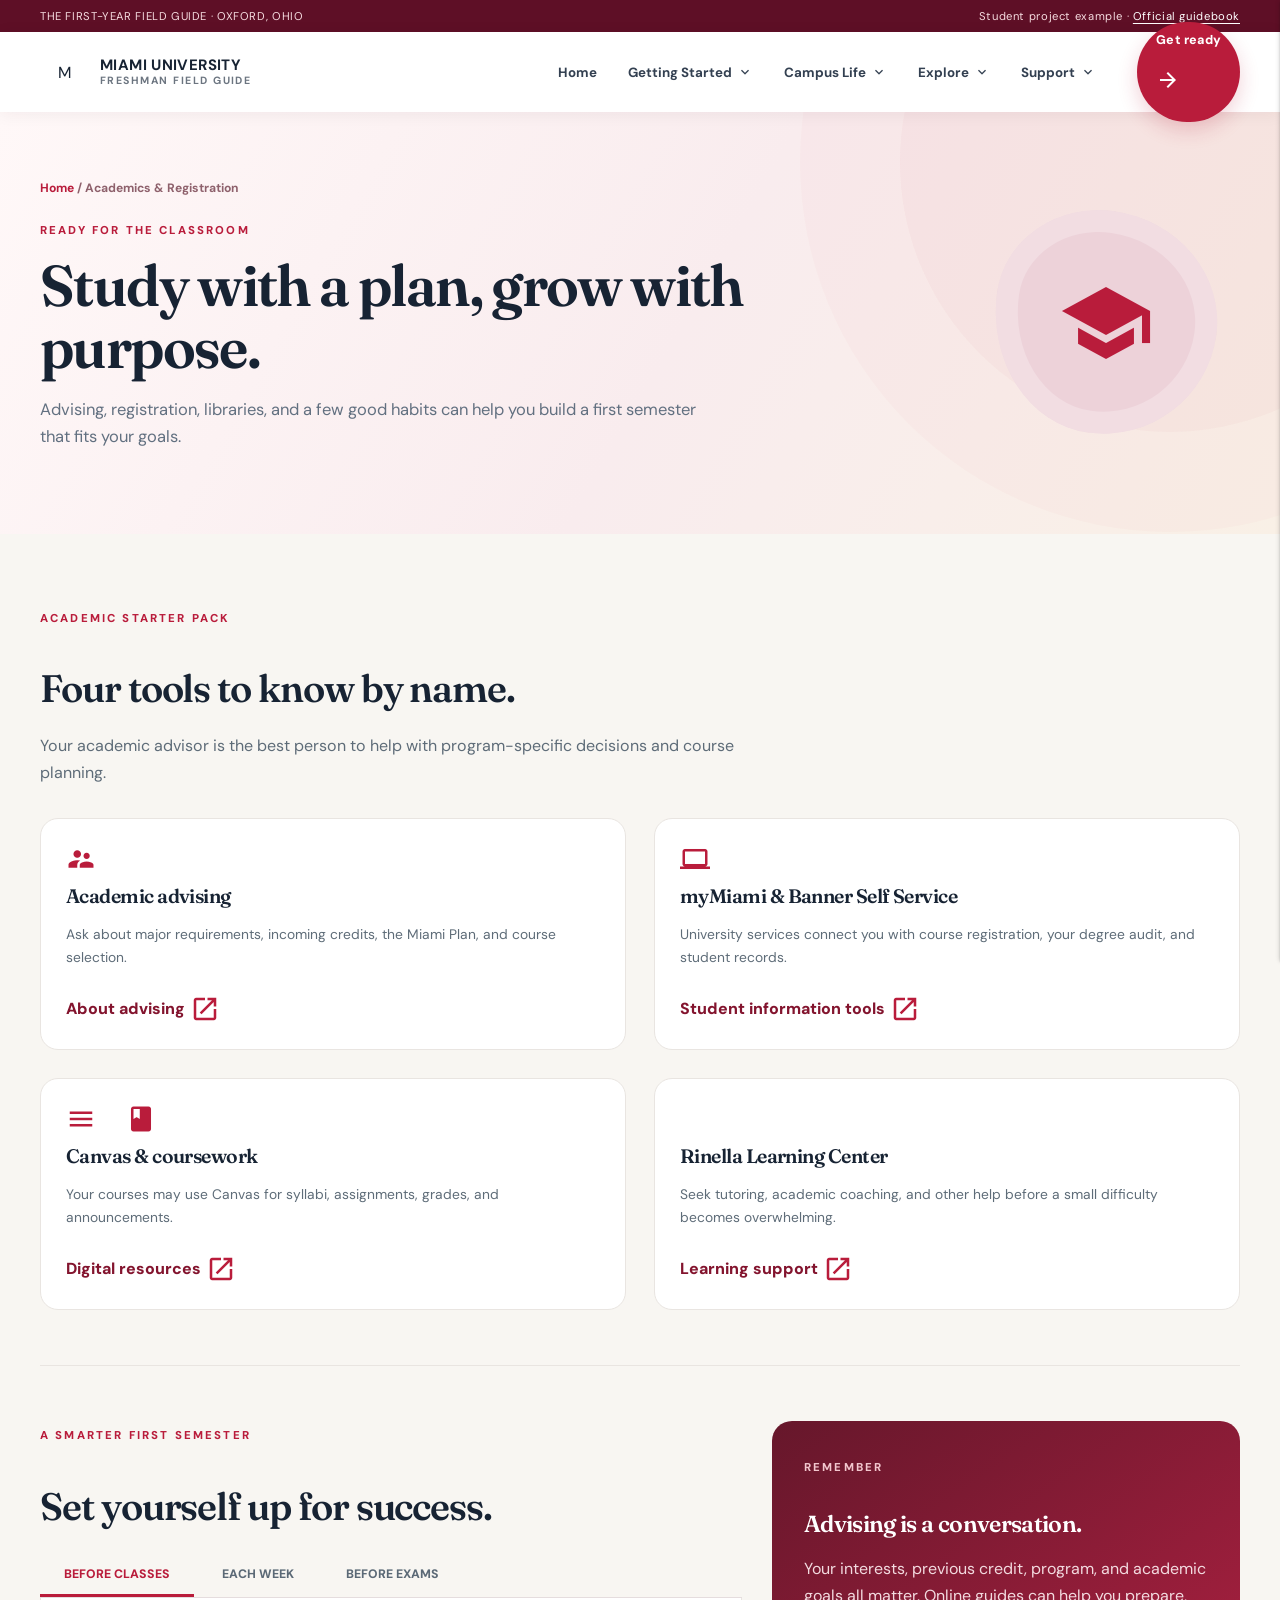
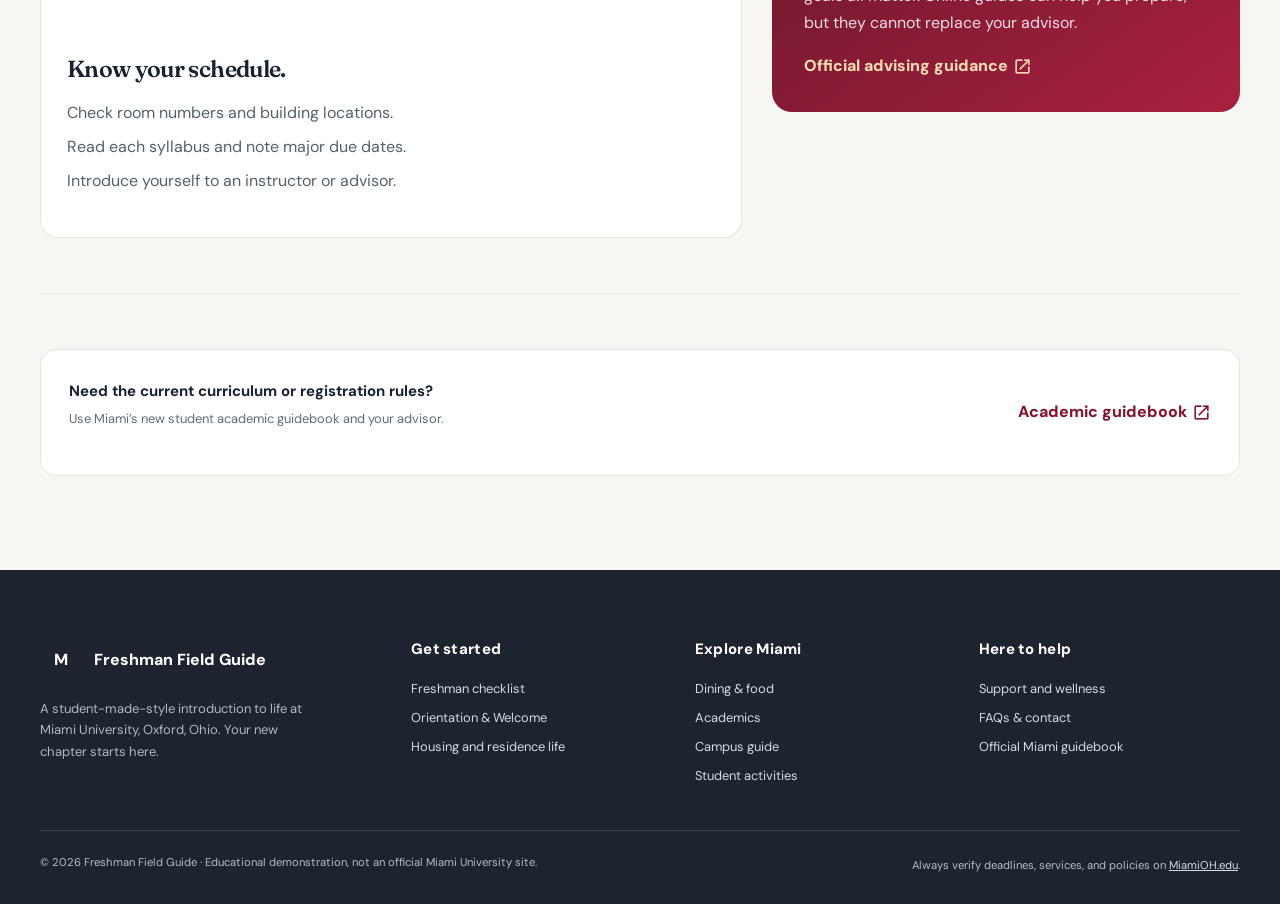
<file: academics.html>
<!DOCTYPE html>
<html lang="en">

<head>
    <meta charset="utf-8" />
    <meta name="viewport" content="width=device-width, initial-scale=1.0" />
    <title>Academics &amp; Registration | Miami Freshman Field Guide</title>
    <meta name="description" content="First-semester planning, student systems and academic support." />
    <link rel="icon" type="image/svg+xml" href="assets/favicon.svg" />
    <link rel="preconnect" href="https://fonts.googleapis.com" />
    <link rel="preconnect" href="https://fonts.gstatic.com" crossorigin />
    <link href="https://fonts.googleapis.com/css2?family=DM+Sans:wght@400;500;600;700;800&family=Fraunces:opsz,wght@9..144,500;9..144,600;9..144,700&display=swap" rel="stylesheet" />
    <link href="https://fonts.googleapis.com/icon?family=Material+Icons" rel="stylesheet" />
    <!-- Materialize CSS 1.0.0, from the official getting-started documentation -->
    <link rel="stylesheet" href="https://cdnjs.cloudflare.com/ajax/libs/materialize/1.0.0/css/materialize.min.css" />
    <link rel="stylesheet" href="css/styles.css" />
</head>

<body>
    <a href="#main-content" class="skip-link">Skip to content</a>
    <div class="site-topline">
        <div class="container"><span>THE FIRST-YEAR FIELD GUIDE · OXFORD, OHIO</span><span class="topline-right">Student project example · <a href="https://miamioh.edu/life-at-miami/new-students-orientation/orientation/guidebook/" target="_blank" rel="noopener noreferrer">Official guidebook</a></span></div>
    </div>
    <nav id="site-nav" aria-label="Primary navigation">
        <div class="nav-wrapper container">
            <a href="index.html" class="brand-link" aria-label="Miami Freshman Guide homepage"><span class="brand-mark" aria-hidden="true">M</span><span class="brand-wordmark"><b>MIAMI UNIVERSITY</b><small>FRESHMAN FIELD GUIDE</small></span></a>
            <div class="desktop-links"><a href="index.html" class="">Home</a><a href="#!" class="dropdown-trigger" data-target="drop-0" aria-label="Getting Started menu">Getting Started <i class="material-icons" aria-hidden="true">expand_more</i></a><a href="#!" class="dropdown-trigger" data-target="drop-1" aria-label="Campus Life menu">Campus Life <i class="material-icons" aria-hidden="true">expand_more</i></a><a href="#!" class="dropdown-trigger" data-target="drop-2" aria-label="Explore menu">Explore <i class="material-icons" aria-hidden="true">expand_more</i></a><a href="#!" class="dropdown-trigger" data-target="drop-3" aria-label="Support menu">Support <i class="material-icons" aria-hidden="true">expand_more</i></a></div><a class="nav-cta waves-effect waves-light" href="checklist.html">Get ready <i class="material-icons" aria-hidden="true">arrow_forward</i></a>
            <button type="button" class="menu-button sidenav-trigger" data-target="mobile-nav" aria-label="Open mobile menu" aria-controls="mobile-nav"><i class="material-icons" aria-hidden="true">menu</i></button>
        </div>
    </nav>
    <ul id="drop-0" class="dropdown-content">
        <li><a href="checklist.html">Freshman checklist</a></li>
        <li><a href="orientation.html">Orientation & Welcome</a></li>
    </ul>
    <ul id="drop-1" class="dropdown-content">
        <li><a href="housing.html">Housing & residence life</a></li>
        <li><a href="dining.html">Dining & food</a></li>
        <li><a href="activities.html">Clubs & activities</a></li>
    </ul>
    <ul id="drop-2" class="dropdown-content">
        <li><a href="academics.html">Academics & registration</a></li>
        <li><a href="campus.html">Campus & transportation</a></li>
        <li><a href="oxford.html">Oxford</a></li>        
    </ul>
    <ul id="drop-3" class="dropdown-content">
        <li><a href="support.html">Health & wellness</a></li>
        <li><a href="faq.html">FAQs & contact</a></li>
    </ul>
    <ul class="sidenav" id="mobile-nav" aria-label="Mobile navigation">
        <li>
            <div class="mobile-header"><b>MIAMI FIELD GUIDE</b>
                <p>Everything you need for day one.</p>
            </div>
        </li>
        <li><a href="index.html" class=""><i class="material-icons" aria-hidden="true">home</i> Home</a></li>
        <li>
            <div class="subnav-label">Get started</div>
        </li>
        <li><a href="checklist.html" class=""><i class="material-icons" aria-hidden="true">checklist</i> Freshman Checklist</a></li>
        <li><a href="orientation.html" class=""><i class="material-icons" aria-hidden="true">event</i> Orientation & Welcome</a></li>
        <li>
            <div class="subnav-label">Campus life</div>
        </li>
        <li><a href="housing.html" class=""><i class="material-icons" aria-hidden="true">hotel</i> Housing & Residence Life</a></li>
        <li><a href="dining.html" class=""><i class="material-icons" aria-hidden="true">restaurant</i> Dining & Food</a></li>
        <li>
            <div class="subnav-label">Academics</div>
        </li>
        <li><a href="academics.html" class=""><i class="material-icons" aria-hidden="true">school</i> Academics</a></li>
        <li><a href="campus.html" class=""><i class="material-icons" aria-hidden="true">map</i> Campus & Tranport</a></li>
        <li><a href="oxford.html" class=""><i class="material-icons" aria-hidden="true">local_activity</i> Oxford</a></li>
        <li>
            <div class="subnav-label">Explore</div>
        </li>
        <li><a href="activities.html" class=""><i class="material-icons" aria-hidden="true">groups</i> Clubs & Activities</a></li>
        <li><a href="support.html" class=""><i class="material-icons" aria-hidden="true">favorite</i> Wellness & Support</a></li>
        <li>
            <div class="subnav-label">Ask</div>
        </li>
        <li><a href="faq.html" class=""><i class="material-icons" aria-hidden="true">help_outline</i> FAQs & Contact</a></li>
    </ul>
    <main id="main-content">
        <section class="page-hero">
            <div class="container page-hero-grid">
                <div>
                    <div class="breadcrumbs"><a href="index.html">Home</a> / Academics &amp; Registration</div><span class="eyebrow">READY FOR THE CLASSROOM</span>
                    <h1>Study with a plan, grow with purpose.</h1>
                    <p>Advising, registration, libraries, and a few good habits can help you build a first semester that fits your goals.</p>
                </div>
                <div class="page-hero-icon" aria-hidden="true"><i class="material-icons" aria-hidden="true">school</i></div>
            </div>
        </section>
        <div class="container page-main">
            <div class="section-header"><span class="eyebrow">ACADEMIC STARTER PACK</span>
                <h2>Four tools to know by name.</h2>
                <p>Your academic advisor is the best person to help with program-specific decisions and course planning.</p>
            </div>
            <div class="two-col">
                <article class="info-card"><i class="material-icons" aria-hidden="true">supervisor_account</i>
                    <h3>Academic advising</h3>
                    <p>Ask about major requirements, incoming credits, the Miami Plan, and course selection.</p>
                    <div><a class="text-link" href="https://miamioh.edu/life-at-miami/new-students-orientation/orientation/guidebook/advising.html" target="_blank" rel="noopener noreferrer">About advising <i class="material-icons" aria-hidden="true">open_in_new</i></a></div>
                </article>
                <article class="info-card"><i class="material-icons" aria-hidden="true">computer</i>
                    <h3>myMiami &amp; Banner Self Service</h3>
                    <p>University services connect you with course registration, your degree audit, and student records.</p>
                    <div><a class="text-link" href="https://miamioh.edu/life-at-miami/new-students-orientation/orientation/guidebook/e-information.html" target="_blank" rel="noopener noreferrer">Student information tools <i class="material-icons" aria-hidden="true">open_in_new</i></a></div>
                </article>
                <article class="info-card"><i class="material-icons" aria-hidden="true">menu_book</i>
                    <h3>Canvas &amp; coursework</h3>
                    <p>Your courses may use Canvas for syllabi, assignments, grades, and announcements.</p>
                    <div><a class="text-link" href="https://miamioh.edu/life-at-miami/new-students-orientation/orientation/guidebook/e-information.html" target="_blank" rel="noopener noreferrer">Digital resources <i class="material-icons" aria-hidden="true">open_in_new</i></a></div>
                </article>
                <article class="info-card"><i class="material-icons" aria-hidden="true">support_agent</i>
                    <h3>Rinella Learning Center</h3>
                    <p>Seek tutoring, academic coaching, and other help before a small difficulty becomes overwhelming.</p>
                    <div><a class="text-link" href="https://miamioh.edu/centers-institutes/rinella-learning-center/" target="_blank" rel="noopener noreferrer">Learning support <i class="material-icons" aria-hidden="true">open_in_new</i></a></div>
                </article>
            </div>
            <hr class="section-break" />
            <div class="split-col">
                <section><span class="eyebrow">A SMARTER FIRST SEMESTER</span>
                    <h2>Set yourself up for success.</h2>
                    <ul id="academic-tabs" class="tabs">
                        <li class="tab"><a href="#startterm">Before classes</a></li>
                        <li class="tab"><a href="#duringterm">Each week</a></li>
                        <li class="tab"><a href="#beforeexam">Before exams</a></li>
                    </ul>
                    <div id="startterm" class="tab-body">
                        <h3>Know your schedule.</h3>
                        <ul class="clean-list">
                            <li>Check room numbers and building locations.</li>
                            <li>Read each syllabus and note major due dates.</li>
                            <li>Introduce yourself to an instructor or advisor.</li>
                        </ul>
                    </div>
                    <div id="duringterm" class="tab-body">
                        <h3>Build consistency.</h3>
                        <ul class="clean-list">
                            <li>Use a calendar for classes, deadlines, and study blocks.</li>
                            <li>Review notes for 15–20 minutes after class.</li>
                            <li>Ask questions in office hours when something is unclear.</li>
                        </ul>
                    </div>
                    <div id="beforeexam" class="tab-body">
                        <h3>Study actively.</h3>
                        <ul class="clean-list">
                            <li>Practice with sample problems and self-quizzes.</li>
                            <li>Start early rather than cramming the night before.</li>
                            <li>Use tutoring, study groups, and structured breaks.</li>
                        </ul>
                    </div>
                </section>
                <aside class="panel-highlight"><span class="eyebrow light">REMEMBER</span>
                    <h3>Advising is a conversation.</h3>
                    <p>Your interests, previous credit, program, and academic goals all matter. Online guides can help you prepare, but they cannot replace your advisor.</p><a class="text-link" href="https://miamioh.edu/life-at-miami/new-students-orientation/orientation/guidebook/advising.html" target="_blank" rel="noopener noreferrer">Official advising guidance <i class="material-icons" aria-hidden="true">open_in_new</i></a>
                </aside>
            </div>
            <hr class="section-break" />
            <div class="sources-strip">
                <div><b>Need the current curriculum or registration rules?</b>
                    <p class="small-note">Use Miami’s new student academic guidebook and your advisor.</p>
                </div><a class="text-link" href="https://miamioh.edu/life-at-miami/new-students-orientation/orientation/guidebook/" target="_blank" rel="noopener noreferrer">Academic guidebook <i class="material-icons" aria-hidden="true">open_in_new</i></a>
            </div>
        </div>
    </main>
    <footer class="site-footer">
        <div class="container">
            <div class="footer-grid">
                <div>
                    <div class="footer-brand"><span class="brand-mark" aria-hidden="true">M</span><span>Freshman Field Guide</span></div>
                    <p>A student-made-style introduction to life at Miami University, Oxford, Ohio. Your new chapter starts here.</p>
                </div>
                <div>
                    <h3>Get started</h3><a href="checklist.html">Freshman checklist</a><a href="orientation.html">Orientation & Welcome</a><a href="housing.html">Housing and residence life</a>
                </div>
                <div>
                    <h3>Explore Miami</h3><a href="dining.html">Dining & food</a><a href="academics.html">Academics</a><a href="campus.html">Campus guide</a><a href="activities.html">Student activities</a>
                </div>
                <div>
                    <h3>Here to help</h3><a href="support.html">Support and wellness</a><a href="faq.html">FAQs & contact</a><a href="https://miamioh.edu/life-at-miami/new-students-orientation/orientation/guidebook/" target="_blank" rel="noopener noreferrer">Official Miami guidebook</a>
                </div>
            </div>
            <div class="footer-bottom"><span>© 2026 Freshman Field Guide · Educational demonstration, not an official Miami University site.</span><span>Always verify deadlines, services, and policies on <a href="https://miamioh.edu/" target="_blank" rel="noopener noreferrer">MiamiOH.edu</a>.</span></div>
        </div>
    </footer>
    <!-- Materialize JavaScript must load before our custom JavaScript -->
    <script src="https://cdnjs.cloudflare.com/ajax/libs/materialize/1.0.0/js/materialize.min.js"></script>
    <script src="js/main.js"></script>
</body>

</html>
</file>
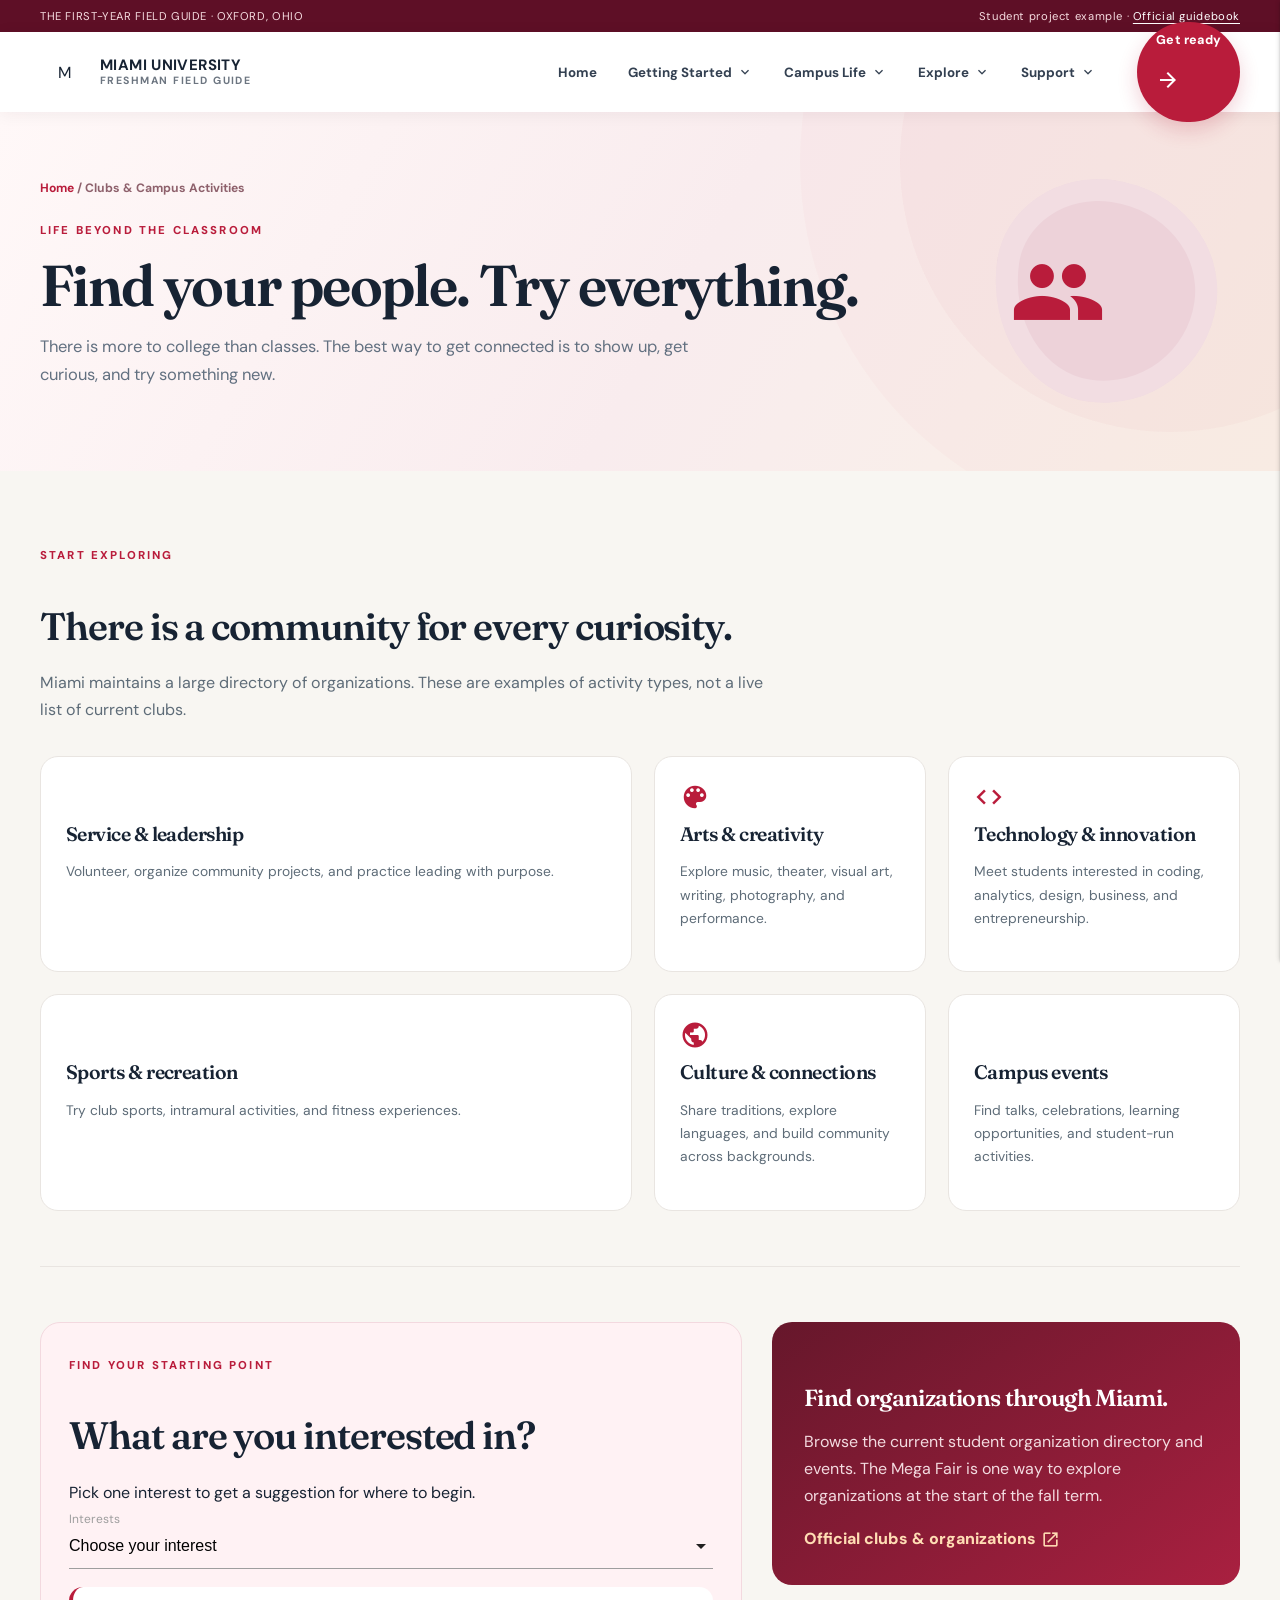
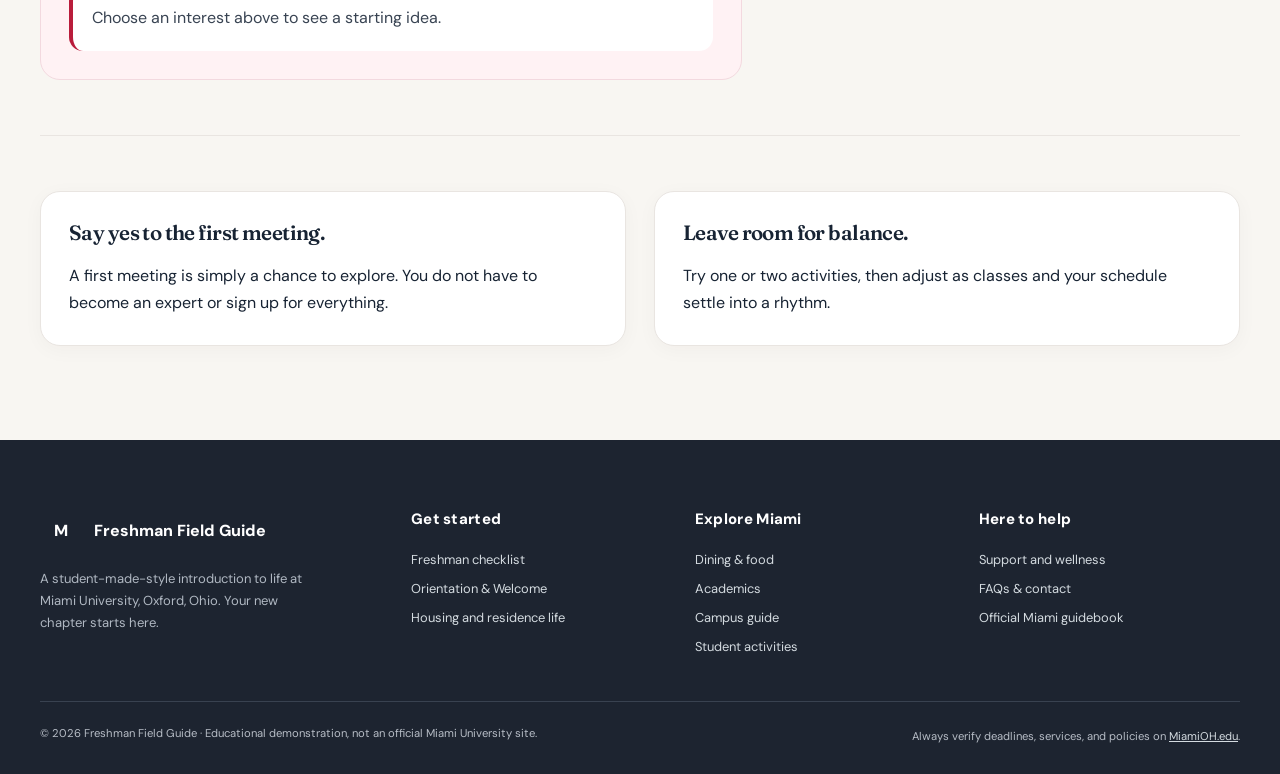
<file: activities.html>
<!DOCTYPE html>
<html lang="en">

<head>
    <meta charset="utf-8" />
    <meta name="viewport" content="width=device-width, initial-scale=1.0" />
    <title>Clubs &amp; Activities | Miami Freshman Field Guide</title>
    <meta name="description" content="Find activities and try an interactive student club interest picker." />
    <link rel="icon" type="image/svg+xml" href="assets/favicon.svg" />
    <link rel="preconnect" href="https://fonts.googleapis.com" />
    <link rel="preconnect" href="https://fonts.gstatic.com" crossorigin />
    <link href="https://fonts.googleapis.com/css2?family=DM+Sans:wght@400;500;600;700;800&family=Fraunces:opsz,wght@9..144,500;9..144,600;9..144,700&display=swap" rel="stylesheet" />
    <link href="https://fonts.googleapis.com/icon?family=Material+Icons" rel="stylesheet" />
    <!-- Materialize CSS 1.0.0, from the official getting-started documentation -->
    <link rel="stylesheet" href="https://cdnjs.cloudflare.com/ajax/libs/materialize/1.0.0/css/materialize.min.css" />
    <link rel="stylesheet" href="css/styles.css" />
</head>

<body>
    <a href="#main-content" class="skip-link">Skip to content</a>
    <div class="site-topline">
        <div class="container"><span>THE FIRST-YEAR FIELD GUIDE · OXFORD, OHIO</span><span class="topline-right">Student project example · <a href="https://miamioh.edu/life-at-miami/new-students-orientation/orientation/guidebook/" target="_blank" rel="noopener noreferrer">Official guidebook</a></span></div>
    </div>
    <nav id="site-nav" aria-label="Primary navigation">
        <div class="nav-wrapper container">
            <a href="index.html" class="brand-link" aria-label="Miami Freshman Guide homepage"><span class="brand-mark" aria-hidden="true">M</span><span class="brand-wordmark"><b>MIAMI UNIVERSITY</b><small>FRESHMAN FIELD GUIDE</small></span></a>
            <div class="desktop-links"><a href="index.html" class="">Home</a><a href="#!" class="dropdown-trigger" data-target="drop-0" aria-label="Getting Started menu">Getting Started <i class="material-icons" aria-hidden="true">expand_more</i></a><a href="#!" class="dropdown-trigger" data-target="drop-1" aria-label="Campus Life menu">Campus Life <i class="material-icons" aria-hidden="true">expand_more</i></a><a href="#!" class="dropdown-trigger" data-target="drop-2" aria-label="Explore menu">Explore <i class="material-icons" aria-hidden="true">expand_more</i></a><a href="#!" class="dropdown-trigger" data-target="drop-3" aria-label="Support menu">Support <i class="material-icons" aria-hidden="true">expand_more</i></a></div><a class="nav-cta waves-effect waves-light" href="checklist.html">Get ready <i class="material-icons" aria-hidden="true">arrow_forward</i></a>
            <button type="button" class="menu-button sidenav-trigger" data-target="mobile-nav" aria-label="Open mobile menu" aria-controls="mobile-nav"><i class="material-icons" aria-hidden="true">menu</i></button>
        </div>
    </nav>
    <ul id="drop-0" class="dropdown-content">
        <li><a href="checklist.html">Freshman checklist</a></li>
        <li><a href="orientation.html">Orientation & Welcome</a></li>
    </ul>
    <ul id="drop-1" class="dropdown-content">
        <li><a href="housing.html">Housing & residence life</a></li>
        <li><a href="dining.html">Dining & food</a></li>
        <li><a href="activities.html">Clubs & activities</a></li>
    </ul>
    <ul id="drop-2" class="dropdown-content">
        <li><a href="academics.html">Academics & registration</a></li>
        <li><a href="campus.html">Campus & transportation</a></li>
        <li><a href="oxford.html">Oxford</a></li>        
    </ul>
    <ul id="drop-3" class="dropdown-content">
        <li><a href="support.html">Health & wellness</a></li>
        <li><a href="faq.html">FAQs & contact</a></li>
    </ul>
    <ul class="sidenav" id="mobile-nav" aria-label="Mobile navigation">
        <li>
            <div class="mobile-header"><b>MIAMI FIELD GUIDE</b>
                <p>Everything you need for day one.</p>
            </div>
        </li>
        <li><a href="index.html" class=""><i class="material-icons" aria-hidden="true">home</i> Home</a></li>
        <li>
            <div class="subnav-label">Get started</div>
        </li>
        <li><a href="checklist.html" class=""><i class="material-icons" aria-hidden="true">checklist</i> Freshman Checklist</a></li>
        <li><a href="orientation.html" class=""><i class="material-icons" aria-hidden="true">event</i> Orientation & Welcome</a></li>
        <li>
            <div class="subnav-label">Campus life</div>
        </li>
        <li><a href="housing.html" class=""><i class="material-icons" aria-hidden="true">hotel</i> Housing & Residence Life</a></li>
        <li><a href="dining.html" class=""><i class="material-icons" aria-hidden="true">restaurant</i> Dining & Food</a></li>
        <li>
            <div class="subnav-label">Academics</div>
        </li>
        <li><a href="academics.html" class=""><i class="material-icons" aria-hidden="true">school</i> Academics</a></li>
        <li><a href="campus.html" class=""><i class="material-icons" aria-hidden="true">map</i> Campus & Tranport</a></li>
        <li><a href="oxford.html" class=""><i class="material-icons" aria-hidden="true">local_activity</i> Oxford</a></li>
        <li>
            <div class="subnav-label">Explore</div>
        </li>
        <li><a href="activities.html" class="active"><i class="material-icons" aria-hidden="true">groups</i> Clubs & Activities</a></li>
        <li><a href="support.html" class=""><i class="material-icons" aria-hidden="true">favorite</i> Wellness & Support</a></li>
        <li>
            <div class="subnav-label">Ask</div>
        </li>
        <li><a href="faq.html" class=""><i class="material-icons" aria-hidden="true">help_outline</i> FAQs & Contact</a></li>
    </ul>
    <main id="main-content">
        <section class="page-hero">
            <div class="container page-hero-grid">
                <div>
                    <div class="breadcrumbs"><a href="index.html">Home</a> / Clubs &amp; Campus Activities</div><span class="eyebrow">LIFE BEYOND THE CLASSROOM</span>
                    <h1>Find your people. Try everything.</h1>
                    <p>There is more to college than classes. The best way to get connected is to show up, get curious, and try something new.</p>
                </div>
                <div class="page-hero-icon" aria-hidden="true"><i class="material-icons" aria-hidden="true">groups</i></div>
            </div>
        </section>
        <div class="container page-main">
            <div class="section-header"><span class="eyebrow">START EXPLORING</span>
                <h2>There is a community for every curiosity.</h2>
                <p>Miami maintains a large directory of organizations. These are examples of activity types, not a live list of current clubs.</p>
            </div>
            <div class="three-col">
                <article class="info-card"><i class="material-icons" aria-hidden="true">volunteer_activism</i>
                    <h3>Service &amp; leadership</h3>
                    <p>Volunteer, organize community projects, and practice leading with purpose.</p>
                </article>
                <article class="info-card"><i class="material-icons" aria-hidden="true">palette</i>
                    <h3>Arts &amp; creativity</h3>
                    <p>Explore music, theater, visual art, writing, photography, and performance.</p>
                </article>
                <article class="info-card"><i class="material-icons" aria-hidden="true">code</i>
                    <h3>Technology &amp; innovation</h3>
                    <p>Meet students interested in coding, analytics, design, business, and entrepreneurship.</p>
                </article>
                <article class="info-card"><i class="material-icons" aria-hidden="true">sports_basketball</i>
                    <h3>Sports &amp; recreation</h3>
                    <p>Try club sports, intramural activities, and fitness experiences.</p>
                </article>
                <article class="info-card"><i class="material-icons" aria-hidden="true">public</i>
                    <h3>Culture &amp; connections</h3>
                    <p>Share traditions, explore languages, and build community across backgrounds.</p>
                </article>
                <article class="info-card"><i class="material-icons" aria-hidden="true">campaign</i>
                    <h3>Campus events</h3>
                    <p>Find talks, celebrations, learning opportunities, and student-run activities.</p>
                </article>
            </div>
            <hr class="section-break" />
            <div class="split-col">
                <div class="interactive-box"><span class="eyebrow">FIND YOUR STARTING POINT</span>
                    <h2>What are you interested in?</h2>
                    <p>Pick one interest to get a suggestion for where to begin.</p>
                    <div class="input-field"><select id="clubInterest" aria-label="Choose an interest">
                            <option value="" selected disabled>Choose your interest</option>
                            <option value="service">Volunteering & service</option>
                            <option value="creative">Arts & creativity</option>
                            <option value="technology">Technology & business</option>
                            <option value="sports">Sports & fitness</option>
                            <option value="culture">Culture & community</option>
                        </select><label for="clubInterest">Interests</label></div>
                    <div class="output-card" id="clubRecommendation" role="status" aria-live="polite">Choose an interest above to see a starting idea.</div>
                </div>
                <aside class="panel-highlight">
                    <h3>Find organizations through Miami.</h3>
                    <p>Browse the current student organization directory and events. The Mega Fair is one way to explore organizations at the start of the fall term.</p><a class="text-link" href="https://miamioh.edu/life-at-miami/student-involvement/clubs-organizations.html" target="_blank" rel="noopener noreferrer">Official clubs &amp; organizations <i class="material-icons" aria-hidden="true">open_in_new</i></a>
                </aside>
            </div>
            <hr class="section-break" />
            <div class="two-col">
                <div class="panel">
                    <h3>Say yes to the first meeting.</h3>
                    <p>A first meeting is simply a chance to explore. You do not have to become an expert or sign up for everything.</p>
                </div>
                <div class="panel">
                    <h3>Leave room for balance.</h3>
                    <p>Try one or two activities, then adjust as classes and your schedule settle into a rhythm.</p>
                </div>
            </div>
        </div>
    </main>
    <footer class="site-footer">
        <div class="container">
            <div class="footer-grid">
                <div>
                    <div class="footer-brand"><span class="brand-mark" aria-hidden="true">M</span><span>Freshman Field Guide</span></div>
                    <p>A student-made-style introduction to life at Miami University, Oxford, Ohio. Your new chapter starts here.</p>
                </div>
                <div>
                    <h3>Get started</h3><a href="checklist.html">Freshman checklist</a><a href="orientation.html">Orientation & Welcome</a><a href="housing.html">Housing and residence life</a>
                </div>
                <div>
                    <h3>Explore Miami</h3><a href="dining.html">Dining & food</a><a href="academics.html">Academics</a><a href="campus.html">Campus guide</a><a href="activities.html">Student activities</a>
                </div>
                <div>
                    <h3>Here to help</h3><a href="support.html">Support and wellness</a><a href="faq.html">FAQs & contact</a><a href="https://miamioh.edu/life-at-miami/new-students-orientation/orientation/guidebook/" target="_blank" rel="noopener noreferrer">Official Miami guidebook</a>
                </div>
            </div>
            <div class="footer-bottom"><span>© 2026 Freshman Field Guide · Educational demonstration, not an official Miami University site.</span><span>Always verify deadlines, services, and policies on <a href="https://miamioh.edu/" target="_blank" rel="noopener noreferrer">MiamiOH.edu</a>.</span></div>
        </div>
    </footer>
    <!-- Materialize JavaScript must load before our custom JavaScript -->
    <script src="https://cdnjs.cloudflare.com/ajax/libs/materialize/1.0.0/js/materialize.min.js"></script>
    <script src="js/main.js"></script>
</body>

</html>
</file>
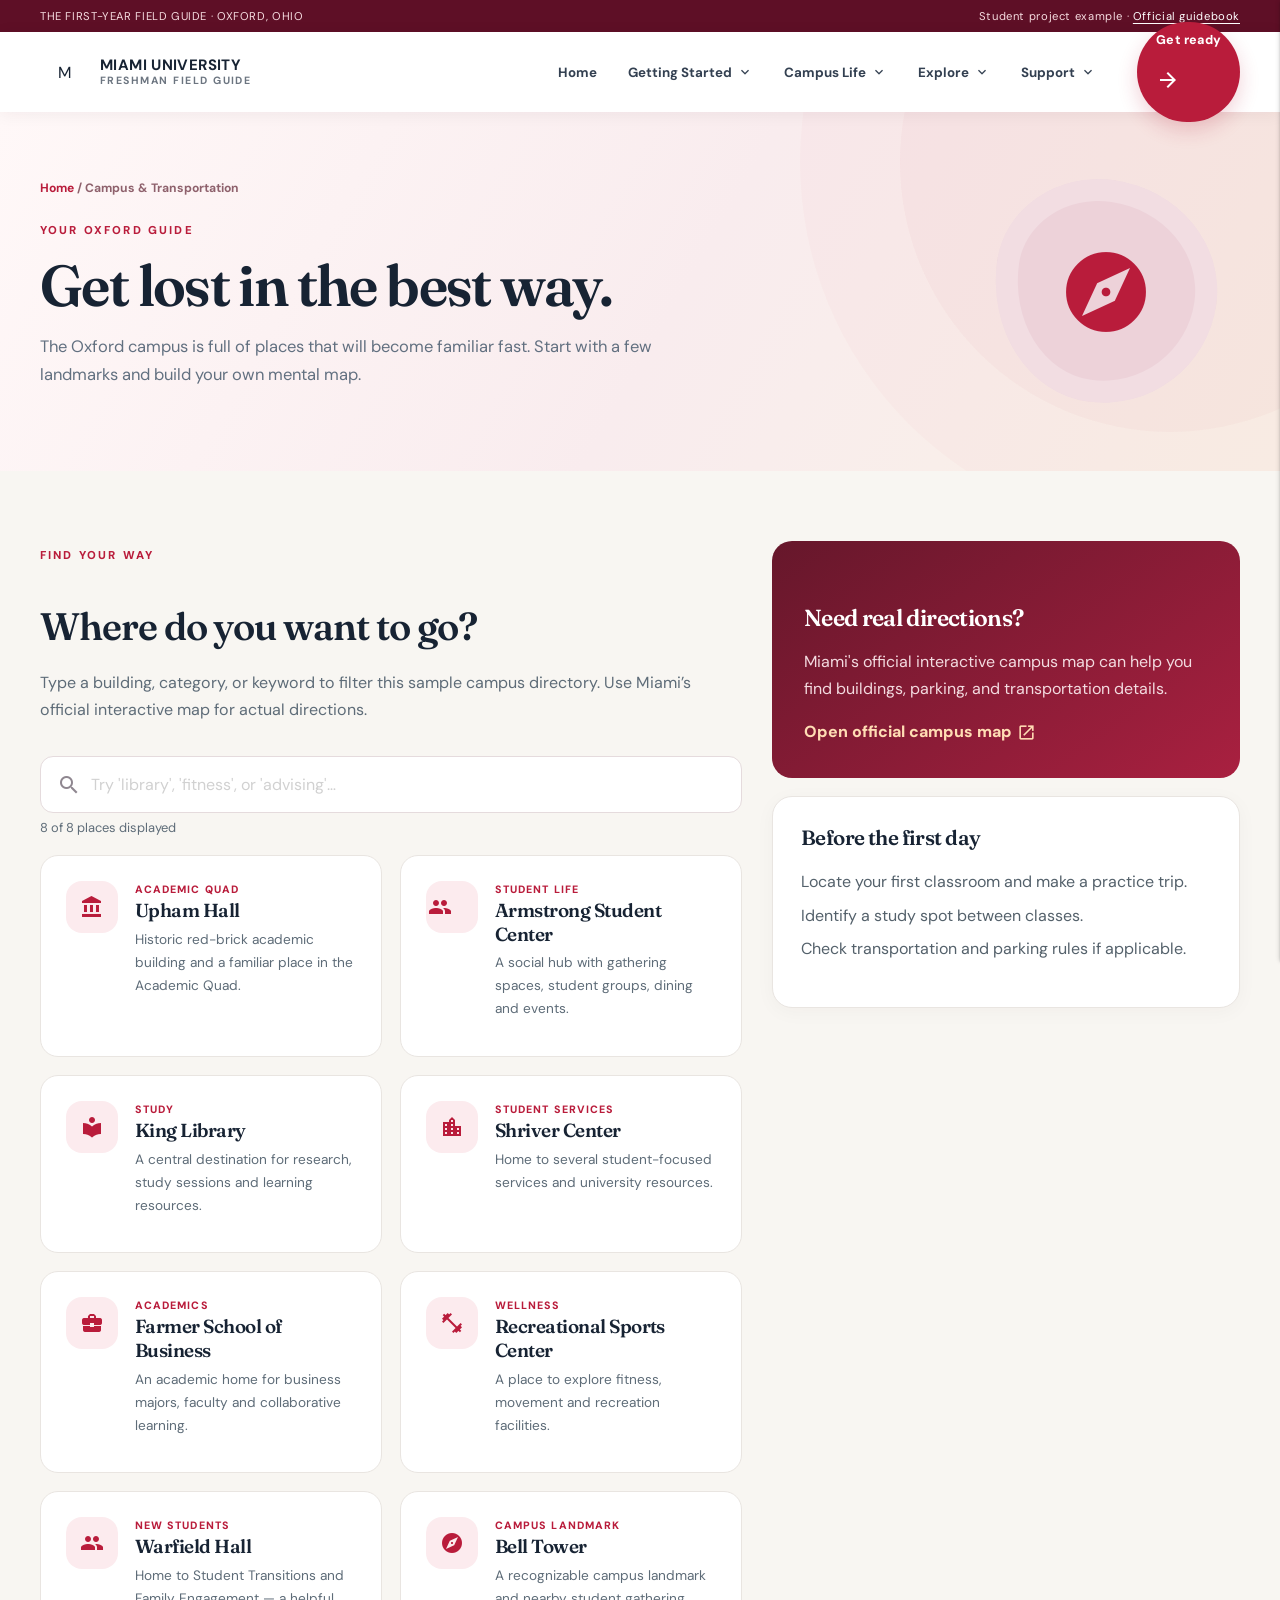
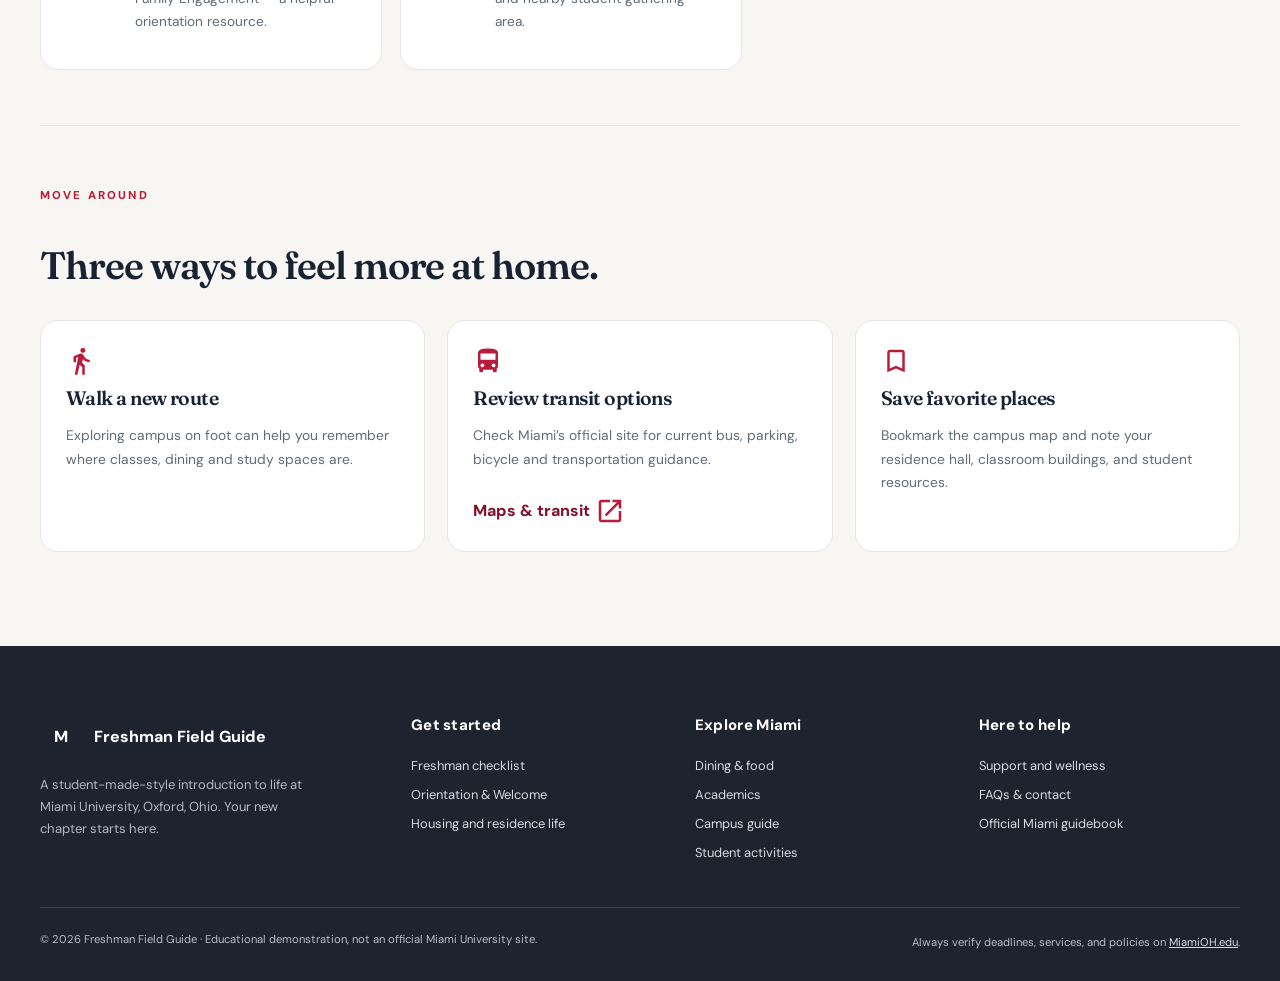
<file: campus.html>
<!DOCTYPE html>
<html lang="en">

<head>
    <meta charset="utf-8" />
    <meta name="viewport" content="width=device-width, initial-scale=1.0" />
    <title>Campus &amp; Transportation | Miami Freshman Field Guide</title>
    <meta name="description" content="Search a sample directory of major campus landmarks and resources." />
    <link rel="icon" type="image/svg+xml" href="assets/favicon.svg" />
    <link rel="preconnect" href="https://fonts.googleapis.com" />
    <link rel="preconnect" href="https://fonts.gstatic.com" crossorigin />
    <link href="https://fonts.googleapis.com/css2?family=DM+Sans:wght@400;500;600;700;800&family=Fraunces:opsz,wght@9..144,500;9..144,600;9..144,700&display=swap" rel="stylesheet" />
    <link href="https://fonts.googleapis.com/icon?family=Material+Icons" rel="stylesheet" />
    <!-- Materialize CSS 1.0.0, from the official getting-started documentation -->
    <link rel="stylesheet" href="https://cdnjs.cloudflare.com/ajax/libs/materialize/1.0.0/css/materialize.min.css" />
    <link rel="stylesheet" href="css/styles.css" />
</head>

<body>
    <a href="#main-content" class="skip-link">Skip to content</a>
    <div class="site-topline">
        <div class="container"><span>THE FIRST-YEAR FIELD GUIDE · OXFORD, OHIO</span><span class="topline-right">Student project example · <a href="https://miamioh.edu/life-at-miami/new-students-orientation/orientation/guidebook/" target="_blank" rel="noopener noreferrer">Official guidebook</a></span></div>
    </div>
    <nav id="site-nav" aria-label="Primary navigation">
        <div class="nav-wrapper container">
            <a href="index.html" class="brand-link" aria-label="Miami Freshman Guide homepage"><span class="brand-mark" aria-hidden="true">M</span><span class="brand-wordmark"><b>MIAMI UNIVERSITY</b><small>FRESHMAN FIELD GUIDE</small></span></a>
            <div class="desktop-links"><a href="index.html" class="">Home</a><a href="#!" class="dropdown-trigger" data-target="drop-0" aria-label="Getting Started menu">Getting Started <i class="material-icons" aria-hidden="true">expand_more</i></a><a href="#!" class="dropdown-trigger" data-target="drop-1" aria-label="Campus Life menu">Campus Life <i class="material-icons" aria-hidden="true">expand_more</i></a><a href="#!" class="dropdown-trigger" data-target="drop-2" aria-label="Explore menu">Explore <i class="material-icons" aria-hidden="true">expand_more</i></a><a href="#!" class="dropdown-trigger" data-target="drop-3" aria-label="Support menu">Support <i class="material-icons" aria-hidden="true">expand_more</i></a></div><a class="nav-cta waves-effect waves-light" href="checklist.html">Get ready <i class="material-icons" aria-hidden="true">arrow_forward</i></a>
            <button type="button" class="menu-button sidenav-trigger" data-target="mobile-nav" aria-label="Open mobile menu" aria-controls="mobile-nav"><i class="material-icons" aria-hidden="true">menu</i></button>
        </div>
    </nav>
    <ul id="drop-0" class="dropdown-content">
        <li><a href="checklist.html">Freshman checklist</a></li>
        <li><a href="orientation.html">Orientation & Welcome</a></li>
    </ul>
    <ul id="drop-1" class="dropdown-content">
        <li><a href="housing.html">Housing & residence life</a></li>
        <li><a href="dining.html">Dining & food</a></li>
        <li><a href="activities.html">Clubs & activities</a></li>
    </ul>
    <ul id="drop-2" class="dropdown-content">
        <li><a href="academics.html">Academics & registration</a></li>
        <li><a href="campus.html">Campus & transportation</a></li>
        <li><a href="oxford.html">Oxford</a></li>        
    </ul>
    <ul id="drop-3" class="dropdown-content">
        <li><a href="support.html">Health & wellness</a></li>
        <li><a href="faq.html">FAQs & contact</a></li>
    </ul>
    <ul class="sidenav" id="mobile-nav" aria-label="Mobile navigation">
        <li>
            <div class="mobile-header"><b>MIAMI FIELD GUIDE</b>
                <p>Everything you need for day one.</p>
            </div>
        </li>
        <li><a href="index.html" class=""><i class="material-icons" aria-hidden="true">home</i> Home</a></li>
        <li>
            <div class="subnav-label">Get started</div>
        </li>
        <li><a href="checklist.html" class=""><i class="material-icons" aria-hidden="true">checklist</i> Freshman Checklist</a></li>
        <li><a href="orientation.html" class=""><i class="material-icons" aria-hidden="true">event</i> Orientation & Welcome</a></li>
        <li>
            <div class="subnav-label">Campus life</div>
        </li>
        <li><a href="housing.html" class=""><i class="material-icons" aria-hidden="true">hotel</i> Housing & Residence Life</a></li>
        <li><a href="dining.html" class=""><i class="material-icons" aria-hidden="true">restaurant</i> Dining & Food</a></li>
        <li>
            <div class="subnav-label">Academics</div>
        </li>
        <li><a href="academics.html" class=""><i class="material-icons" aria-hidden="true">school</i> Academics</a></li>
        <li><a href="campus.html" class=""><i class="material-icons" aria-hidden="true">map</i> Campus & Tranport</a></li>
        <li><a href="oxford.html" class=""><i class="material-icons" aria-hidden="true">local_activity</i> Oxford</a></li>
        <li>
            <div class="subnav-label">Explore</div>
        </li>
        <li><a href="activities.html" class=""><i class="material-icons" aria-hidden="true">groups</i> Clubs & Activities</a></li>
        <li><a href="support.html" class=""><i class="material-icons" aria-hidden="true">favorite</i> Wellness & Support</a></li>
        <li>
            <div class="subnav-label">Ask</div>
        </li>
        <li><a href="faq.html" class=""><i class="material-icons" aria-hidden="true">help_outline</i> FAQs & Contact</a></li>
    </ul>
    <main id="main-content">
        <section class="page-hero">
            <div class="container page-hero-grid">
                <div>
                    <div class="breadcrumbs"><a href="index.html">Home</a> / Campus &amp; Transportation</div><span class="eyebrow">YOUR OXFORD GUIDE</span>
                    <h1>Get lost in the best way.</h1>
                    <p>The Oxford campus is full of places that will become familiar fast. Start with a few landmarks and build your own mental map.</p>
                </div>
                <div class="page-hero-icon" aria-hidden="true"><i class="material-icons" aria-hidden="true">explore</i></div>
            </div>
        </section>
        <div class="container page-main">
            <div class="split-col">
                <div>
                    <div class="section-header"><span class="eyebrow">FIND YOUR WAY</span>
                        <h2>Where do you want to go?</h2>
                        <p>Type a building, category, or keyword to filter this sample campus directory. Use Miami’s official interactive map for actual directions.</p>
                    </div>
                    <div class="search-field"><i class="material-icons" aria-hidden="true">search</i><label for="campusSearch" class="sr-only">Search campus buildings</label><input type="search" id="campusSearch" placeholder="Try 'library', 'fitness', or 'advising'…" autocomplete="off" /></div>
                    <p class="result-count" id="campusResultCount" aria-live="polite">8 of 8 places displayed</p>
                    <div class="directory-grid" style="margin-top:15px">
                        <article class="directory-card" data-campus-place data-keywords="historic arch academic">
                            <div class="round-icon"><i class="material-icons" aria-hidden="true">account_balance</i></div>
                            <div>
                                <div class="microtag">ACADEMIC QUAD</div>
                                <h3>Upham Hall</h3>
                                <p>Historic red-brick academic building and a familiar place in the Academic Quad.</p>
                            </div>
                        </article>
                        <article class="directory-card" data-campus-place data-keywords="armstrong center social events food">
                            <div class="round-icon"><i class="material-icons" aria-hidden="true">groups</i></div>
                            <div>
                                <div class="microtag">STUDENT LIFE</div>
                                <h3>Armstrong Student Center</h3>
                                <p>A social hub with gathering spaces, student groups, dining and events.</p>
                            </div>
                        </article>
                        <article class="directory-card" data-campus-place data-keywords="king library books research quiet">
                            <div class="round-icon"><i class="material-icons" aria-hidden="true">local_library</i></div>
                            <div>
                                <div class="microtag">STUDY</div>
                                <h3>King Library</h3>
                                <p>A central destination for research, study sessions and learning resources.</p>
                            </div>
                        </article>
                        <article class="directory-card" data-campus-place data-keywords="shriver services support">
                            <div class="round-icon"><i class="material-icons" aria-hidden="true">location_city</i></div>
                            <div>
                                <div class="microtag">STUDENT SERVICES</div>
                                <h3>Shriver Center</h3>
                                <p>Home to several student-focused services and university resources.</p>
                            </div>
                        </article>
                        <article class="directory-card" data-campus-place data-keywords="farmer business school classes">
                            <div class="round-icon"><i class="material-icons" aria-hidden="true">business_center</i></div>
                            <div>
                                <div class="microtag">ACADEMICS</div>
                                <h3>Farmer School of Business</h3>
                                <p>An academic home for business majors, faculty and collaborative learning.</p>
                            </div>
                        </article>
                        <article class="directory-card" data-campus-place data-keywords="rec center sports gym fitness">
                            <div class="round-icon"><i class="material-icons" aria-hidden="true">fitness_center</i></div>
                            <div>
                                <div class="microtag">WELLNESS</div>
                                <h3>Recreational Sports Center</h3>
                                <p>A place to explore fitness, movement and recreation facilities.</p>
                            </div>
                        </article>
                        <article class="directory-card" data-campus-place data-keywords="warfield orientation student transitions">
                            <div class="round-icon"><i class="material-icons" aria-hidden="true">people</i></div>
                            <div>
                                <div class="microtag">NEW STUDENTS</div>
                                <h3>Warfield Hall</h3>
                                <p>Home to Student Transitions and Family Engagement — a helpful orientation resource.</p>
                            </div>
                        </article>
                        <article class="directory-card" data-campus-place data-keywords="bell tower plaza center">
                            <div class="round-icon"><i class="material-icons" aria-hidden="true">explore</i></div>
                            <div>
                                <div class="microtag">CAMPUS LANDMARK</div>
                                <h3>Bell Tower</h3>
                                <p>A recognizable campus landmark and nearby student gathering area.</p>
                            </div>
                        </article>
                    </div>
                    <p class="no-results" id="campusNoResults" hidden>No places found. Try another keyword.</p>
                </div>
                <aside class="stack">
                    <div class="panel-highlight">
                        <h3>Need real directions?</h3>
                        <p>Miami's official interactive campus map can help you find buildings, parking, and transportation details.</p><a class="text-link" href="https://miamioh.edu/visit-miami/oxford-campus/maps-parking-and-transit.html" target="_blank" rel="noopener noreferrer">Open official campus map <i class="material-icons" aria-hidden="true">open_in_new</i></a>
                    </div>
                    <div class="panel">
                        <h3>Before the first day</h3>
                        <ul class="clean-list">
                            <li>Locate your first classroom and make a practice trip.</li>
                            <li>Identify a study spot between classes.</li>
                            <li>Check transportation and parking rules if applicable.</li>
                        </ul>
                    </div>
                </aside>
            </div>
            <hr class="section-break" />
            <div class="section-header"><span class="eyebrow">MOVE AROUND</span>
                <h2>Three ways to feel more at home.</h2>
            </div>
            <div class="three-col">
                <article class="info-card"><i class="material-icons" aria-hidden="true">directions_walk</i>
                    <h3>Walk a new route</h3>
                    <p>Exploring campus on foot can help you remember where classes, dining and study spaces are.</p>
                </article>
                <article class="info-card"><i class="material-icons" aria-hidden="true">directions_bus</i>
                    <h3>Review transit options</h3>
                    <p>Check Miami’s official site for current bus, parking, bicycle and transportation guidance.</p>
                    <div><a class="text-link" href="https://miamioh.edu/visit-miami/oxford-campus/maps-parking-and-transit.html" target="_blank" rel="noopener noreferrer">Maps &amp; transit <i class="material-icons" aria-hidden="true">open_in_new</i></a></div>
                </article>
                <article class="info-card"><i class="material-icons" aria-hidden="true">bookmark_border</i>
                    <h3>Save favorite places</h3>
                    <p>Bookmark the campus map and note your residence hall, classroom buildings, and student resources.</p>
                </article>
            </div>
        </div>
    </main>
    <footer class="site-footer">
        <div class="container">
            <div class="footer-grid">
                <div>
                    <div class="footer-brand"><span class="brand-mark" aria-hidden="true">M</span><span>Freshman Field Guide</span></div>
                    <p>A student-made-style introduction to life at Miami University, Oxford, Ohio. Your new chapter starts here.</p>
                </div>
                <div>
                    <h3>Get started</h3><a href="checklist.html">Freshman checklist</a><a href="orientation.html">Orientation & Welcome</a><a href="housing.html">Housing and residence life</a>
                </div>
                <div>
                    <h3>Explore Miami</h3><a href="dining.html">Dining & food</a><a href="academics.html">Academics</a><a href="campus.html">Campus guide</a><a href="activities.html">Student activities</a>
                </div>
                <div>
                    <h3>Here to help</h3><a href="support.html">Support and wellness</a><a href="faq.html">FAQs & contact</a><a href="https://miamioh.edu/life-at-miami/new-students-orientation/orientation/guidebook/" target="_blank" rel="noopener noreferrer">Official Miami guidebook</a>
                </div>
            </div>
            <div class="footer-bottom"><span>© 2026 Freshman Field Guide · Educational demonstration, not an official Miami University site.</span><span>Always verify deadlines, services, and policies on <a href="https://miamioh.edu/" target="_blank" rel="noopener noreferrer">MiamiOH.edu</a>.</span></div>
        </div>
    </footer>
    <!-- Materialize JavaScript must load before our custom JavaScript -->
    <script src="https://cdnjs.cloudflare.com/ajax/libs/materialize/1.0.0/js/materialize.min.js"></script>
    <script src="js/main.js"></script>
</body>

</html>
</file>
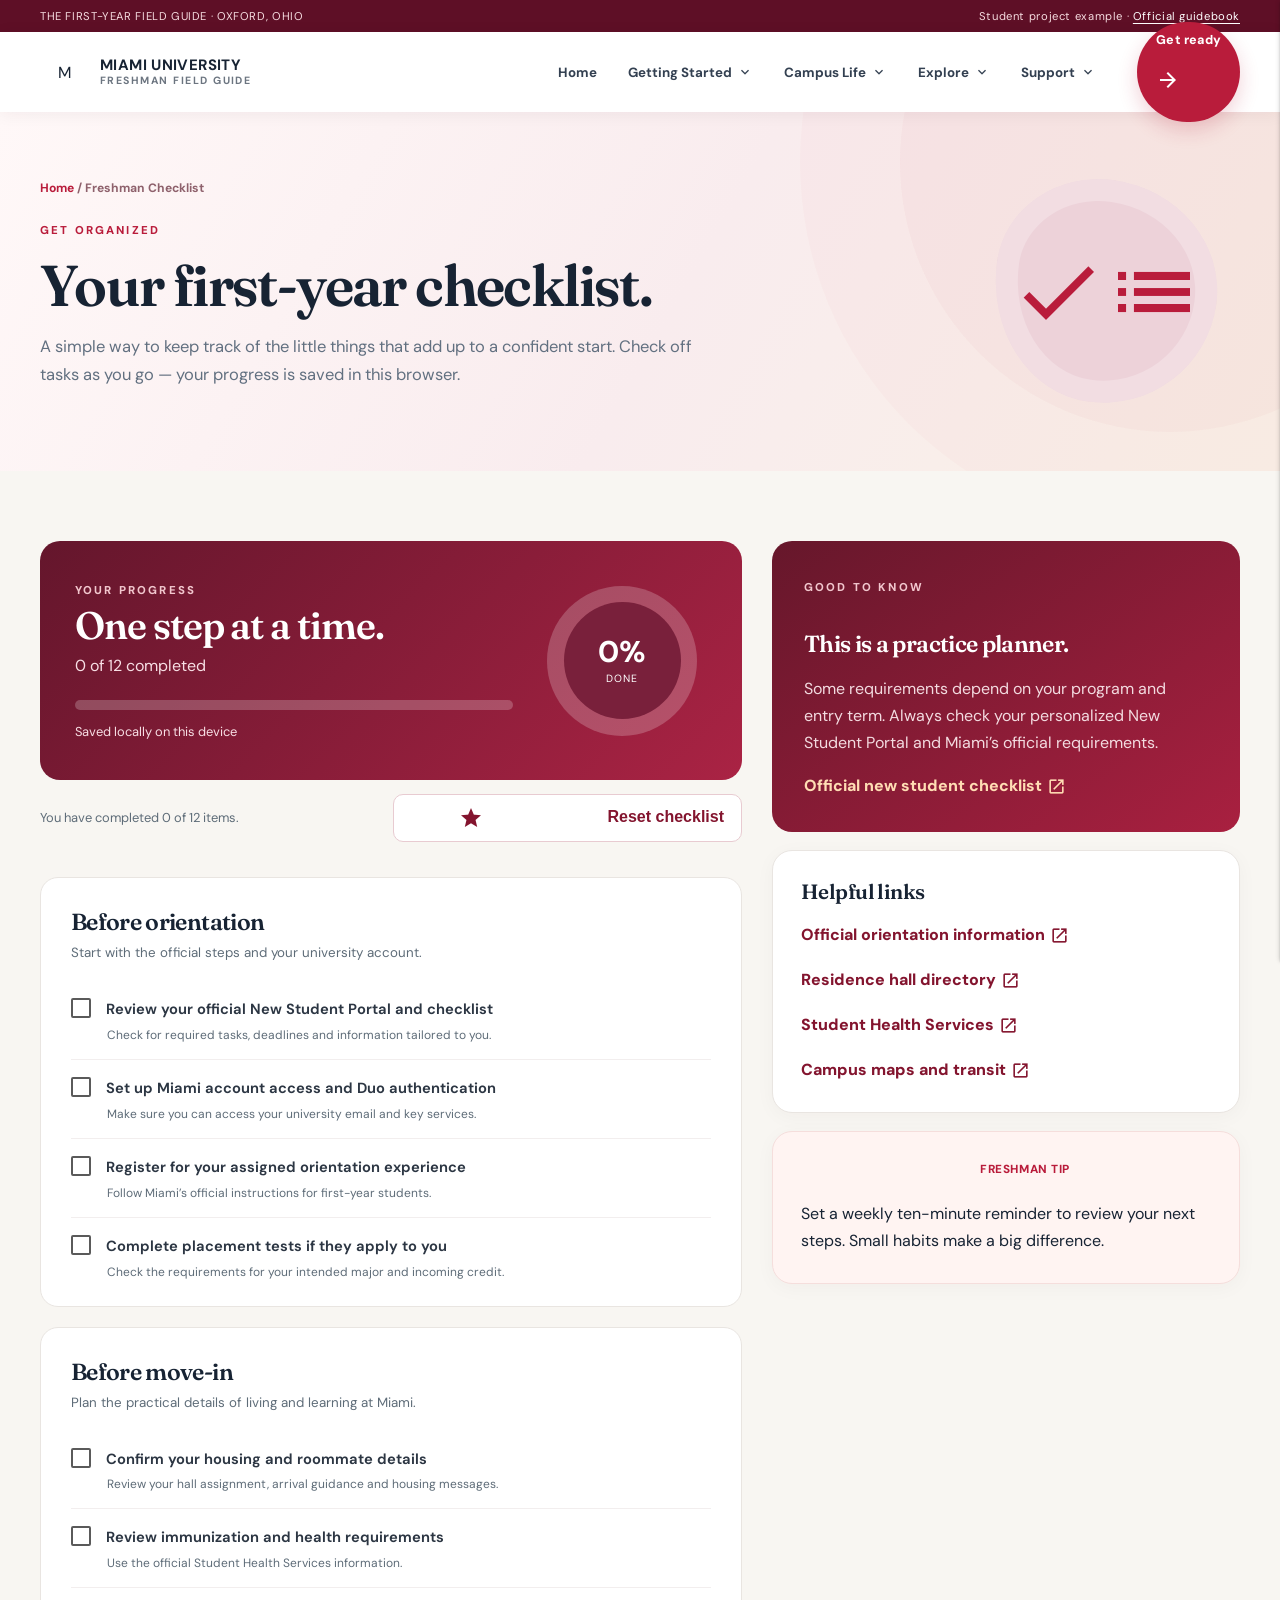
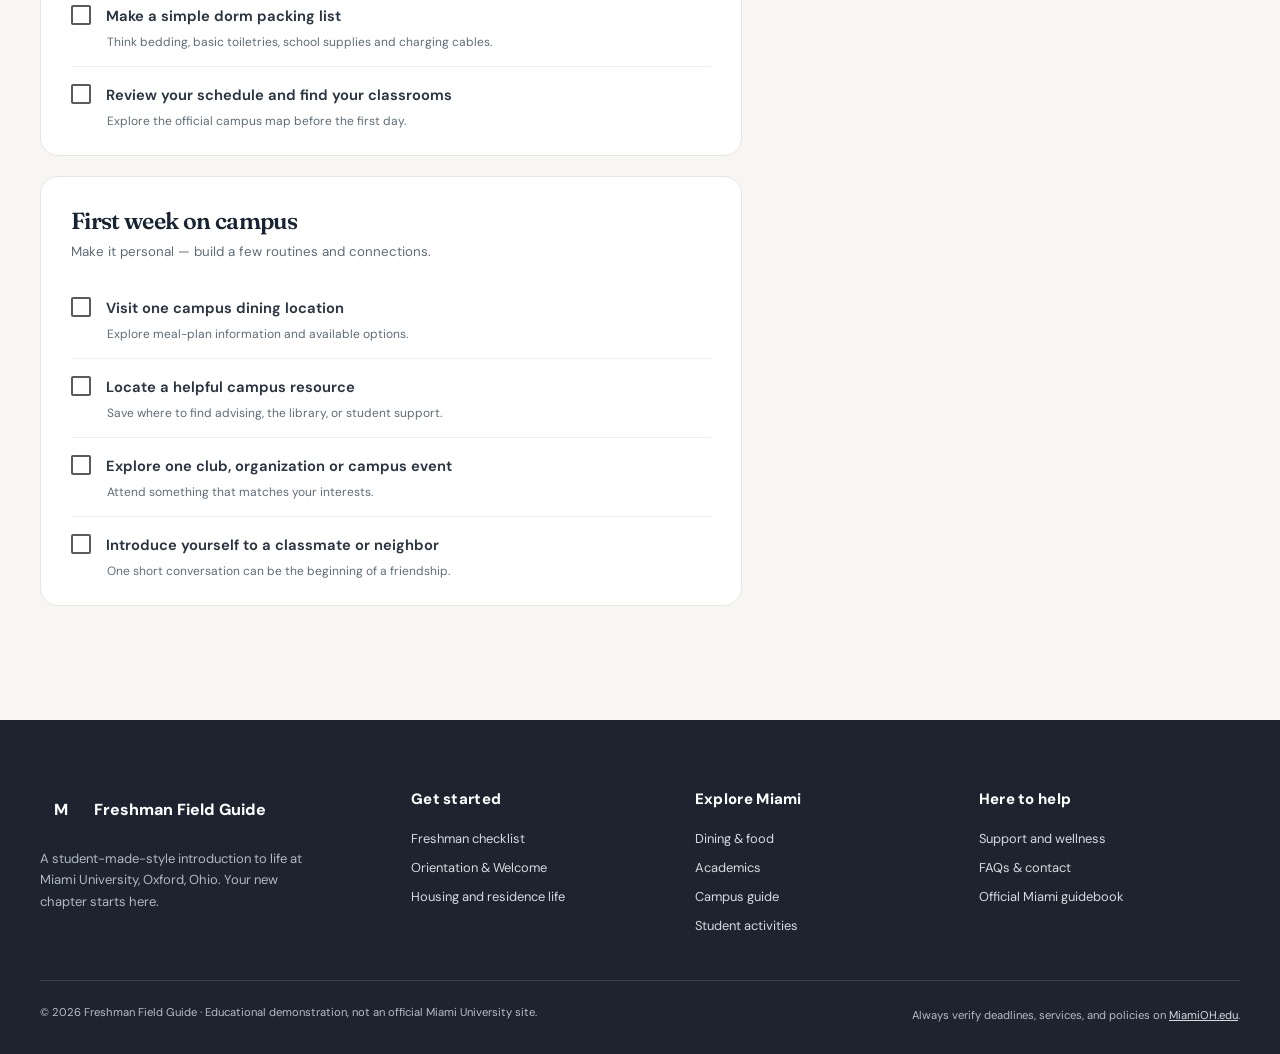
<file: checklist.html>
<!DOCTYPE html>
<html lang="en">

<head>
    <meta charset="utf-8" />
    <meta name="viewport" content="width=device-width, initial-scale=1.0" />
    <title>Freshman Checklist | Miami Freshman Field Guide</title>
    <meta name="description" content="An interactive first-year checklist with saved progress." />
    <link rel="icon" type="image/svg+xml" href="assets/favicon.svg" />
    <link rel="preconnect" href="https://fonts.googleapis.com" />
    <link rel="preconnect" href="https://fonts.gstatic.com" crossorigin />
    <link href="https://fonts.googleapis.com/css2?family=DM+Sans:wght@400;500;600;700;800&family=Fraunces:opsz,wght@9..144,500;9..144,600;9..144,700&display=swap" rel="stylesheet" />
    <link href="https://fonts.googleapis.com/icon?family=Material+Icons" rel="stylesheet" />
    <!-- Materialize CSS 1.0.0, from the official getting-started documentation -->
    <link rel="stylesheet" href="https://cdnjs.cloudflare.com/ajax/libs/materialize/1.0.0/css/materialize.min.css" />
    <link rel="stylesheet" href="css/styles.css" />
</head>

<body>
    <a href="#main-content" class="skip-link">Skip to content</a>
    <div class="site-topline">
        <div class="container"><span>THE FIRST-YEAR FIELD GUIDE · OXFORD, OHIO</span><span class="topline-right">Student project example · <a href="https://miamioh.edu/life-at-miami/new-students-orientation/orientation/guidebook/" target="_blank" rel="noopener noreferrer">Official guidebook</a></span></div>
    </div>
    <nav id="site-nav" aria-label="Primary navigation">
        <div class="nav-wrapper container">
            <a href="index.html" class="brand-link" aria-label="Miami Freshman Guide homepage"><span class="brand-mark" aria-hidden="true">M</span><span class="brand-wordmark"><b>MIAMI UNIVERSITY</b><small>FRESHMAN FIELD GUIDE</small></span></a>
            <div class="desktop-links"><a href="index.html" class="">Home</a><a href="#!" class="dropdown-trigger" data-target="drop-0" aria-label="Getting Started menu">Getting Started <i class="material-icons" aria-hidden="true">expand_more</i></a><a href="#!" class="dropdown-trigger" data-target="drop-1" aria-label="Campus Life menu">Campus Life <i class="material-icons" aria-hidden="true">expand_more</i></a><a href="#!" class="dropdown-trigger" data-target="drop-2" aria-label="Explore menu">Explore <i class="material-icons" aria-hidden="true">expand_more</i></a><a href="#!" class="dropdown-trigger" data-target="drop-3" aria-label="Support menu">Support <i class="material-icons" aria-hidden="true">expand_more</i></a></div><a class="nav-cta waves-effect waves-light" href="checklist.html">Get ready <i class="material-icons" aria-hidden="true">arrow_forward</i></a>
            <button type="button" class="menu-button sidenav-trigger" data-target="mobile-nav" aria-label="Open mobile menu" aria-controls="mobile-nav"><i class="material-icons" aria-hidden="true">menu</i></button>
        </div>
    </nav>
    <ul id="drop-0" class="dropdown-content">
        <li><a href="checklist.html">Freshman checklist</a></li>
        <li><a href="orientation.html">Orientation & Welcome</a></li>
    </ul>
    <ul id="drop-1" class="dropdown-content">
        <li><a href="housing.html">Housing & residence life</a></li>
        <li><a href="dining.html">Dining & food</a></li>
        <li><a href="activities.html">Clubs & activities</a></li>
    </ul>
    <ul id="drop-2" class="dropdown-content">
        <li><a href="academics.html">Academics & registration</a></li>
        <li><a href="campus.html">Campus & transportation</a></li>
        <li><a href="oxford.html">Oxford</a></li>        
    </ul>
    <ul id="drop-3" class="dropdown-content">
        <li><a href="support.html">Health & wellness</a></li>
        <li><a href="faq.html">FAQs & contact</a></li>
    </ul>
    <ul class="sidenav" id="mobile-nav" aria-label="Mobile navigation">
        <li>
            <div class="mobile-header"><b>MIAMI FIELD GUIDE</b>
                <p>Everything you need for day one.</p>
            </div>
        </li>
        <li><a href="index.html" class=""><i class="material-icons" aria-hidden="true">home</i> Home</a></li>
        <li>
            <div class="subnav-label">Get started</div>
        </li>
        <li><a href="checklist.html" class="active"><i class="material-icons" aria-hidden="true">checklist</i> Freshman Checklist</a></li>
        <li><a href="orientation.html" class=""><i class="material-icons" aria-hidden="true">event</i> Orientation & Welcome</a></li>
        <li>
            <div class="subnav-label">Campus life</div>
        </li>
        <li><a href="housing.html" class=""><i class="material-icons" aria-hidden="true">hotel</i> Housing & Residence Life</a></li>
        <li><a href="dining.html" class=""><i class="material-icons" aria-hidden="true">restaurant</i> Dining & Food</a></li>
        <li>
            <div class="subnav-label">Academics</div>
        </li>
        <li><a href="academics.html" class=""><i class="material-icons" aria-hidden="true">school</i> Academics</a></li>
        <li><a href="campus.html" class=""><i class="material-icons" aria-hidden="true">map</i> Campus & Tranport</a></li>
        <li><a href="oxford.html" class=""><i class="material-icons" aria-hidden="true">local_activity</i> Oxford</a></li>
        <li>
            <div class="subnav-label">Explore</div>
        </li>
        <li><a href="activities.html" class=""><i class="material-icons" aria-hidden="true">groups</i> Clubs & Activities</a></li>
        <li><a href="support.html" class=""><i class="material-icons" aria-hidden="true">favorite</i> Wellness & Support</a></li>
        <li>
            <div class="subnav-label">Ask</div>
        </li>
        <li><a href="faq.html" class=""><i class="material-icons" aria-hidden="true">help_outline</i> FAQs & Contact</a></li>
    </ul>
    <main id="main-content">
        <section class="page-hero">
            <div class="container page-hero-grid">
                <div>
                    <div class="breadcrumbs"><a href="index.html">Home</a> / Freshman Checklist</div><span class="eyebrow">GET ORGANIZED</span>
                    <h1>Your first-year checklist.</h1>
                    <p>A simple way to keep track of the little things that add up to a confident start. Check off tasks as you go — your progress is saved in this browser.</p>
                </div>
                <div class="page-hero-icon" aria-hidden="true"><i class="material-icons" aria-hidden="true">checklist</i></div>
            </div>
        </section>
        <div class="container page-main">
            <div class="split-col">
                <div>
                    <div class="progress-wrap">
                        <div><span class="eyebrow light">YOUR PROGRESS</span>
                            <h2>One step at a time.</h2>
                            <p id="completedNumber">0 of 12 completed</p>
                            <div class="progress">
                                <div id="checklistProgress" class="determinate" style="width:0%"></div>
                            </div><span class="small-note" style="color:#f8dfe5">Saved locally on this device</span>
                        </div>
                        <div class="progress-donut" id="progressDonut" role="progressbar" aria-label="Checklist completion" aria-valuemin="0" aria-valuemax="100" aria-valuenow="0">
                            <div class="progress-donut-inner"><b id="completedPercent">0%</b><small>done</small></div>
                        </div>
                    </div>
                    <div class="checklist-actions"><span id="checklistAnnouncement" class="small-note" role="status" aria-live="polite">You have completed 0 of 12 items.</span><button type="button" class="reset-btn" id="resetChecklist"><i class="material-icons" aria-hidden="true">restart_alt</i> Reset checklist</button></div>
                    <div data-checklist>
                        <section class="checklist-group">
                            <h3>Before orientation</h3>
                            <p class="group-subtitle">Start with the official steps and your university account.</p>
                            <div class="check-item"><label for="ck-access"><input id="ck-access" class="filled-in" type="checkbox" /><span>Review your official New Student Portal and checklist</span></label><small>Check for required tasks, deadlines and information tailored to you.</small></div>
                            <div class="check-item"><label for="ck-duo"><input id="ck-duo" class="filled-in" type="checkbox" /><span>Set up Miami account access and Duo authentication</span></label><small>Make sure you can access your university email and key services.</small></div>
                            <div class="check-item"><label for="ck-orientation"><input id="ck-orientation" class="filled-in" type="checkbox" /><span>Register for your assigned orientation experience</span></label><small>Follow Miami’s official instructions for first-year students.</small></div>
                            <div class="check-item"><label for="ck-placement"><input id="ck-placement" class="filled-in" type="checkbox" /><span>Complete placement tests if they apply to you</span></label><small>Check the requirements for your intended major and incoming credit.</small></div>
                        </section>
                        <section class="checklist-group">
                            <h3>Before move-in</h3>
                            <p class="group-subtitle">Plan the practical details of living and learning at Miami.</p>
                            <div class="check-item"><label for="ck-housing"><input id="ck-housing" class="filled-in" type="checkbox" /><span>Confirm your housing and roommate details</span></label><small>Review your hall assignment, arrival guidance and housing messages.</small></div>
                            <div class="check-item"><label for="ck-health"><input id="ck-health" class="filled-in" type="checkbox" /><span>Review immunization and health requirements</span></label><small>Use the official Student Health Services information.</small></div>
                            <div class="check-item"><label for="ck-packing"><input id="ck-packing" class="filled-in" type="checkbox" /><span>Make a simple dorm packing list</span></label><small>Think bedding, basic toiletries, school supplies and charging cables.</small></div>
                            <div class="check-item"><label for="ck-classes"><input id="ck-classes" class="filled-in" type="checkbox" /><span>Review your schedule and find your classrooms</span></label><small>Explore the official campus map before the first day.</small></div>
                        </section>
                        <section class="checklist-group">
                            <h3>First week on campus</h3>
                            <p class="group-subtitle">Make it personal — build a few routines and connections.</p>
                            <div class="check-item"><label for="ck-dining"><input id="ck-dining" class="filled-in" type="checkbox" /><span>Visit one campus dining location</span></label><small>Explore meal-plan information and available options.</small></div>
                            <div class="check-item"><label for="ck-help"><input id="ck-help" class="filled-in" type="checkbox" /><span>Locate a helpful campus resource</span></label><small>Save where to find advising, the library, or student support.</small></div>
                            <div class="check-item"><label for="ck-clubs"><input id="ck-clubs" class="filled-in" type="checkbox" /><span>Explore one club, organization or campus event</span></label><small>Attend something that matches your interests.</small></div>
                            <div class="check-item"><label for="ck-hello"><input id="ck-hello" class="filled-in" type="checkbox" /><span>Introduce yourself to a classmate or neighbor</span></label><small>One short conversation can be the beginning of a friendship.</small></div>
                        </section>
                    </div>
                </div>
                <aside class="stack">
                    <div class="panel-highlight"><span class="eyebrow light">GOOD TO KNOW</span>
                        <h3>This is a practice planner.</h3>
                        <p>Some requirements depend on your program and entry term. Always check your personalized New Student Portal and Miami’s official requirements.</p><a class="text-link" href="https://miamioh.edu/life-at-miami/new-students-orientation/transition/new-student-checklist/" target="_blank" rel="noopener noreferrer">Official new student checklist <i class="material-icons" aria-hidden="true">open_in_new</i></a>
                    </div>
                    <div class="panel">
                        <h3>Helpful links</h3>
                        <div class="stack"><a class="text-link" href="https://miamioh.edu/life-at-miami/new-students-orientation/orientation/first-year-orientation/" target="_blank" rel="noopener noreferrer">Official orientation information <i class="material-icons" aria-hidden="true">open_in_new</i></a><a class="text-link" href="https://miamioh.edu/life-at-miami/living-on-campus/housing/residence-halls/" target="_blank" rel="noopener noreferrer">Residence hall directory <i class="material-icons" aria-hidden="true">open_in_new</i></a><a class="text-link" href="https://miamioh.edu/life-at-miami/health-well-being/student-health-services/" target="_blank" rel="noopener noreferrer">Student Health Services <i class="material-icons" aria-hidden="true">open_in_new</i></a><a class="text-link" href="https://miamioh.edu/visit-miami/oxford-campus/maps-parking-and-transit.html" target="_blank" rel="noopener noreferrer">Campus maps and transit <i class="material-icons" aria-hidden="true">open_in_new</i></a></div>
                    </div>
                    <div class="panel soft"><span class="icon-label"><i class="material-icons" aria-hidden="true">lightbulb</i> FRESHMAN TIP</span>
                        <p style="margin-top:13px">Set a weekly ten-minute reminder to review your next steps. Small habits make a big difference.</p>
                    </div>
                </aside>
            </div>
        </div>
    </main>
    <footer class="site-footer">
        <div class="container">
            <div class="footer-grid">
                <div>
                    <div class="footer-brand"><span class="brand-mark" aria-hidden="true">M</span><span>Freshman Field Guide</span></div>
                    <p>A student-made-style introduction to life at Miami University, Oxford, Ohio. Your new chapter starts here.</p>
                </div>
                <div>
                    <h3>Get started</h3><a href="checklist.html">Freshman checklist</a><a href="orientation.html">Orientation & Welcome</a><a href="housing.html">Housing and residence life</a>
                </div>
                <div>
                    <h3>Explore Miami</h3><a href="dining.html">Dining & food</a><a href="academics.html">Academics</a><a href="campus.html">Campus guide</a><a href="activities.html">Student activities</a>
                </div>
                <div>
                    <h3>Here to help</h3><a href="support.html">Support and wellness</a><a href="faq.html">FAQs & contact</a><a href="https://miamioh.edu/life-at-miami/new-students-orientation/orientation/guidebook/" target="_blank" rel="noopener noreferrer">Official Miami guidebook</a>
                </div>
            </div>
            <div class="footer-bottom"><span>© 2026 Freshman Field Guide · Educational demonstration, not an official Miami University site.</span><span>Always verify deadlines, services, and policies on <a href="https://miamioh.edu/" target="_blank" rel="noopener noreferrer">MiamiOH.edu</a>.</span></div>
        </div>
    </footer>
    <!-- Materialize JavaScript must load before our custom JavaScript -->
    <script src="https://cdnjs.cloudflare.com/ajax/libs/materialize/1.0.0/js/materialize.min.js"></script>
    <script src="js/main.js"></script>
</body>

</html>
</file>
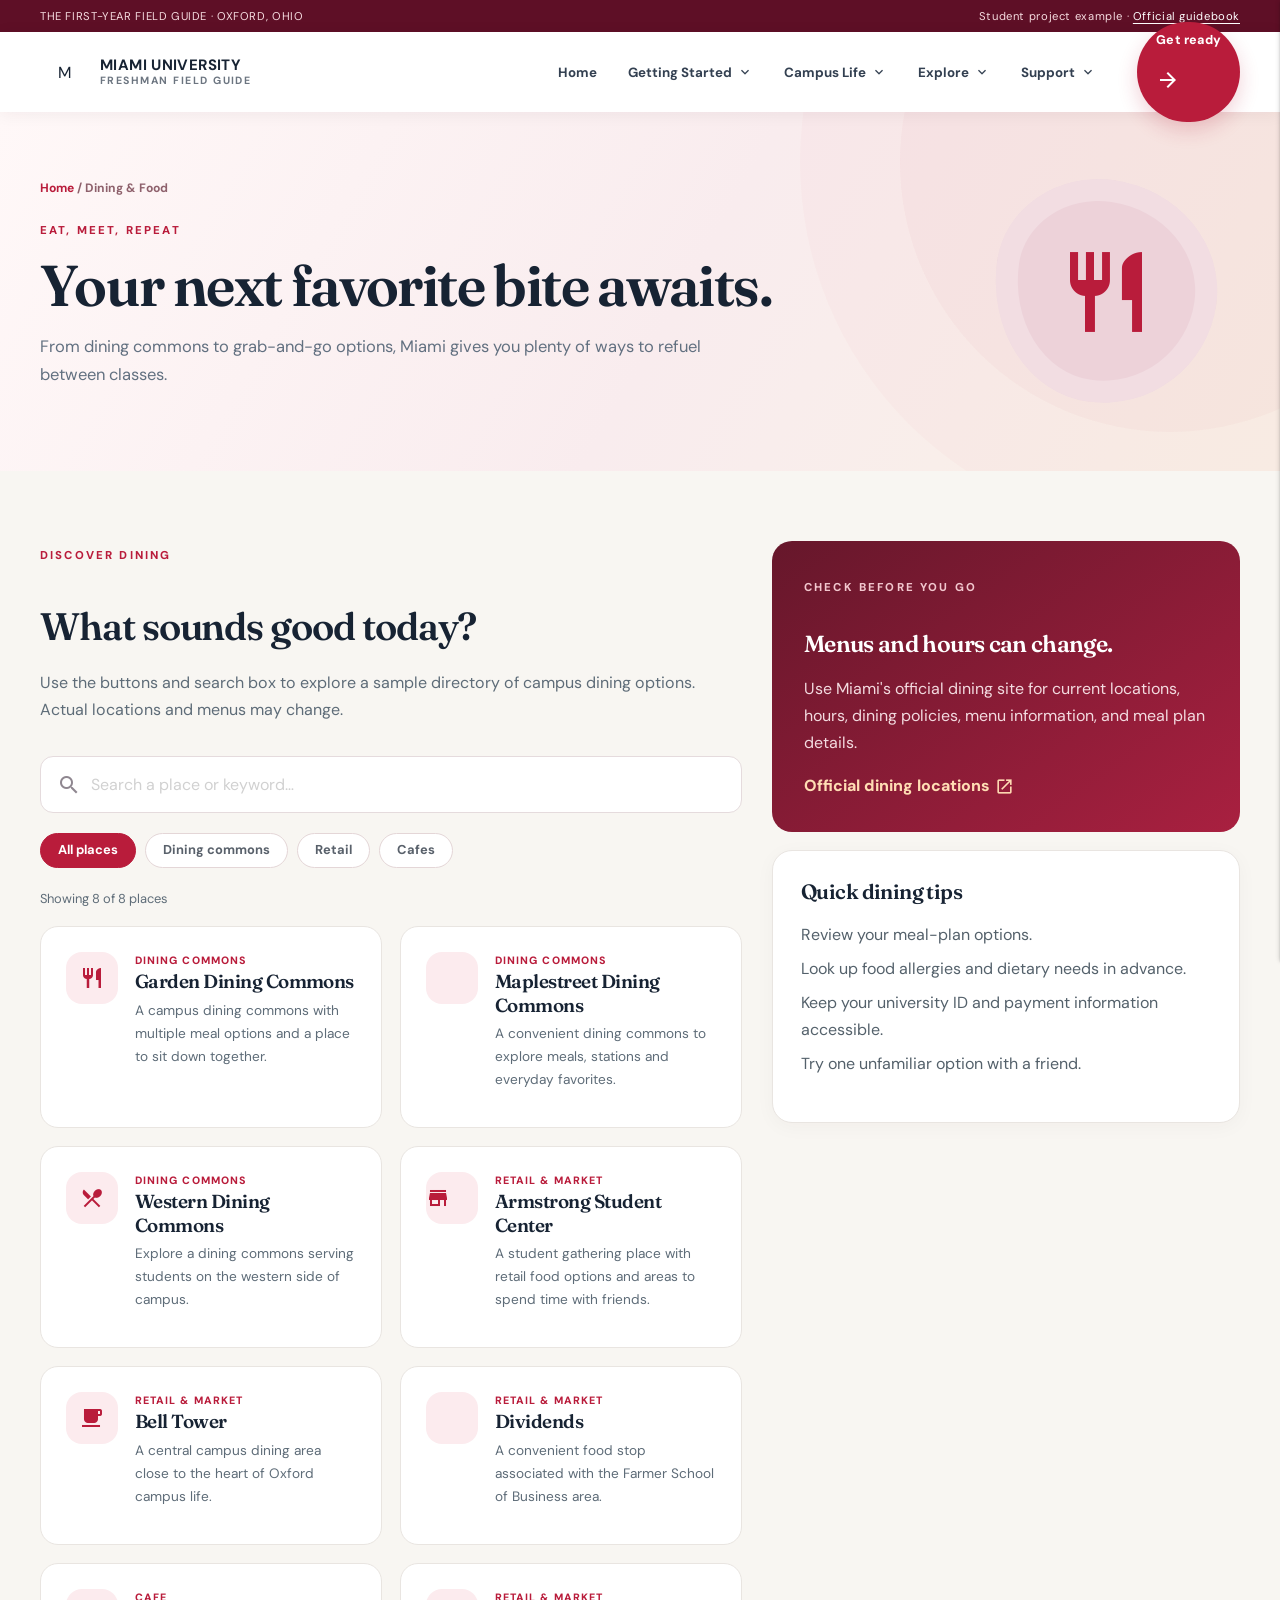
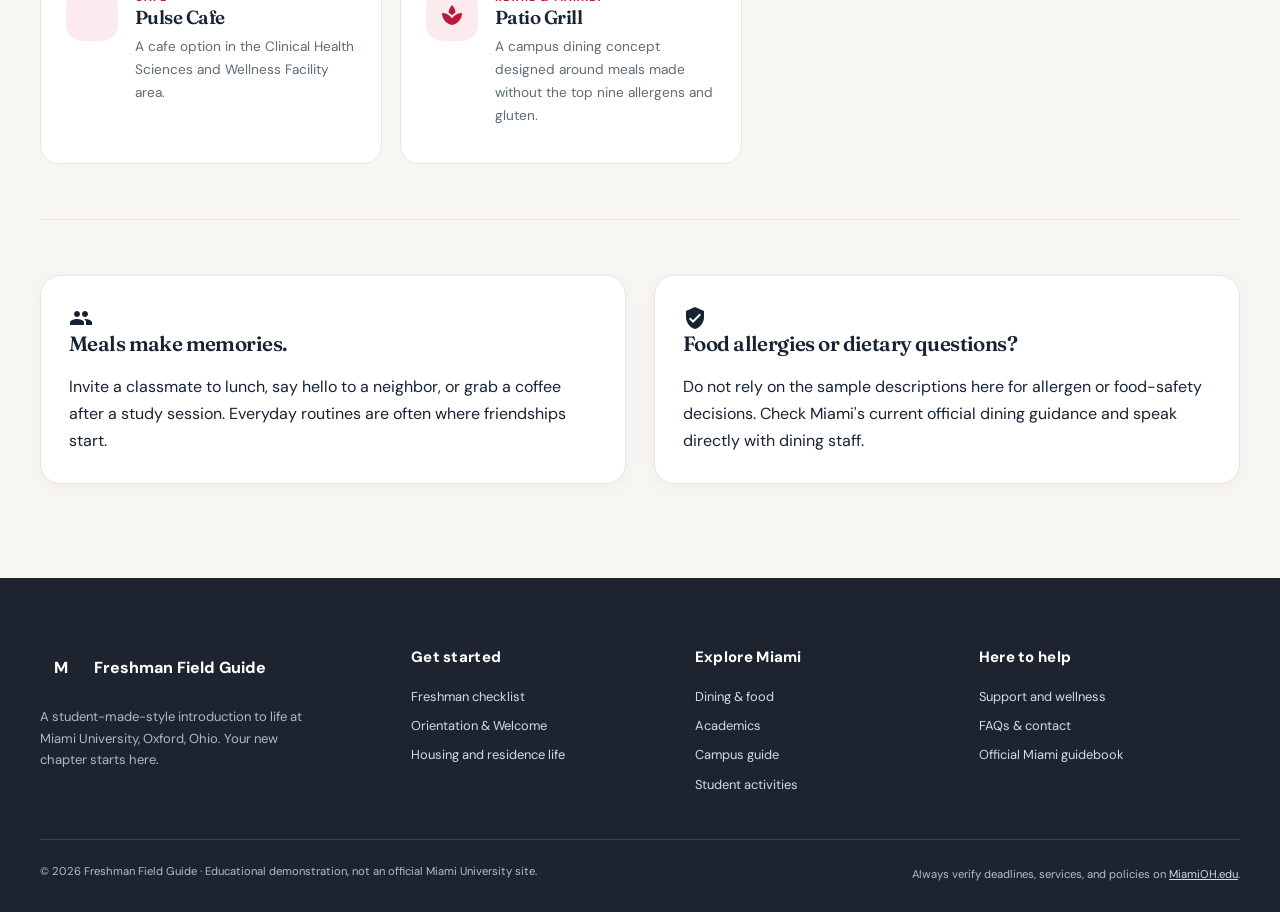
<file: dining.html>
<!DOCTYPE html>
<html lang="en">

<head>
    <meta charset="utf-8" />
    <meta name="viewport" content="width=device-width, initial-scale=1.0" />
    <title>Dining &amp; Food | Miami Freshman Field Guide</title>
    <meta name="description" content="Filter and search campus dining locations with JavaScript." />
    <link rel="icon" type="image/svg+xml" href="assets/favicon.svg" />
    <link rel="preconnect" href="https://fonts.googleapis.com" />
    <link rel="preconnect" href="https://fonts.gstatic.com" crossorigin />
    <link href="https://fonts.googleapis.com/css2?family=DM+Sans:wght@400;500;600;700;800&family=Fraunces:opsz,wght@9..144,500;9..144,600;9..144,700&display=swap" rel="stylesheet" />
    <link href="https://fonts.googleapis.com/icon?family=Material+Icons" rel="stylesheet" />
    <!-- Materialize CSS 1.0.0, from the official getting-started documentation -->
    <link rel="stylesheet" href="https://cdnjs.cloudflare.com/ajax/libs/materialize/1.0.0/css/materialize.min.css" />
    <link rel="stylesheet" href="css/styles.css" />
</head>

<body>
    <a href="#main-content" class="skip-link">Skip to content</a>
    <div class="site-topline">
        <div class="container"><span>THE FIRST-YEAR FIELD GUIDE · OXFORD, OHIO</span><span class="topline-right">Student project example · <a href="https://miamioh.edu/life-at-miami/new-students-orientation/orientation/guidebook/" target="_blank" rel="noopener noreferrer">Official guidebook</a></span></div>
    </div>
    <nav id="site-nav" aria-label="Primary navigation">
        <div class="nav-wrapper container">
            <a href="index.html" class="brand-link" aria-label="Miami Freshman Guide homepage"><span class="brand-mark" aria-hidden="true">M</span><span class="brand-wordmark"><b>MIAMI UNIVERSITY</b><small>FRESHMAN FIELD GUIDE</small></span></a>
            <div class="desktop-links"><a href="index.html" class="">Home</a><a href="#!" class="dropdown-trigger" data-target="drop-0" aria-label="Getting Started menu">Getting Started <i class="material-icons" aria-hidden="true">expand_more</i></a><a href="#!" class="dropdown-trigger" data-target="drop-1" aria-label="Campus Life menu">Campus Life <i class="material-icons" aria-hidden="true">expand_more</i></a><a href="#!" class="dropdown-trigger" data-target="drop-2" aria-label="Explore menu">Explore <i class="material-icons" aria-hidden="true">expand_more</i></a><a href="#!" class="dropdown-trigger" data-target="drop-3" aria-label="Support menu">Support <i class="material-icons" aria-hidden="true">expand_more</i></a></div><a class="nav-cta waves-effect waves-light" href="checklist.html">Get ready <i class="material-icons" aria-hidden="true">arrow_forward</i></a>
            <button type="button" class="menu-button sidenav-trigger" data-target="mobile-nav" aria-label="Open mobile menu" aria-controls="mobile-nav"><i class="material-icons" aria-hidden="true">menu</i></button>
        </div>
    </nav>
    <ul id="drop-0" class="dropdown-content">
        <li><a href="checklist.html">Freshman checklist</a></li>
        <li><a href="orientation.html">Orientation & Welcome</a></li>
    </ul>
    <ul id="drop-1" class="dropdown-content">
        <li><a href="housing.html">Housing & residence life</a></li>
        <li><a href="dining.html">Dining & food</a></li>
        <li><a href="activities.html">Clubs & activities</a></li>
    </ul>
    <ul id="drop-2" class="dropdown-content">
        <li><a href="academics.html">Academics & registration</a></li>
        <li><a href="campus.html">Campus & transportation</a></li>
        <li><a href="oxford.html">Oxford</a></li>        
    </ul>
    <ul id="drop-3" class="dropdown-content">
        <li><a href="support.html">Health & wellness</a></li>
        <li><a href="faq.html">FAQs & contact</a></li>
    </ul>
    <ul class="sidenav" id="mobile-nav" aria-label="Mobile navigation">
        <li>
            <div class="mobile-header"><b>MIAMI FIELD GUIDE</b>
                <p>Everything you need for day one.</p>
            </div>
        </li>
        <li><a href="index.html" class=""><i class="material-icons" aria-hidden="true">home</i> Home</a></li>
        <li>
            <div class="subnav-label">Get started</div>
        </li>
        <li><a href="checklist.html" class=""><i class="material-icons" aria-hidden="true">checklist</i> Freshman Checklist</a></li>
        <li><a href="orientation.html" class=""><i class="material-icons" aria-hidden="true">event</i> Orientation & Welcome</a></li>
        <li>
            <div class="subnav-label">Campus life</div>
        </li>
        <li><a href="housing.html" class=""><i class="material-icons" aria-hidden="true">hotel</i> Housing & Residence Life</a></li>
        <li><a href="dining.html" class="active"><i class="material-icons" aria-hidden="true">restaurant</i> Dining & Food</a></li>
        <li>
            <div class="subnav-label">Academics</div>
        </li>
        <li><a href="academics.html" class=""><i class="material-icons" aria-hidden="true">school</i> Academics</a></li>
        <li><a href="campus.html" class=""><i class="material-icons" aria-hidden="true">map</i> Campus & Tranport</a></li>
        <li><a href="oxford.html" class=""><i class="material-icons" aria-hidden="true">local_activity</i> Oxford</a></li>
        <li>
            <div class="subnav-label">Explore</div>
        </li>
        <li><a href="activities.html" class=""><i class="material-icons" aria-hidden="true">groups</i> Clubs & Activities</a></li>
        <li><a href="support.html" class=""><i class="material-icons" aria-hidden="true">favorite</i> Wellness & Support</a></li>
        <li>
            <div class="subnav-label">Ask</div>
        </li>
        <li><a href="faq.html" class=""><i class="material-icons" aria-hidden="true">help_outline</i> FAQs & Contact</a></li>
    </ul>
    <main id="main-content">
        <section class="page-hero">
            <div class="container page-hero-grid">
                <div>
                    <div class="breadcrumbs"><a href="index.html">Home</a> / Dining &amp; Food</div><span class="eyebrow">EAT, MEET, REPEAT</span>
                    <h1>Your next favorite bite awaits.</h1>
                    <p>From dining commons to grab-and-go options, Miami gives you plenty of ways to refuel between classes.</p>
                </div>
                <div class="page-hero-icon" aria-hidden="true"><i class="material-icons" aria-hidden="true">restaurant</i></div>
            </div>
        </section>
        <div class="container page-main">
            <div class="split-col">
                <div>
                    <div class="section-header"><span class="eyebrow">DISCOVER DINING</span>
                        <h2>What sounds good today?</h2>
                        <p>Use the buttons and search box to explore a sample directory of campus dining options. Actual locations and menus may change.</p>
                    </div>
                    <div data-dining-root>
                        <div class="search-field"><label class="sr-only" for="diningSearch">Search dining locations</label><i class="material-icons" aria-hidden="true">search</i><input type="search" id="diningSearch" placeholder="Search a place or keyword…" autocomplete="off" /></div>
                        <div class="filter-bar" aria-label="Filter dining locations"><button type="button" class="filter-btn active" data-filter="all" aria-pressed="true">All places</button><button type="button" class="filter-btn" data-filter="commons" aria-pressed="false">Dining commons</button><button type="button" class="filter-btn" data-filter="retail" aria-pressed="false">Retail</button><button type="button" class="filter-btn" data-filter="cafe" aria-pressed="false">Cafes</button></div>
                        <p id="diningResultCount" class="result-count" aria-live="polite">Showing 8 of 8 places</p>
                        <div class="directory-grid">
                            <article class="directory-card" data-dining-category="commons" data-keywords="dining meal swipes buffet">
                                <div class="round-icon"><i class="material-icons" aria-hidden="true">restaurant</i></div>
                                <div>
                                    <div class="microtag">DINING COMMONS</div>
                                    <h3>Garden Dining Commons</h3>
                                    <p>A campus dining commons with multiple meal options and a place to sit down together.</p>
                                </div>
                            </article>
                            <article class="directory-card" data-dining-category="commons" data-keywords="maple street buffet">
                                <div class="round-icon"><i class="material-icons" aria-hidden="true">ramen_dining</i></div>
                                <div>
                                    <div class="microtag">DINING COMMONS</div>
                                    <h3>Maplestreet Dining Commons</h3>
                                    <p>A convenient dining commons to explore meals, stations and everyday favorites.</p>
                                </div>
                            </article>
                            <article class="directory-card" data-dining-category="commons" data-keywords="western meals">
                                <div class="round-icon"><i class="material-icons" aria-hidden="true">local_dining</i></div>
                                <div>
                                    <div class="microtag">DINING COMMONS</div>
                                    <h3>Western Dining Commons</h3>
                                    <p>Explore a dining commons serving students on the western side of campus.</p>
                                </div>
                            </article>
                            <article class="directory-card" data-dining-category="retail" data-keywords="food student center retail">
                                <div class="round-icon"><i class="material-icons" aria-hidden="true">storefront</i></div>
                                <div>
                                    <div class="microtag">RETAIL &amp; MARKET</div>
                                    <h3>Armstrong Student Center</h3>
                                    <p>A student gathering place with retail food options and areas to spend time with friends.</p>
                                </div>
                            </article>
                            <article class="directory-card" data-dining-category="retail" data-keywords="bell tower high street retail">
                                <div class="round-icon"><i class="material-icons" aria-hidden="true">local_cafe</i></div>
                                <div>
                                    <div class="microtag">RETAIL &amp; MARKET</div>
                                    <h3>Bell Tower</h3>
                                    <p>A central campus dining area close to the heart of Oxford campus life.</p>
                                </div>
                            </article>
                            <article class="directory-card" data-dining-category="retail" data-keywords="business cafe lunch retail">
                                <div class="round-icon"><i class="material-icons" aria-hidden="true">lunch_dining</i></div>
                                <div>
                                    <div class="microtag">RETAIL &amp; MARKET</div>
                                    <h3>Dividends</h3>
                                    <p>A convenient food stop associated with the Farmer School of Business area.</p>
                                </div>
                            </article>
                            <article class="directory-card" data-dining-category="cafe" data-keywords="coffee pulse wellness">
                                <div class="round-icon"><i class="material-icons" aria-hidden="true">coffee</i></div>
                                <div>
                                    <div class="microtag">CAFE</div>
                                    <h3>Pulse Cafe</h3>
                                    <p>A cafe option in the Clinical Health Sciences and Wellness Facility area.</p>
                                </div>
                            </article>
                            <article class="directory-card" data-dining-category="retail" data-keywords="allergen friendly gluten-free">
                                <div class="round-icon"><i class="material-icons" aria-hidden="true">spa</i></div>
                                <div>
                                    <div class="microtag">RETAIL &amp; MARKET</div>
                                    <h3>Patio Grill</h3>
                                    <p>A campus dining concept designed around meals made without the top nine allergens and gluten.</p>
                                </div>
                            </article>
                        </div>
                        <p id="diningNoResults" class="no-results" hidden>No places match that search. Try a different term or category.</p>
                    </div>
                </div>
                <aside class="stack">
                    <div class="panel-highlight"><span class="eyebrow light">CHECK BEFORE YOU GO</span>
                        <h3>Menus and hours can change.</h3>
                        <p>Use Miami's official dining site for current locations, hours, dining policies, menu information, and meal plan details.</p><a class="text-link" href="https://miamioh.edu/life-at-miami/living-on-campus/dining/places-to-eat/" target="_blank" rel="noopener noreferrer">Official dining locations <i class="material-icons" aria-hidden="true">open_in_new</i></a>
                    </div>
                    <div class="panel">
                        <h3>Quick dining tips</h3>
                        <ul class="clean-list">
                            <li>Review your meal-plan options.</li>
                            <li>Look up food allergies and dietary needs in advance.</li>
                            <li>Keep your university ID and payment information accessible.</li>
                            <li>Try one unfamiliar option with a friend.</li>
                        </ul>
                    </div>
                </aside>
            </div>
            <hr class="section-break" />
            <div class="two-col">
                <div class="panel"><i class="material-icons" aria-hidden="true">people</i>
                    <h3>Meals make memories.</h3>
                    <p>Invite a classmate to lunch, say hello to a neighbor, or grab a coffee after a study session. Everyday routines are often where friendships start.</p>
                </div>
                <div class="panel"><i class="material-icons" aria-hidden="true">verified_user</i>
                    <h3>Food allergies or dietary questions?</h3>
                    <p>Do not rely on the sample descriptions here for allergen or food-safety decisions. Check Miami's current official dining guidance and speak directly with dining staff.</p>
                </div>
            </div>
        </div>
    </main>
    <footer class="site-footer">
        <div class="container">
            <div class="footer-grid">
                <div>
                    <div class="footer-brand"><span class="brand-mark" aria-hidden="true">M</span><span>Freshman Field Guide</span></div>
                    <p>A student-made-style introduction to life at Miami University, Oxford, Ohio. Your new chapter starts here.</p>
                </div>
                <div>
                    <h3>Get started</h3><a href="checklist.html">Freshman checklist</a><a href="orientation.html">Orientation & Welcome</a><a href="housing.html">Housing and residence life</a>
                </div>
                <div>
                    <h3>Explore Miami</h3><a href="dining.html">Dining & food</a><a href="academics.html">Academics</a><a href="campus.html">Campus guide</a><a href="activities.html">Student activities</a>
                </div>
                <div>
                    <h3>Here to help</h3><a href="support.html">Support and wellness</a><a href="faq.html">FAQs & contact</a><a href="https://miamioh.edu/life-at-miami/new-students-orientation/orientation/guidebook/" target="_blank" rel="noopener noreferrer">Official Miami guidebook</a>
                </div>
            </div>
            <div class="footer-bottom"><span>© 2026 Freshman Field Guide · Educational demonstration, not an official Miami University site.</span><span>Always verify deadlines, services, and policies on <a href="https://miamioh.edu/" target="_blank" rel="noopener noreferrer">MiamiOH.edu</a>.</span></div>
        </div>
    </footer>
    <!-- Materialize JavaScript must load before our custom JavaScript -->
    <script src="https://cdnjs.cloudflare.com/ajax/libs/materialize/1.0.0/js/materialize.min.js"></script>
    <script src="js/main.js"></script>
</body>

</html>
</file>
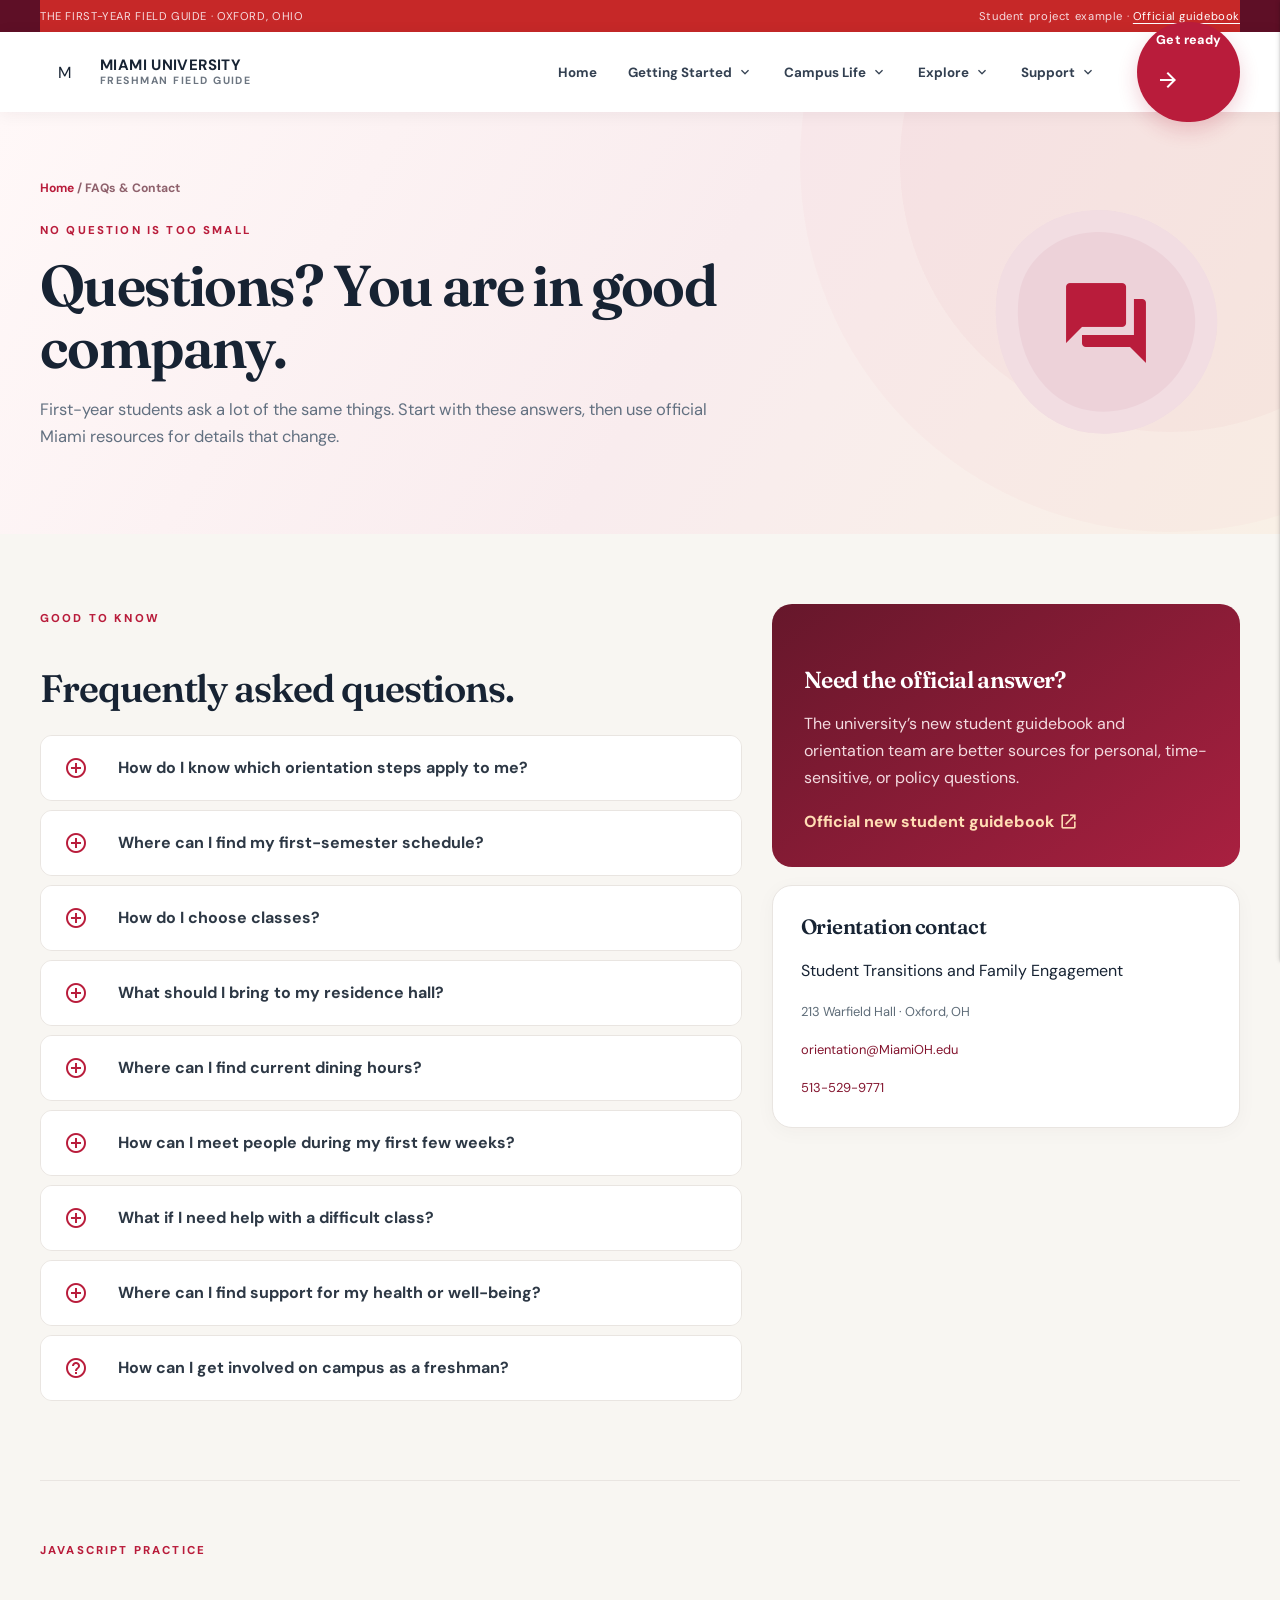
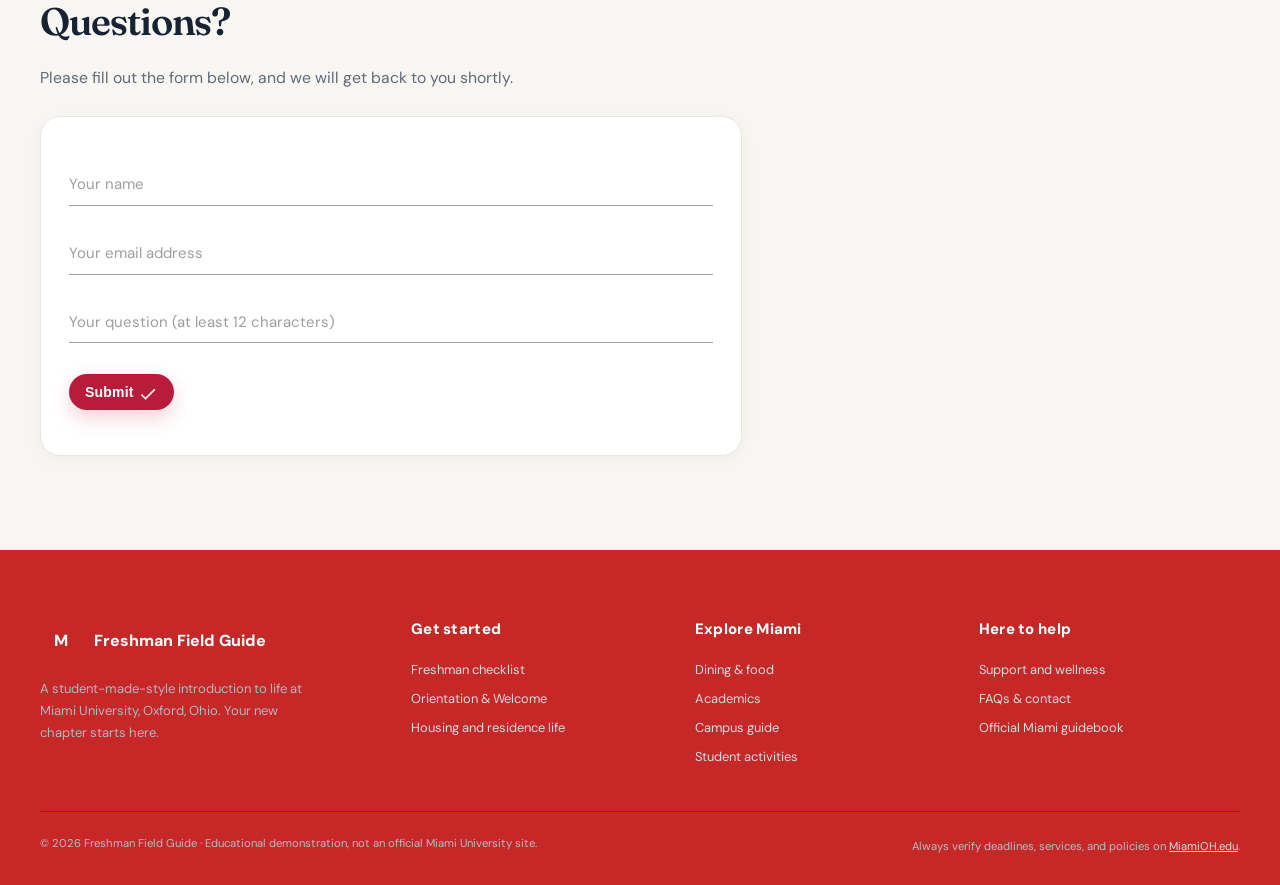
<file: faq.html>
<!DOCTYPE html>
<html lang="en">

<head>
    <meta charset="utf-8" />
    <meta name="viewport" content="width=device-width, initial-scale=1.0" />
    <title>FAQs &amp; Contact | Miami Freshman Field Guide</title>
    <meta name="description" content="Campus FAQ accordion and a working local-only form validation example." />
    <link rel="icon" type="image/svg+xml" href="assets/favicon.svg" />
    <link rel="preconnect" href="https://fonts.googleapis.com" />
    <link rel="preconnect" href="https://fonts.gstatic.com" crossorigin />
    <link href="https://fonts.googleapis.com/css2?family=DM+Sans:wght@400;500;600;700;800&family=Fraunces:opsz,wght@9..144,500;9..144,600;9..144,700&display=swap" rel="stylesheet" />
    <link href="https://fonts.googleapis.com/icon?family=Material+Icons" rel="stylesheet" />
    <!-- Materialize CSS 1.0.0, from the official getting-started documentation -->
    <link rel="stylesheet" href="https://cdnjs.cloudflare.com/ajax/libs/materialize/1.0.0/css/materialize.min.css" />
    <link rel="stylesheet" href="css/styles.css" />
</head>

<body>
    <a href="#main-content" class="skip-link">Skip to content</a>
    <div class="site-topline">
        <div class="container red darken-3"><span>THE FIRST-YEAR FIELD GUIDE · OXFORD, OHIO</span><span class="topline-right">Student project example · <a href="https://miamioh.edu/life-at-miami/new-students-orientation/orientation/guidebook/" target="_blank" rel="noopener noreferrer">Official guidebook</a></span></div>
    </div>
    <nav id="site-nav" aria-label="Primary navigation">
        <div class="nav-wrapper container">
            <a href="index.html" class="brand-link" aria-label="Miami Freshman Guide homepage"><span class="brand-mark" aria-hidden="true">M</span><span class="brand-wordmark"><b>MIAMI UNIVERSITY</b><small>FRESHMAN FIELD GUIDE</small></span></a>
            <div class="desktop-links"><a href="index.html" class="">Home</a><a href="#!" class="dropdown-trigger" data-target="drop-0" aria-label="Getting Started menu">Getting Started <i class="material-icons" aria-hidden="true">expand_more</i></a><a href="#!" class="dropdown-trigger" data-target="drop-1" aria-label="Campus Life menu">Campus Life <i class="material-icons" aria-hidden="true">expand_more</i></a><a href="#!" class="dropdown-trigger" data-target="drop-2" aria-label="Explore menu">Explore <i class="material-icons" aria-hidden="true">expand_more</i></a><a href="#!" class="dropdown-trigger" data-target="drop-3" aria-label="Support menu">Support <i class="material-icons" aria-hidden="true">expand_more</i></a></div><a class="nav-cta waves-effect waves-light" href="checklist.html">Get ready <i class="material-icons" aria-hidden="true">arrow_forward</i></a>
            <button type="button" class="menu-button sidenav-trigger" data-target="mobile-nav" aria-label="Open mobile menu" aria-controls="mobile-nav"><i class="material-icons" aria-hidden="true">menu</i></button>
        </div>
    </nav>
    <ul id="drop-0" class="dropdown-content">
        <li><a href="checklist.html">Freshman checklist</a></li>
        <li><a href="orientation.html">Orientation & Welcome</a></li>
    </ul>
    <ul id="drop-1" class="dropdown-content">
        <li><a href="housing.html">Housing & residence life</a></li>
        <li><a href="dining.html">Dining & food</a></li>
        <li><a href="activities.html">Clubs & activities</a></li>
    </ul>
    <ul id="drop-2" class="dropdown-content">
        <li><a href="academics.html">Academics & registration</a></li>
        <li><a href="campus.html">Campus & transportation</a></li>
        <li><a href="oxford.html">Oxford</a></li>        
    </ul>
    <ul id="drop-3" class="dropdown-content">
        <li><a href="support.html">Health & wellness</a></li>
        <li><a href="faq.html">FAQs & contact</a></li>
    </ul>
    <ul class="sidenav" id="mobile-nav" aria-label="Mobile navigation">
        <li>
            <div class="mobile-header"><b>MIAMI FIELD GUIDE</b>
                <p>Everything you need for day one.</p>
            </div>
        </li>
        <li><a href="index.html" class=""><i class="material-icons" aria-hidden="true">home</i> Home</a></li>
        <li>
            <div class="subnav-label">Get started</div>
        </li>
        <li><a href="checklist.html" class=""><i class="material-icons" aria-hidden="true">checklist</i> Freshman Checklist</a></li>
        <li><a href="orientation.html" class=""><i class="material-icons" aria-hidden="true">event</i> Orientation & Welcome</a></li>
        <li>
            <div class="subnav-label">Campus life</div>
        </li>
        <li><a href="housing.html" class=""><i class="material-icons" aria-hidden="true">hotel</i> Housing & Residence Life</a></li>
        <li><a href="dining.html" class=""><i class="material-icons" aria-hidden="true">restaurant</i> Dining & Food</a></li>
        <li>
            <div class="subnav-label">Academics</div>
        </li>
        <li><a href="academics.html" class=""><i class="material-icons" aria-hidden="true">school</i> Academics</a></li>
        <li><a href="campus.html" class=""><i class="material-icons" aria-hidden="true">map</i> Campus & Tranport</a></li>
        <li><a href="oxford.html" class=""><i class="material-icons" aria-hidden="true">local_activity</i> Oxford</a></li>
        <li>
            <div class="subnav-label">Explore</div>
        </li>
        <li><a href="activities.html" class=""><i class="material-icons" aria-hidden="true">groups</i> Clubs & Activities</a></li>
        <li><a href="support.html" class=""><i class="material-icons" aria-hidden="true">favorite</i> Wellness & Support</a></li>
        <li>
            <div class="subnav-label">Ask</div>
        </li>
        <li><a href="faq.html" class="active"><i class="material-icons" aria-hidden="true">help_outline</i> FAQs & Contact</a></li>
    </ul>
    <main id="main-content">
        <section class="page-hero">
            <div class="container page-hero-grid">
                <div>
                    <div class="breadcrumbs"><a href="index.html">Home</a> / FAQs &amp; Contact</div><span class="eyebrow">NO QUESTION IS TOO SMALL</span>
                    <h1>Questions? You are in good company.</h1>
                    <p>First-year students ask a lot of the same things. Start with these answers, then use official Miami resources for details that change.</p>
                </div>
                <div class="page-hero-icon" aria-hidden="true"><i class="material-icons" aria-hidden="true">forum</i></div>
            </div>
        </section>
        <div class="container page-main">
            <div class="split-col">
                <section><span class="eyebrow">GOOD TO KNOW</span>
                    <h2>Frequently asked questions.</h2>
                    <ul class="collapsible">
                        <li>
                            <div class="collapsible-header"><i class="material-icons" aria-hidden="true">add_circle_outline</i> How do I know which orientation steps apply to me?</div>
                            <div class="collapsible-body">
                                <p>Open your personalized New Student Portal and check Miami’s official first-year orientation page. Your requirements may depend on your entry term or program.</p>
                            </div>
                        </li>
                        <li>
                            <div class="collapsible-header"><i class="material-icons" aria-hidden="true">add_circle_outline</i> Where can I find my first-semester schedule?</div>
                            <div class="collapsible-body">
                                <p>University online services such as myMiami and Banner Self Service provide student academic information. Check with an advisor if you have questions.</p>
                            </div>
                        </li>
                        <li>
                            <div class="collapsible-header"><i class="material-icons" aria-hidden="true">add_circle_outline</i> How do I choose classes?</div>
                            <div class="collapsible-body">
                                <p>Use academic advising and the new student academic guide. Advisors can help you understand requirements, placement results and credit.</p>
                            </div>
                        </li>
                        <li>
                            <div class="collapsible-header"><i class="material-icons" aria-hidden="true">add_circle_outline</i> What should I bring to my residence hall?</div>
                            <div class="collapsible-body">
                                <p>Start with everyday essentials, then verify your hall’s furniture, appliance restrictions, and move-in instructions before buying.</p>
                            </div>
                        </li>
                        <li>
                            <div class="collapsible-header"><i class="material-icons" aria-hidden="true">add_circle_outline</i> Where can I find current dining hours?</div>
                            <div class="collapsible-body">
                                <p>Use Miami’s official Dining Services website. Hours, locations and menus can change.</p>
                            </div>
                        </li>
                        <li>
                            <div class="collapsible-header"><i class="material-icons" aria-hidden="true">add_circle_outline</i> How can I meet people during my first few weeks?</div>
                            <div class="collapsible-body">
                                <p>Attend orientation and Welcome Weekend activities, introduce yourself to neighbors and classmates, and visit an organization meeting.</p>
                            </div>
                        </li>
                        <li>
                            <div class="collapsible-header"><i class="material-icons" aria-hidden="true">add_circle_outline</i> What if I need help with a difficult class?</div>
                            <div class="collapsible-body">
                                <p>Contact your instructor, visit office hours, talk with your advisor, and explore tutoring or coaching through the Rinella Learning Center.</p>
                            </div>
                        </li>
                        <li>
                            <div class="collapsible-header"><i class="material-icons" aria-hidden="true">add_circle_outline</i> Where can I find support for my health or well-being?</div>
                            <div class="collapsible-body">
                                <p>Use official Student Health Services or Student Counseling Service resources for eligibility, appointments, and current options.</p>
                            </div>
                        </li>
                        <li>
                            <div class="collapsible-header">
                                <i class="material-icons">help_outline</i>
                                How can I get involved on campus as a freshman?
                            </div>
                            <div class="collapsible-body">
                                <span>Miami University has many student organizations, clubs, and campus events. Freshmen can explore different organizations, attend campus events, and join activities that match their interests.</span>
                            </div>
                        </li>
                    </ul>
                </section>
                <aside class="stack">
                    <div class="panel-highlight">
                        <h3>Need the official answer?</h3>
                        <p>The university’s new student guidebook and orientation team are better sources for personal, time-sensitive, or policy questions.</p><a class="text-link" href="https://miamioh.edu/life-at-miami/new-students-orientation/orientation/guidebook/" target="_blank" rel="noopener noreferrer">Official new student guidebook <i class="material-icons" aria-hidden="true">open_in_new</i></a>
                    </div>
                    <div class="panel">
                        <h3>Orientation contact</h3>
                        <p>Student Transitions and Family Engagement</p>
                        <p class="small-note">213 Warfield Hall · Oxford, OH</p>
                        <p class="small-note"><a href="mailto:orientation@miamioh.edu">orientation@MiamiOH.edu</a></p>
                        <p class="small-note"><a href="tel:+15135299771">513-529-9771</a></p>
                    </div>
                </aside>
            </div>
            <hr class="section-break" />
            <div class="split-col">
                <div><span class="eyebrow">JAVASCRIPT PRACTICE</span>
                    <h2>Questions?</h2>
                    <p class="intro-text">Please fill out the form below, and we will get back to you shortly.</p>
                    <form class="panel" id="faqPracticeForm" action="https://formspree.io/f/mjywppjn" method="POST" novalidate>
                        <div class="input-field"><input id="formName" type="text" name="name" autocomplete="name" required maxlength="80" /><label for="formName">Your name</label></div>
                        <div class="input-field"><input id="formEmail" type="email" name="email" autocomplete="email" required maxlength="100" /><label for="formEmail">Your email address</label></div>
                        <div class="input-field"><textarea id="formQuestion" name="question" class="materialize-textarea" required minlength="12" maxlength="1000"></textarea><label for="formQuestion">Your question (at least 12 characters)</label></div>
                        <button type="submit" class="btn brand-btn waves-effect waves-light">Submit <i class="material-icons" aria-hidden="true">check</i></button>
                        <p id="formStatus" role="status" aria-live="polite" style="margin-top:17px;font-weight:700"></p>
                    </form>
                </div>
            </div>
        </div>
    </main>
    <footer class="site-footer red darken-3">
        <div class="container">
            <div class="footer-grid">
                <div>
                    <div class="footer-brand"><span class="brand-mark" aria-hidden="true">M</span><span>Freshman Field Guide</span></div>
                    <p>A student-made-style introduction to life at Miami University, Oxford, Ohio. Your new chapter starts here.</p>
                </div>
                <div>
                    <h3>Get started</h3><a href="checklist.html">Freshman checklist</a><a href="orientation.html">Orientation & Welcome</a><a href="housing.html">Housing and residence life</a>
                </div>
                <div>
                    <h3>Explore Miami</h3><a href="dining.html">Dining & food</a><a href="academics.html">Academics</a><a href="campus.html">Campus guide</a><a href="activities.html">Student activities</a>
                </div>
                <div>
                    <h3>Here to help</h3><a href="support.html">Support and wellness</a><a href="faq.html">FAQs & contact</a><a href="https://miamioh.edu/life-at-miami/new-students-orientation/orientation/guidebook/" target="_blank" rel="noopener noreferrer">Official Miami guidebook</a>
                </div>
            </div>
            <div class="footer-bottom"><span>© 2026 Freshman Field Guide · Educational demonstration, not an official Miami University site.</span><span>Always verify deadlines, services, and policies on <a href="https://miamioh.edu/" target="_blank" rel="noopener noreferrer">MiamiOH.edu</a>.</span></div>
        </div>
    </footer>
    <!-- Materialize JavaScript must load before our custom JavaScript -->
    <script src="https://cdnjs.cloudflare.com/ajax/libs/materialize/1.0.0/js/materialize.min.js"></script>
    <script src="js/main.js"></script>
</body>

</html>
</file>
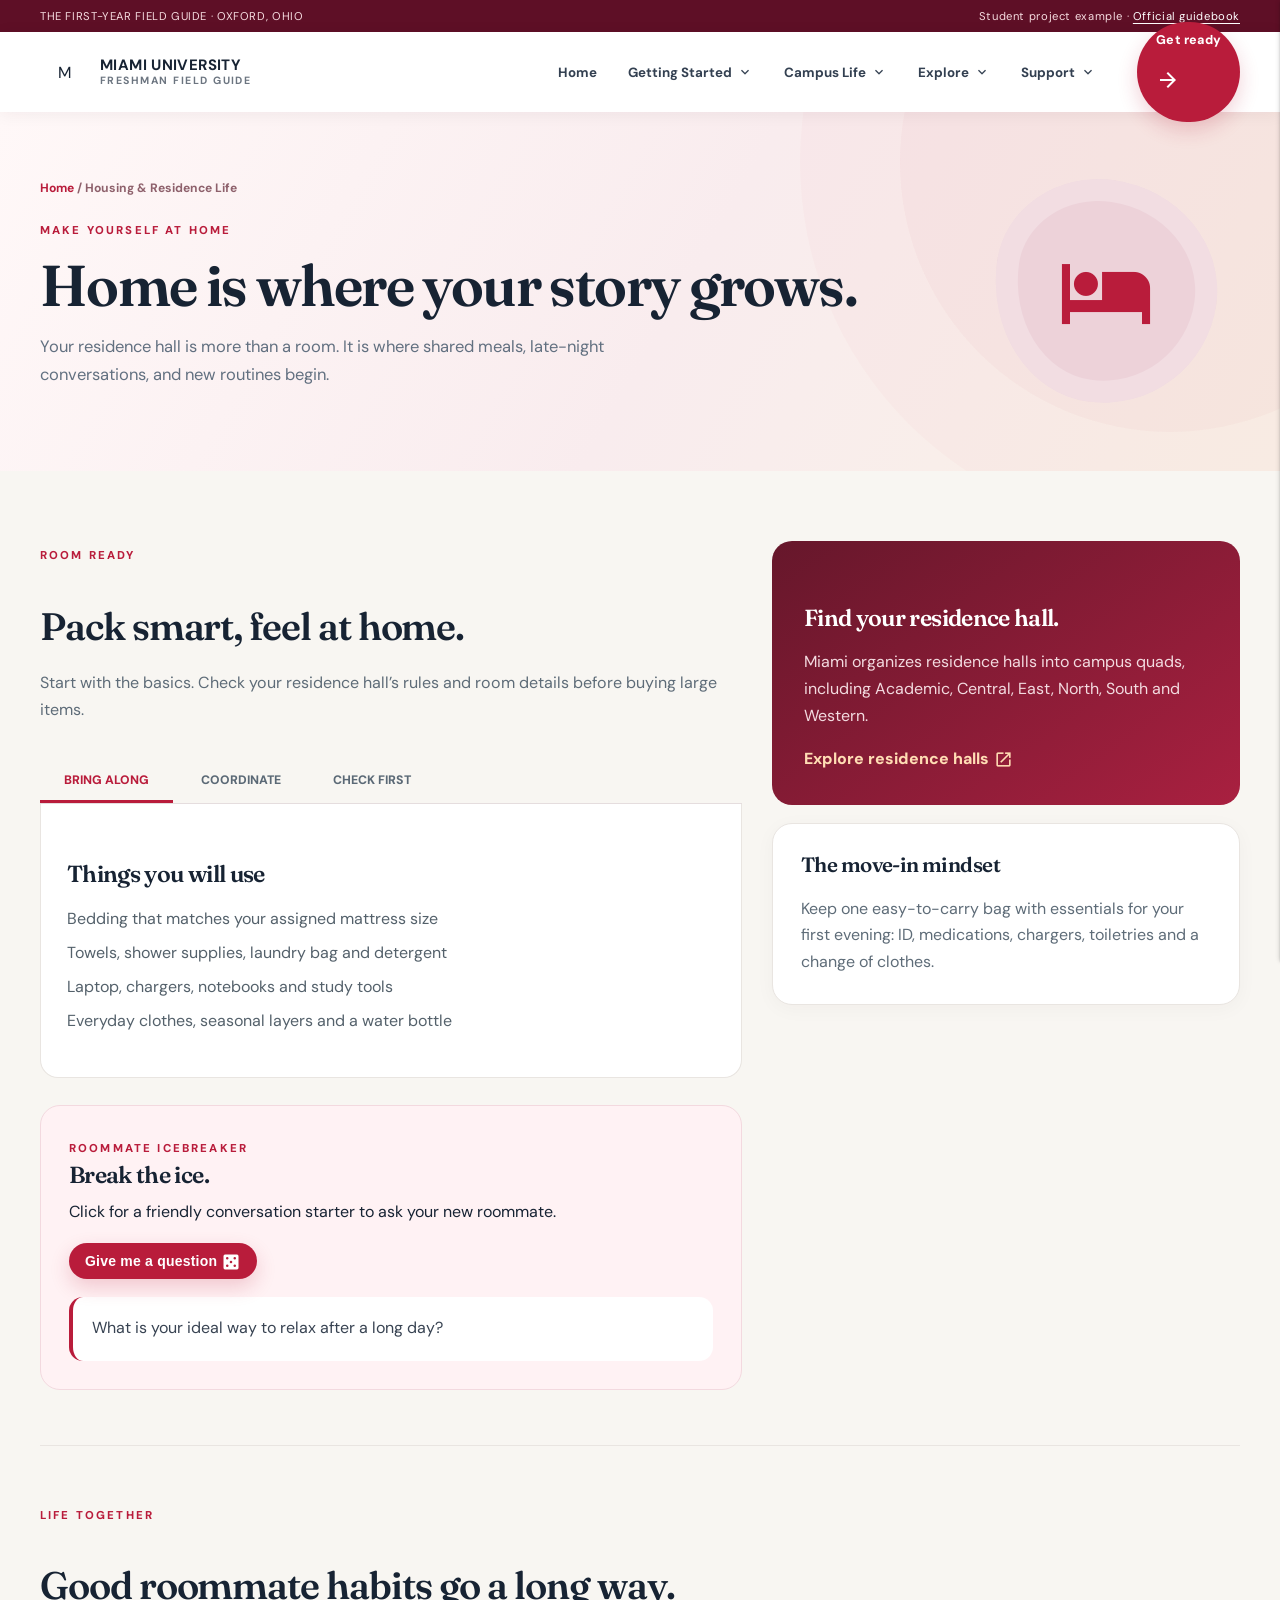
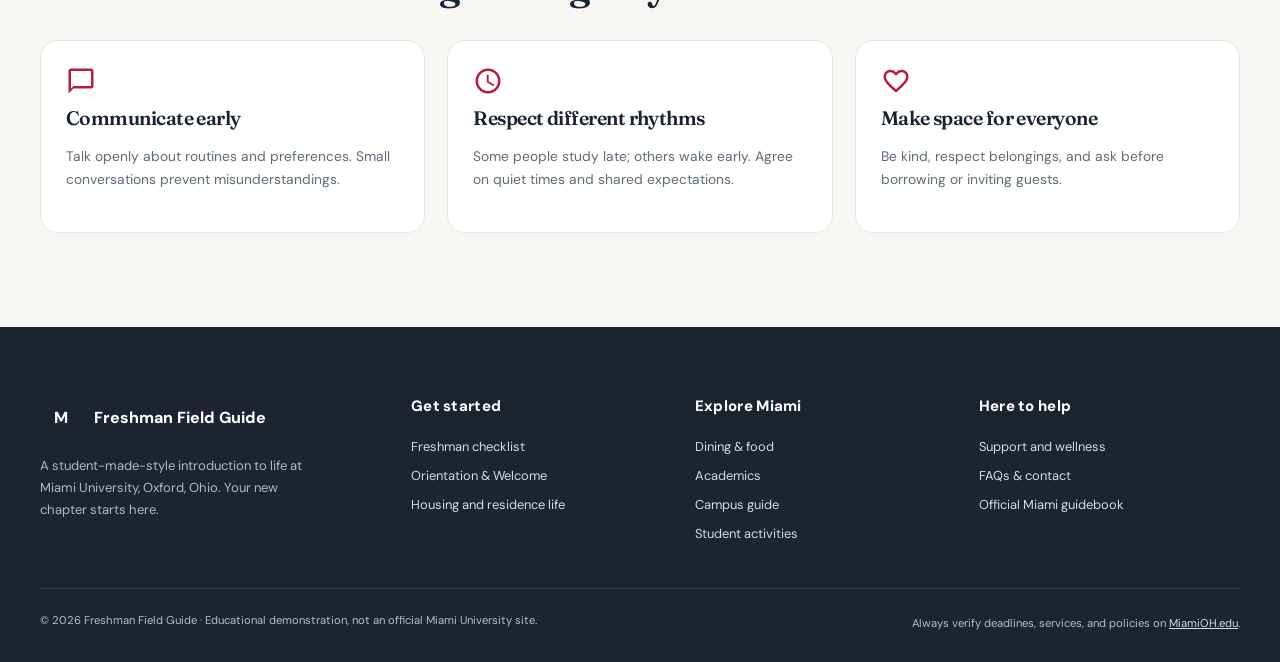
<file: housing.html>
<!DOCTYPE html>
<html lang="en">

<head>
    <meta charset="utf-8" />
    <meta name="viewport" content="width=device-width, initial-scale=1.0" />
    <title>Housing &amp; Residence Life | Miami Freshman Field Guide</title>
    <meta name="description" content="Residence life, packing tips, roommate questions and move-in preparation." />
    <link rel="icon" type="image/svg+xml" href="assets/favicon.svg" />
    <link rel="preconnect" href="https://fonts.googleapis.com" />
    <link rel="preconnect" href="https://fonts.gstatic.com" crossorigin />
    <link href="https://fonts.googleapis.com/css2?family=DM+Sans:wght@400;500;600;700;800&family=Fraunces:opsz,wght@9..144,500;9..144,600;9..144,700&display=swap" rel="stylesheet" />
    <link href="https://fonts.googleapis.com/icon?family=Material+Icons" rel="stylesheet" />
    <!-- Materialize CSS 1.0.0, from the official getting-started documentation -->
    <link rel="stylesheet" href="https://cdnjs.cloudflare.com/ajax/libs/materialize/1.0.0/css/materialize.min.css" />
    <link rel="stylesheet" href="css/styles.css" />
</head>

<body>
    <a href="#main-content" class="skip-link">Skip to content</a>
    <div class="site-topline">
        <div class="container"><span>THE FIRST-YEAR FIELD GUIDE · OXFORD, OHIO</span><span class="topline-right">Student project example · <a href="https://miamioh.edu/life-at-miami/new-students-orientation/orientation/guidebook/" target="_blank" rel="noopener noreferrer">Official guidebook</a></span></div>
    </div>
    <nav id="site-nav" aria-label="Primary navigation">
        <div class="nav-wrapper container">
            <a href="index.html" class="brand-link" aria-label="Miami Freshman Guide homepage"><span class="brand-mark" aria-hidden="true">M</span><span class="brand-wordmark"><b>MIAMI UNIVERSITY</b><small>FRESHMAN FIELD GUIDE</small></span></a>
            <div class="desktop-links"><a href="index.html" class="">Home</a><a href="#!" class="dropdown-trigger" data-target="drop-0" aria-label="Getting Started menu">Getting Started <i class="material-icons" aria-hidden="true">expand_more</i></a><a href="#!" class="dropdown-trigger" data-target="drop-1" aria-label="Campus Life menu">Campus Life <i class="material-icons" aria-hidden="true">expand_more</i></a><a href="#!" class="dropdown-trigger" data-target="drop-2" aria-label="Explore menu">Explore <i class="material-icons" aria-hidden="true">expand_more</i></a><a href="#!" class="dropdown-trigger" data-target="drop-3" aria-label="Support menu">Support <i class="material-icons" aria-hidden="true">expand_more</i></a></div><a class="nav-cta waves-effect waves-light" href="checklist.html">Get ready <i class="material-icons" aria-hidden="true">arrow_forward</i></a>
            <button type="button" class="menu-button sidenav-trigger" data-target="mobile-nav" aria-label="Open mobile menu" aria-controls="mobile-nav"><i class="material-icons" aria-hidden="true">menu</i></button>
        </div>
    </nav>
    <ul id="drop-0" class="dropdown-content">
        <li><a href="checklist.html">Freshman checklist</a></li>
        <li><a href="orientation.html">Orientation & Welcome</a></li>
    </ul>
    <ul id="drop-1" class="dropdown-content">
        <li><a href="housing.html">Housing & residence life</a></li>
        <li><a href="dining.html">Dining & food</a></li>
        <li><a href="activities.html">Clubs & activities</a></li>
    </ul>
    <ul id="drop-2" class="dropdown-content">
        <li><a href="academics.html">Academics & registration</a></li>
        <li><a href="campus.html">Campus & transportation</a></li>
        <li><a href="oxford.html">Oxford</a></li>        
    </ul>
    <ul id="drop-3" class="dropdown-content">
        <li><a href="support.html">Health & wellness</a></li>
        <li><a href="faq.html">FAQs & contact</a></li>
    </ul>
    <ul class="sidenav" id="mobile-nav" aria-label="Mobile navigation">
        <li>
            <div class="mobile-header"><b>MIAMI FIELD GUIDE</b>
                <p>Everything you need for day one.</p>
            </div>
        </li>
        <li><a href="index.html" class=""><i class="material-icons" aria-hidden="true">home</i> Home</a></li>
        <li>
            <div class="subnav-label">Get started</div>
        </li>
        <li><a href="checklist.html" class=""><i class="material-icons" aria-hidden="true">checklist</i> Freshman Checklist</a></li>
        <li><a href="orientation.html" class=""><i class="material-icons" aria-hidden="true">event</i> Orientation & Welcome</a></li>
        <li>
            <div class="subnav-label">Campus life</div>
        </li>
        <li><a href="housing.html" class="active"><i class="material-icons" aria-hidden="true">hotel</i> Housing & Residence Life</a></li>
        <li><a href="dining.html" class=""><i class="material-icons" aria-hidden="true">restaurant</i> Dining & Food</a></li>
        <li>
            <div class="subnav-label">Academics</div>
        </li>
        <li><a href="academics.html" class=""><i class="material-icons" aria-hidden="true">school</i> Academics</a></li>
        <li><a href="campus.html" class=""><i class="material-icons" aria-hidden="true">map</i> Campus & Tranport</a></li>
        <li><a href="oxford.html" class=""><i class="material-icons" aria-hidden="true">local_activity</i> Oxford</a></li>
        <li>
            <div class="subnav-label">Explore</div>
        </li>
        <li><a href="activities.html" class=""><i class="material-icons" aria-hidden="true">groups</i> Clubs & Activities</a></li>
        <li><a href="support.html" class=""><i class="material-icons" aria-hidden="true">favorite</i> Wellness & Support</a></li>
        <li>
            <div class="subnav-label">Ask</div>
        </li>
        <li><a href="faq.html" class=""><i class="material-icons" aria-hidden="true">help_outline</i> FAQs & Contact</a></li>
    </ul>
    <main id="main-content">
        <section class="page-hero">
            <div class="container page-hero-grid">
                <div>
                    <div class="breadcrumbs"><a href="index.html">Home</a> / Housing &amp; Residence Life</div><span class="eyebrow">MAKE YOURSELF AT HOME</span>
                    <h1>Home is where your story grows.</h1>
                    <p>Your residence hall is more than a room. It is where shared meals, late-night conversations, and new routines begin.</p>
                </div>
                <div class="page-hero-icon" aria-hidden="true"><i class="material-icons" aria-hidden="true">hotel</i></div>
            </div>
        </section>
        <div class="container page-main">
            <div class="split-col">
                <div>
                    <div class="section-header"><span class="eyebrow">ROOM READY</span>
                        <h2>Pack smart, feel at home.</h2>
                        <p>Start with the basics. Check your residence hall’s rules and room details before buying large items.</p>
                    </div>
                    <ul id="packing-tabs" class="tabs">
                        <li class="tab col s4"><a href="#pack">Bring along</a></li>
                        <li class="tab col s4"><a href="#coordinate">Coordinate</a></li>
                        <li class="tab col s4"><a href="#checkfirst">Check first</a></li>
                    </ul>
                    <div id="pack" class="tab-body">
                        <h3>Things you will use</h3>
                        <ul class="clean-list">
                            <li>Bedding that matches your assigned mattress size</li>
                            <li>Towels, shower supplies, laundry bag and detergent</li>
                            <li>Laptop, chargers, notebooks and study tools</li>
                            <li>Everyday clothes, seasonal layers and a water bottle</li>
                        </ul>
                    </div>
                    <div id="coordinate" class="tab-body">
                        <h3>Talk with your roommate</h3>
                        <ul class="clean-list">
                            <li>Shared cleaning and visitor expectations</li>
                            <li>Noise, lights and study hours</li>
                            <li>Optional shared items you both agree to bring</li>
                            <li>Contact preferences when one person is away</li>
                        </ul>
                    </div>
                    <div id="checkfirst" class="tab-body">
                        <h3>Verify the hall policies</h3>
                        <ul class="clean-list">
                            <li>Prohibited appliances and fire safety rules</li>
                            <li>Furniture dimensions and what is provided</li>
                            <li>Move-in instructions, dates and parking</li>
                            <li>Rules for adhesives, electrical items and decorations</li>
                        </ul>
                    </div>
                    <div class="interactive-box" style="margin-top:27px"><span class="eyebrow">ROOMMATE ICEBREAKER</span>
                        <h3>Break the ice.</h3>
                        <p>Click for a friendly conversation starter to ask your new roommate.</p><button type="button" class="btn brand-btn waves-effect waves-light" id="roommatePromptButton">Give me a question <i class="material-icons" aria-hidden="true">casino</i></button>
                        <div class="output-card" id="roommatePromptOutput" role="status" aria-live="polite">What is your ideal way to relax after a long day?</div>
                    </div>
                </div>
                <aside class="stack">
                    <div class="panel-highlight">
                        <h3>Find your residence hall.</h3>
                        <p>Miami organizes residence halls into campus quads, including Academic, Central, East, North, South and Western.</p><a class="text-link" href="https://miamioh.edu/life-at-miami/living-on-campus/housing/residence-halls/" target="_blank" rel="noopener noreferrer">Explore residence halls <i class="material-icons" aria-hidden="true">open_in_new</i></a>
                    </div>
                    <div class="panel">
                        <h3>The move-in mindset</h3>
                        <p class="muted">Keep one easy-to-carry bag with essentials for your first evening: ID, medications, chargers, toiletries and a change of clothes.</p>
                    </div>
                </aside>
            </div>
            <hr class="section-break" />
            <div class="section-header"><span class="eyebrow">LIFE TOGETHER</span>
                <h2>Good roommate habits go a long way.</h2>
            </div>
            <div class="three-col">
                <article class="info-card"><i class="material-icons" aria-hidden="true">chat_bubble_outline</i>
                    <h3>Communicate early</h3>
                    <p>Talk openly about routines and preferences. Small conversations prevent misunderstandings.</p>
                </article>
                <article class="info-card"><i class="material-icons" aria-hidden="true">schedule</i>
                    <h3>Respect different rhythms</h3>
                    <p>Some people study late; others wake early. Agree on quiet times and shared expectations.</p>
                </article>
                <article class="info-card"><i class="material-icons" aria-hidden="true">favorite_border</i>
                    <h3>Make space for everyone</h3>
                    <p>Be kind, respect belongings, and ask before borrowing or inviting guests.</p>
                </article>
            </div>
        </div>
    </main>
    <footer class="site-footer">
        <div class="container">
            <div class="footer-grid">
                <div>
                    <div class="footer-brand"><span class="brand-mark" aria-hidden="true">M</span><span>Freshman Field Guide</span></div>
                    <p>A student-made-style introduction to life at Miami University, Oxford, Ohio. Your new chapter starts here.</p>
                </div>
                <div>
                    <h3>Get started</h3><a href="checklist.html">Freshman checklist</a><a href="orientation.html">Orientation & Welcome</a><a href="housing.html">Housing and residence life</a>
                </div>
                <div>
                    <h3>Explore Miami</h3><a href="dining.html">Dining & food</a><a href="academics.html">Academics</a><a href="campus.html">Campus guide</a><a href="activities.html">Student activities</a>
                </div>
                <div>
                    <h3>Here to help</h3><a href="support.html">Support and wellness</a><a href="faq.html">FAQs & contact</a><a href="https://miamioh.edu/life-at-miami/new-students-orientation/orientation/guidebook/" target="_blank" rel="noopener noreferrer">Official Miami guidebook</a>
                </div>
            </div>
            <div class="footer-bottom"><span>© 2026 Freshman Field Guide · Educational demonstration, not an official Miami University site.</span><span>Always verify deadlines, services, and policies on <a href="https://miamioh.edu/" target="_blank" rel="noopener noreferrer">MiamiOH.edu</a>.</span></div>
        </div>
    </footer>
    <!-- Materialize JavaScript must load before our custom JavaScript -->
    <script src="https://cdnjs.cloudflare.com/ajax/libs/materialize/1.0.0/js/materialize.min.js"></script>
    <script src="js/main.js"></script>
</body>

</html>
</file>
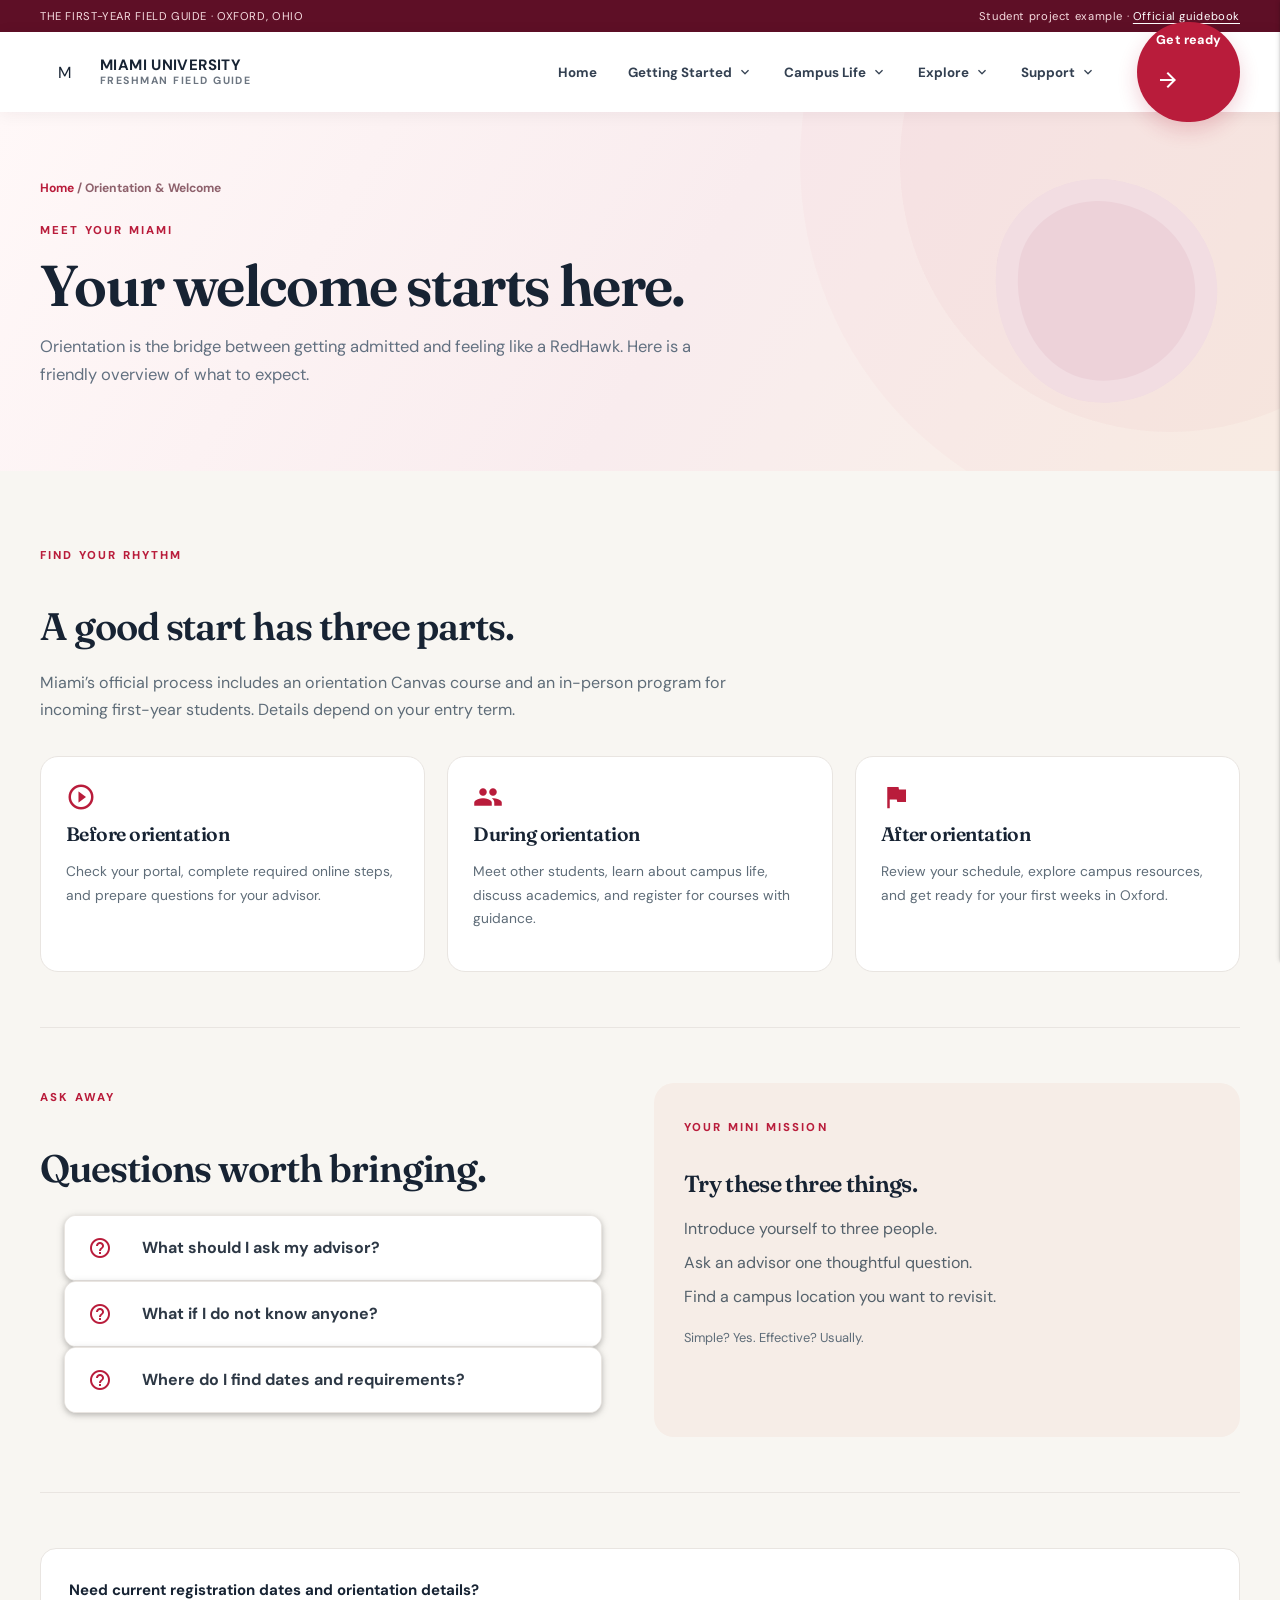
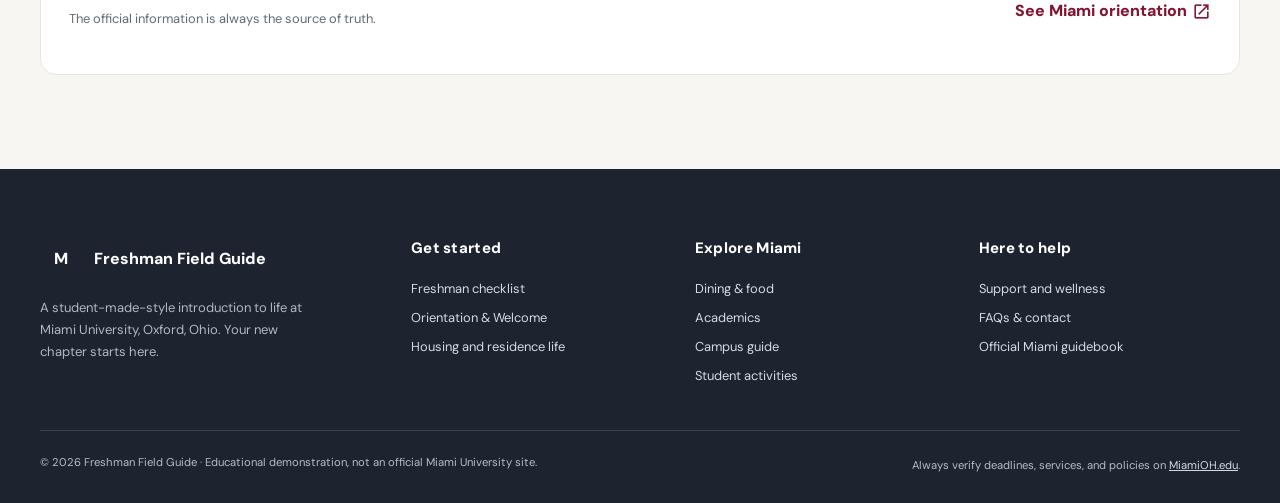
<file: orientation.html>
<!DOCTYPE html>
<html lang="en">

<head>
    <meta charset="utf-8" />
    <meta name="viewport" content="width=device-width, initial-scale=1.0" />
    <title>Orientation &amp; Welcome | Miami Freshman Field Guide</title>
    <meta name="description" content="Learn about orientation and welcoming events for first-year students." />
    <link rel="icon" type="image/svg+xml" href="assets/favicon.svg" />
    <link rel="preconnect" href="https://fonts.googleapis.com" />
    <link rel="preconnect" href="https://fonts.gstatic.com" crossorigin />
    <link href="https://fonts.googleapis.com/css2?family=DM+Sans:wght@400;500;600;700;800&family=Fraunces:opsz,wght@9..144,500;9..144,600;9..144,700&display=swap" rel="stylesheet" />
    <link href="https://fonts.googleapis.com/icon?family=Material+Icons" rel="stylesheet" />
    <!-- Materialize CSS 1.0.0, from the official getting-started documentation -->
    <link rel="stylesheet" href="https://cdnjs.cloudflare.com/ajax/libs/materialize/1.0.0/css/materialize.min.css" />
    <link rel="stylesheet" href="css/styles.css" />
</head>

<body>
    <a href="#main-content" class="skip-link">Skip to content</a>
    <div class="site-topline">
        <div class="container"><span>THE FIRST-YEAR FIELD GUIDE · OXFORD, OHIO</span><span class="topline-right">Student project example · <a href="https://miamioh.edu/life-at-miami/new-students-orientation/orientation/guidebook/" target="_blank" rel="noopener noreferrer">Official guidebook</a></span></div>
    </div>
    <nav id="site-nav" aria-label="Primary navigation">
        <div class="nav-wrapper container">
            <a href="index.html" class="brand-link" aria-label="Miami Freshman Guide homepage"><span class="brand-mark" aria-hidden="true">M</span><span class="brand-wordmark"><b>MIAMI UNIVERSITY</b><small>FRESHMAN FIELD GUIDE</small></span></a>
            <div class="desktop-links"><a href="index.html" class="">Home</a><a href="#!" class="dropdown-trigger" data-target="drop-0" aria-label="Getting Started menu">Getting Started <i class="material-icons" aria-hidden="true">expand_more</i></a><a href="#!" class="dropdown-trigger" data-target="drop-1" aria-label="Campus Life menu">Campus Life <i class="material-icons" aria-hidden="true">expand_more</i></a><a href="#!" class="dropdown-trigger" data-target="drop-2" aria-label="Explore menu">Explore <i class="material-icons" aria-hidden="true">expand_more</i></a><a href="#!" class="dropdown-trigger" data-target="drop-3" aria-label="Support menu">Support <i class="material-icons" aria-hidden="true">expand_more</i></a></div><a class="nav-cta waves-effect waves-light" href="checklist.html">Get ready <i class="material-icons" aria-hidden="true">arrow_forward</i></a>
            <button type="button" class="menu-button sidenav-trigger" data-target="mobile-nav" aria-label="Open mobile menu" aria-controls="mobile-nav"><i class="material-icons" aria-hidden="true">menu</i></button>
        </div>
    </nav>
    <ul id="drop-0" class="dropdown-content">
        <li><a href="checklist.html">Freshman checklist</a></li>
        <li><a href="orientation.html">Orientation & Welcome</a></li>
    </ul>
    <ul id="drop-1" class="dropdown-content">
        <li><a href="housing.html">Housing & residence life</a></li>
        <li><a href="dining.html">Dining & food</a></li>
        <li><a href="activities.html">Clubs & activities</a></li>
    </ul>
    <ul id="drop-2" class="dropdown-content">
        <li><a href="academics.html">Academics & registration</a></li>
        <li><a href="campus.html">Campus & transportation</a></li>
    </ul>
    <ul id="drop-3" class="dropdown-content">
        <li><a href="support.html">Health & wellness</a></li>
        <li><a href="faq.html">FAQs & contact</a></li>
        <li><a href="oxford.html">Oxford</a></li>        
    </ul>
    <ul class="sidenav" id="mobile-nav" aria-label="Mobile navigation">
        <li>
            <div class="mobile-header"><b>MIAMI FIELD GUIDE</b>
                <p>Everything you need for day one.</p>
            </div>
        </li>
        <li><a href="index.html" class=""><i class="material-icons" aria-hidden="true">home</i> Home</a></li>
        <li>
            <div class="subnav-label">Get started</div>
        </li>
        <li><a href="checklist.html" class=""><i class="material-icons" aria-hidden="true">checklist</i> Freshman Checklist</a></li>
        <li><a href="orientation.html" class="active"><i class="material-icons" aria-hidden="true">event</i> Orientation & Welcome</a></li>
        <li>
            <div class="subnav-label">Campus life</div>
        </li>
        <li><a href="housing.html" class=""><i class="material-icons" aria-hidden="true">hotel</i> Housing & Residence Life</a></li>
        <li><a href="dining.html" class=""><i class="material-icons" aria-hidden="true">restaurant</i> Dining & Food</a></li>
        <li>
            <div class="subnav-label">Academics</div>
        </li>
        <li><a href="academics.html" class=""><i class="material-icons" aria-hidden="true">school</i> Academics</a></li>
        <li><a href="campus.html" class=""><i class="material-icons" aria-hidden="true">map</i> Campus & Tranport</a></li>
        <li><a href="oxford.html" class=""><i class="material-icons" aria-hidden="true">local_activity</i> Oxford</a></li>
        <li>
            <div class="subnav-label">Explore</div>
        </li>
        <li><a href="activities.html" class=""><i class="material-icons" aria-hidden="true">groups</i> Clubs & Activities</a></li>
        <li><a href="support.html" class=""><i class="material-icons" aria-hidden="true">favorite</i> Wellness & Support</a></li>
        <li>
            <div class="subnav-label">Ask</div>
        </li>
        <li><a href="faq.html" class=""><i class="material-icons" aria-hidden="true">help_outline</i> FAQs & Contact</a></li>
    </ul>
    <main id="main-content">
        <section class="page-hero">
            <div class="container page-hero-grid">
                <div>
                    <div class="breadcrumbs"><a href="index.html">Home</a> / Orientation &amp; Welcome</div><span class="eyebrow">MEET YOUR MIAMI</span>
                    <h1>Your welcome starts here.</h1>
                    <p>Orientation is the bridge between getting admitted and feeling like a RedHawk. Here is a friendly overview of what to expect.</p>
                </div>
                <div class="page-hero-icon" aria-hidden="true"><i class="material-icons" aria-hidden="true">celebration</i></div>
            </div>
        </section>
        <div class="container page-main">
            <div class="section-header"><span class="eyebrow">FIND YOUR RHYTHM</span>
                <h2>A good start has three parts.</h2>
                <p>Miami’s official process includes an orientation Canvas course and an in-person program for incoming first-year students. Details depend on your entry term.</p>
            </div>
            <div class="three-col">
                <article class="info-card"><i class="material-icons" aria-hidden="true">play_circle_outline</i>
                    <h3>Before orientation</h3>
                    <p>Check your portal, complete required online steps, and prepare questions for your advisor.</p>
                </article>
                <article class="info-card"><i class="material-icons" aria-hidden="true">groups</i>
                    <h3>During orientation</h3>
                    <p>Meet other students, learn about campus life, discuss academics, and register for courses with guidance.</p>
                </article>
                <article class="info-card"><i class="material-icons" aria-hidden="true">flag</i>
                    <h3>After orientation</h3>
                    <p>Review your schedule, explore campus resources, and get ready for your first weeks in Oxford.</p>
                </article>
            </div>
            <hr class="section-break" />
            <div class="two-col">
                <section><span class="eyebrow">ASK AWAY</span>
                    <h2>Questions worth bringing.</h2>
                    <ul class="collapsible popout">
                        <li>
                            <div class="collapsible-header"><i class="material-icons" aria-hidden="true">help_outline</i> What should I ask my advisor?</div>
                            <div class="collapsible-body">Ask about major requirements, Miami Plan courses, placement credit, and balancing your first-semester schedule.</div>
                        </li>
                        <li>
                            <div class="collapsible-header"><i class="material-icons" aria-hidden="true">help_outline</i> What if I do not know anyone?</div>
                            <div class="collapsible-body">That is common. Try sitting with someone new, joining group activities, and saying hello to other first-year students.</div>
                        </li>
                        <li>
                            <div class="collapsible-header"><i class="material-icons" aria-hidden="true">help_outline</i> Where do I find dates and requirements?</div>
                            <div class="collapsible-body">Use your New Student Portal and Miami's official orientation page. Schedules can change by semester.</div>
                        </li>
                    </ul>
                </section>
                <aside class="panel-tint"><span class="eyebrow">YOUR MINI MISSION</span>
                    <h3>Try these three things.</h3>
                    <ul class="clean-list">
                        <li>Introduce yourself to three people.</li>
                        <li>Ask an advisor one thoughtful question.</li>
                        <li>Find a campus location you want to revisit.</li>
                    </ul>
                    <p class="small-note">Simple? Yes. Effective? Usually.</p>
                </aside>
            </div>
            <hr class="section-break" />
            <div class="sources-strip">
                <div><b>Need current registration dates and orientation details?</b>
                    <p class="small-note">The official information is always the source of truth.</p>
                </div><a class="text-link" href="https://miamioh.edu/life-at-miami/new-students-orientation/orientation/first-year-orientation/" target="_blank" rel="noopener noreferrer">See Miami orientation <i class="material-icons" aria-hidden="true">open_in_new</i></a>
            </div>
        </div>
    </main>
    <footer class="site-footer">
        <div class="container">
            <div class="footer-grid">
                <div>
                    <div class="footer-brand"><span class="brand-mark" aria-hidden="true">M</span><span>Freshman Field Guide</span></div>
                    <p>A student-made-style introduction to life at Miami University, Oxford, Ohio. Your new chapter starts here.</p>
                </div>
                <div>
                    <h3>Get started</h3><a href="checklist.html">Freshman checklist</a><a href="orientation.html">Orientation & Welcome</a><a href="housing.html">Housing and residence life</a>
                </div>
                <div>
                    <h3>Explore Miami</h3><a href="dining.html">Dining & food</a><a href="academics.html">Academics</a><a href="campus.html">Campus guide</a><a href="activities.html">Student activities</a>
                </div>
                <div>
                    <h3>Here to help</h3><a href="support.html">Support and wellness</a><a href="faq.html">FAQs & contact</a><a href="https://miamioh.edu/life-at-miami/new-students-orientation/orientation/guidebook/" target="_blank" rel="noopener noreferrer">Official Miami guidebook</a>
                </div>
            </div>
            <div class="footer-bottom"><span>© 2026 Freshman Field Guide · Educational demonstration, not an official Miami University site.</span><span>Always verify deadlines, services, and policies on <a href="https://miamioh.edu/" target="_blank" rel="noopener noreferrer">MiamiOH.edu</a>.</span></div>
        </div>
    </footer>
    <!-- Materialize JavaScript must load before our custom JavaScript -->
    <script src="https://cdnjs.cloudflare.com/ajax/libs/materialize/1.0.0/js/materialize.min.js"></script>
    <script src="js/main.js"></script>
</body>

</html>
</file>
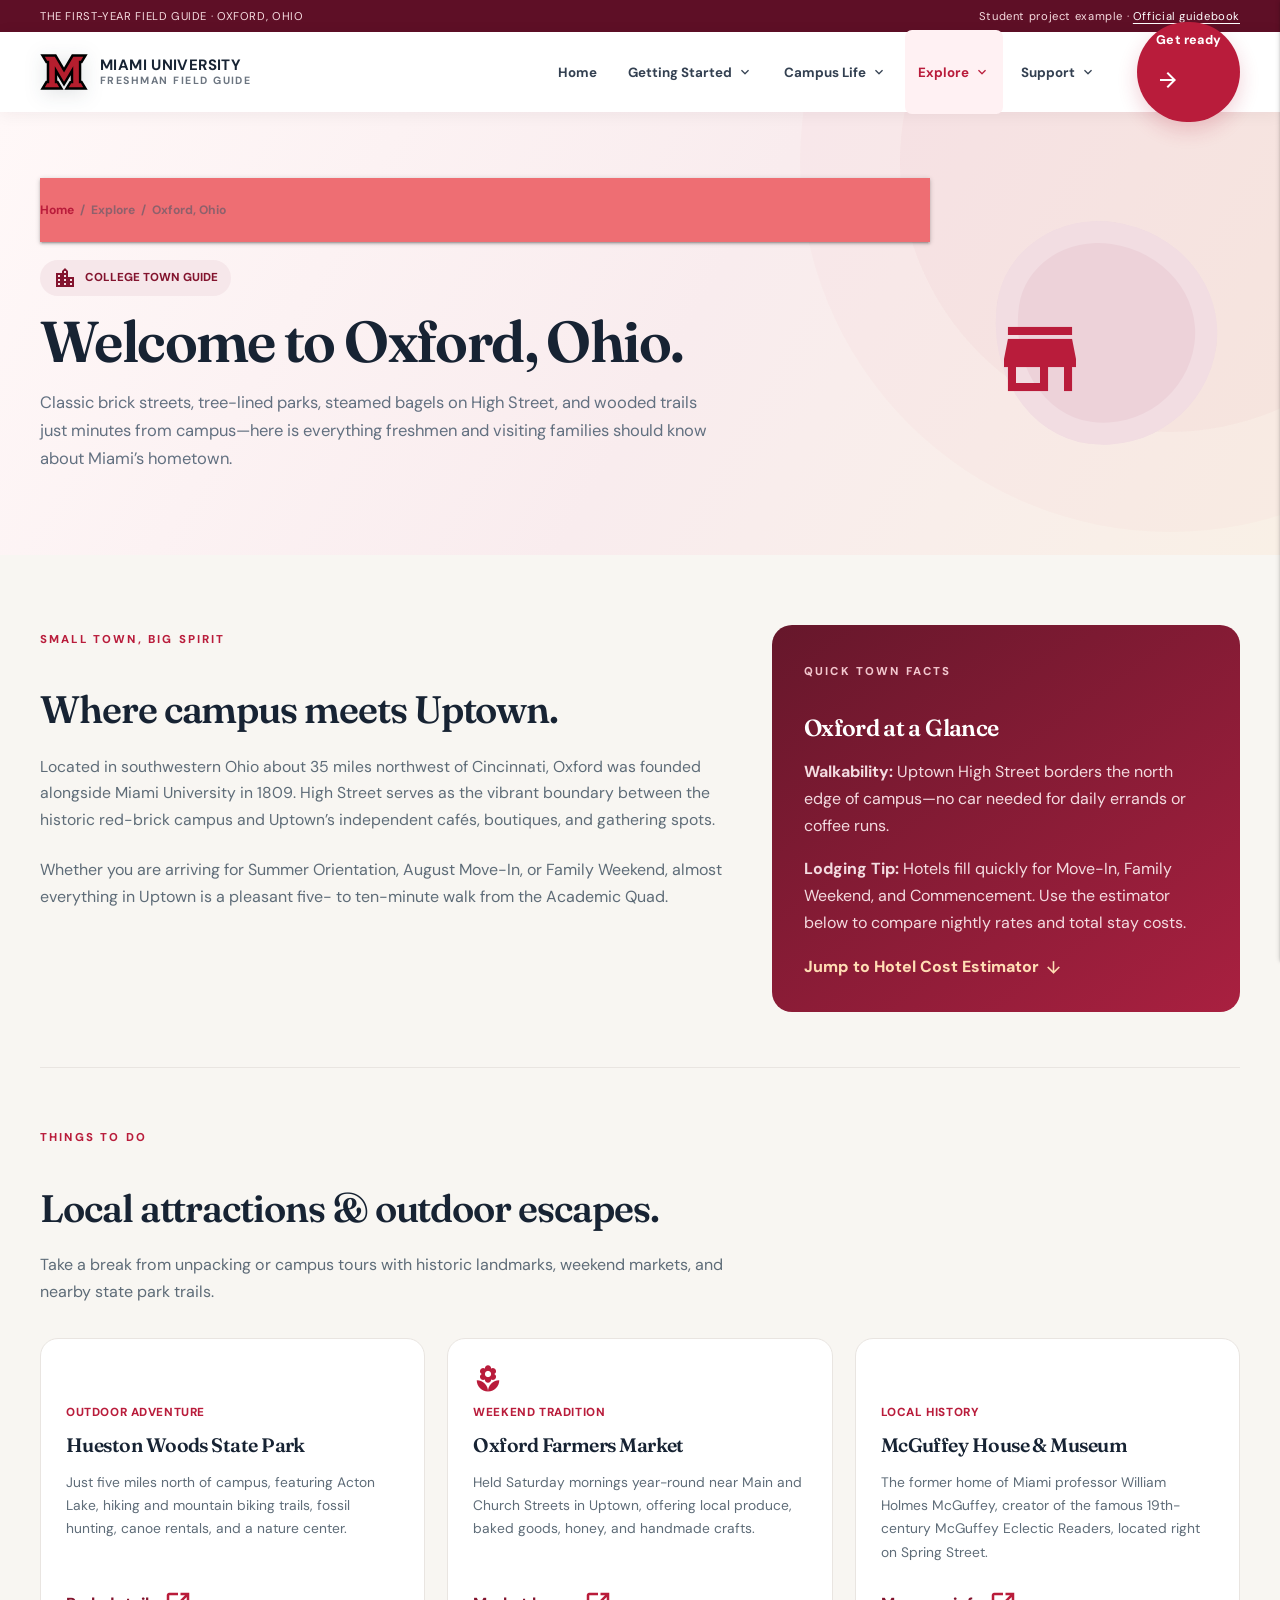
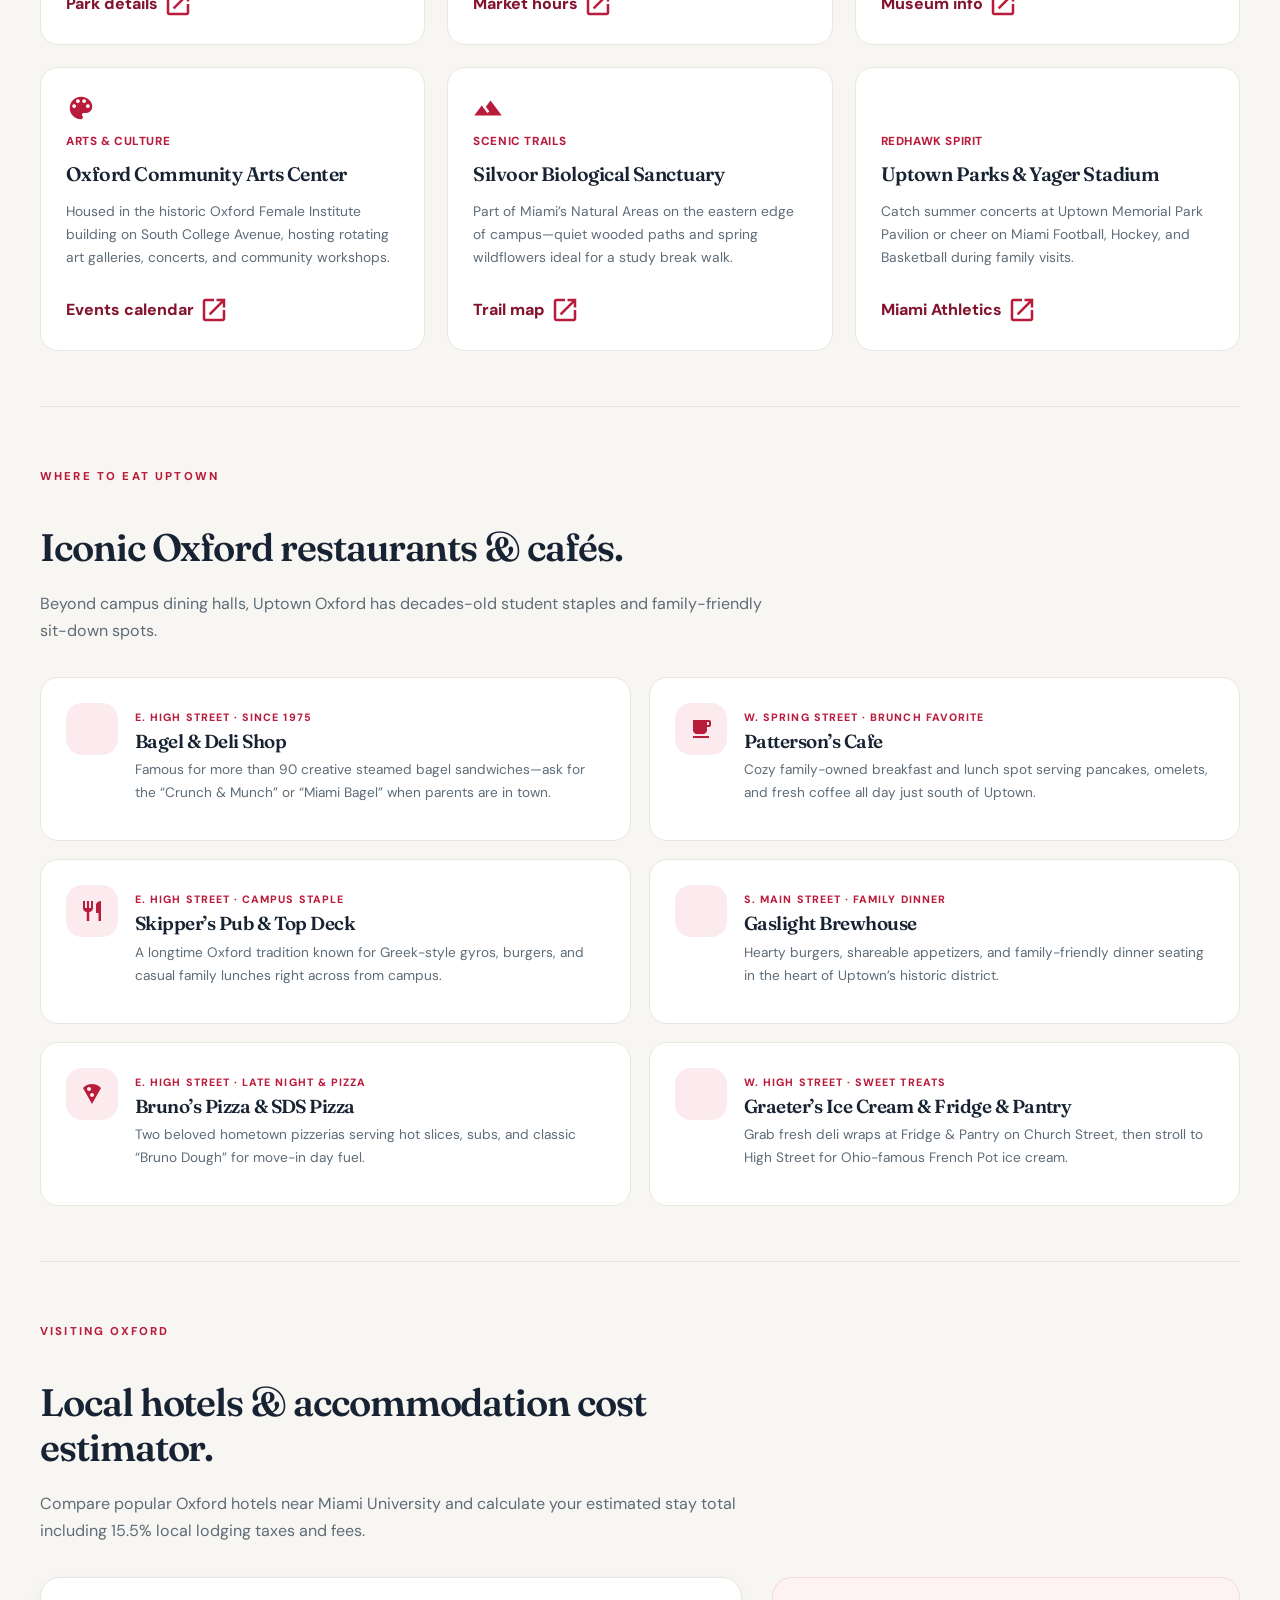
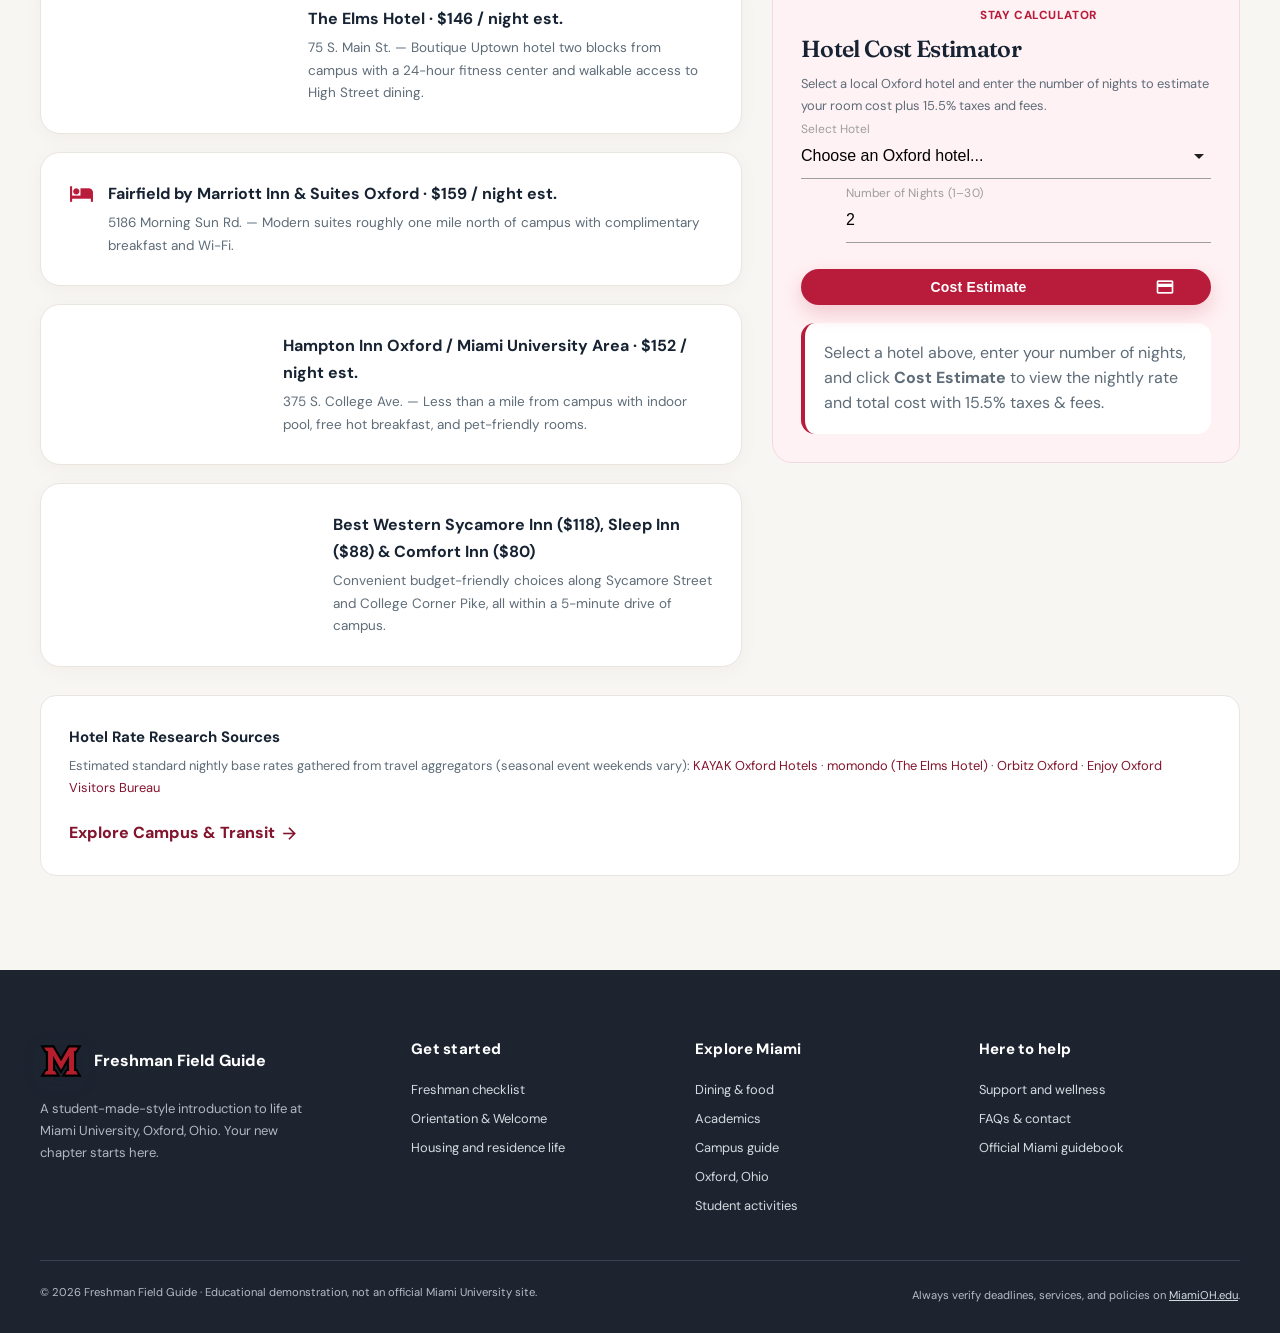
<file: oxford.html>
<!DOCTYPE html>
<html lang="en">

<head>
    <meta charset="utf-8" />
    <meta name="viewport" content="width=device-width, initial-scale=1.0" />
    <title>Explore Oxford, Ohio | Miami Freshman Field Guide</title>
    <meta name="description" content="Discover Oxford, Ohio—local attractions, Uptown restaurants, hotels, and an interactive stay cost estimator for Miami University students and families." />
    <link rel="icon" type="image/svg+xml" href="assets/favicon.svg" />
    <link rel="preconnect" href="https://fonts.googleapis.com" />
    <link rel="preconnect" href="https://fonts.gstatic.com" crossorigin />
    <link href="https://fonts.googleapis.com/css2?family=DM+Sans:wght@400;500;600;700;800&family=Fraunces:opsz,wght@9..144,500;9..144,600;9..144,700&display=swap" rel="stylesheet" />
    <link href="https://fonts.googleapis.com/icon?family=Material+Icons" rel="stylesheet" />
    <!-- Materialize CSS 1.0.0 -->
    <link rel="stylesheet" href="https://cdnjs.cloudflare.com/ajax/libs/materialize/1.0.0/css/materialize.min.css" />
    <link rel="stylesheet" href="css/styles.css" />
</head>

<body>
    <a href="#main-content" class="skip-link">Skip to content</a>
    <div class="site-topline">
        <div class="container">
            <span>THE FIRST-YEAR FIELD GUIDE · OXFORD, OHIO</span>
            <span class="topline-right">Student project example · <a href="https://miamioh.edu/life-at-miami/new-students-orientation/orientation/guidebook/" target="_blank" rel="noopener noreferrer">Official guidebook</a></span>
        </div>
    </div>

    <nav id="site-nav" aria-label="Primary navigation">
        <div class="nav-wrapper container">
            <a href="index.html" class="brand-link" aria-label="Miami Freshman Guide homepage">
                <span class="brand-mark"><img src="assets/Miami_Redhawks_logo.svg" alt="Miami RedHawks logo" /></span>
                <span class="brand-wordmark"><b>MIAMI UNIVERSITY</b><small>FRESHMAN FIELD GUIDE</small></span>
            </a>
            <div class="desktop-links">
                <a href="index.html">Home</a>
                <a href="#!" class="dropdown-trigger" data-target="drop-0" aria-label="Getting Started menu">Getting Started <i class="material-icons" aria-hidden="true">expand_more</i></a>
                <a href="#!" class="dropdown-trigger" data-target="drop-1" aria-label="Campus Life menu">Campus Life <i class="material-icons" aria-hidden="true">expand_more</i></a>
                <a href="#!" class="dropdown-trigger active" data-target="drop-2" aria-label="Explore menu">Explore <i class="material-icons" aria-hidden="true">expand_more</i></a>
                <a href="#!" class="dropdown-trigger" data-target="drop-3" aria-label="Support menu">Support <i class="material-icons" aria-hidden="true">expand_more</i></a>
            </div>
            <a class="nav-cta waves-effect waves-light" href="checklist.html">Get ready <i class="material-icons" aria-hidden="true">arrow_forward</i></a>
            <button type="button" class="menu-button sidenav-trigger" data-target="mobile-nav" aria-label="Open mobile menu" aria-controls="mobile-nav"><i class="material-icons" aria-hidden="true">menu</i></button>
        </div>
    </nav>

    <ul id="drop-0" class="dropdown-content">
        <li><a href="checklist.html">Freshman checklist</a></li>
        <li><a href="orientation.html">Orientation &amp; Welcome</a></li>
    </ul>
    <ul id="drop-1" class="dropdown-content">
        <li><a href="housing.html">Housing &amp; residence life</a></li>
        <li><a href="dining.html">Dining &amp; food</a></li>
        <li><a href="activities.html">Clubs &amp; activities</a></li>
    </ul>
    <ul id="drop-2" class="dropdown-content">
        <li><a href="academics.html">Academics &amp; registration</a></li>
        <li><a href="campus.html">Campus &amp; transportation</a></li>
        <li><a href="oxford.html" class="active">Oxford</a></li>
    </ul>
    <ul id="drop-3" class="dropdown-content">
        <li><a href="support.html">Health &amp; wellness</a></li>
        <li><a href="faq.html">FAQs &amp; contact</a></li>
    </ul>

    <ul class="sidenav" id="mobile-nav" aria-label="Mobile navigation">
        <li>
            <div class="mobile-header">
                <b>MIAMI FIELD GUIDE</b>
                <p>Everything you need for day one.</p>
            </div>
        </li>
        <li><a href="index.html"><i class="material-icons" aria-hidden="true">home</i> Home</a></li>
        <li><div class="subnav-label">Get started</div></li>
        <li><a href="checklist.html"><i class="material-icons" aria-hidden="true">checklist</i> Freshman Checklist</a></li>
        <li><a href="orientation.html"><i class="material-icons" aria-hidden="true">event</i> Orientation &amp; Welcome</a></li>
        <li><div class="subnav-label">Campus life</div></li>
        <li><a href="housing.html"><i class="material-icons" aria-hidden="true">hotel</i> Housing &amp; Residence Life</a></li>
        <li><a href="dining.html"><i class="material-icons" aria-hidden="true">restaurant</i> Dining &amp; Food</a></li>
        <li><div class="subnav-label">Academics &amp; Explore</div></li>
        <li><a href="academics.html"><i class="material-icons" aria-hidden="true">school</i> Academics &amp; Registration</a></li>
        <li><a href="campus.html"><i class="material-icons" aria-hidden="true">map</i> Campus &amp; Transportation</a></li>
        <li><a href="oxford.html" class="active"><i class="material-icons" aria-hidden="true">local_activity</i> Oxford</a></li>
        <li><div class="subnav-label">Community</div></li>
        <li><a href="activities.html"><i class="material-icons" aria-hidden="true">groups</i> Clubs &amp; Activities</a></li>
        <li><a href="support.html"><i class="material-icons" aria-hidden="true">favorite</i> Wellness &amp; Support</a></li>
        <li><div class="subnav-label">Ask</div></li>
        <li><a href="faq.html"><i class="material-icons" aria-hidden="true">help_outline</i> FAQs &amp; Contact</a></li>
    </ul>

    <main id="main-content">
        <!-- Page Hero -->
        <header class="page-hero">
            <div class="container page-hero-grid">
                <div>
                    <nav class="breadcrumbs" aria-label="Breadcrumb">
                        <a href="index.html">Home</a> &nbsp;/&nbsp; Explore &nbsp;/&nbsp; Oxford, Ohio
                    </nav>
                    <span class="pill-label"><i class="material-icons" aria-hidden="true">location_city</i> COLLEGE TOWN GUIDE</span>
                    <h1>Welcome to Oxford, Ohio.</h1>
                    <p>Classic brick streets, tree-lined parks, steamed bagels on High Street, and wooded trails just minutes from campus—here is everything freshmen and visiting families should know about Miami’s hometown.</p>
                </div>
                <div class="page-hero-icon" aria-hidden="true">
                    <i class="material-icons">storefront</i>
                </div>
            </div>
        </header>

        <div class="page-main">
            <div class="container">
                <!-- Section 1: Oxford Overview -->
                <section aria-labelledby="oxford-intro-heading">
                    <div class="split-col">
                        <div>
                            <span class="eyebrow">SMALL TOWN, BIG SPIRIT</span>
                            <h2 id="oxford-intro-heading">Where campus meets Uptown.</h2>
                            <p class="intro-text">Located in southwestern Ohio about 35 miles northwest of Cincinnati, Oxford was founded alongside Miami University in 1809. High Street serves as the vibrant boundary between the historic red-brick campus and Uptown’s independent cafés, boutiques, and gathering spots.</p>
                            <p class="muted">Whether you are arriving for Summer Orientation, August Move-In, or Family Weekend, almost everything in Uptown is a pleasant five- to ten-minute walk from the Academic Quad.</p>
                        </div>
                        <aside class="panel-highlight">
                            <span class="eyebrow light">QUICK TOWN FACTS</span>
                            <h3>Oxford at a Glance</h3>
                            <p><strong>Walkability:</strong> Uptown High Street borders the north edge of campus—no car needed for daily errands or coffee runs.</p>
                            <p><strong>Lodging Tip:</strong> Hotels fill quickly for Move-In, Family Weekend, and Commencement. Use the estimator below to compare nightly rates and total stay costs.</p>
                            <a class="text-link" href="#hotel-estimator">Jump to Hotel Cost Estimator <i class="material-icons" aria-hidden="true">arrow_downward</i></a>
                        </aside>
                    </div>
                </section>

                <hr class="section-break" />

                <!-- Section 2: Local Attractions -->
                <section aria-labelledby="attractions-heading">
                    <div class="section-header">
                        <span class="eyebrow">THINGS TO DO</span>
                        <h2 id="attractions-heading">Local attractions &amp; outdoor escapes.</h2>
                        <p>Take a break from unpacking or campus tours with historic landmarks, weekend markets, and nearby state park trails.</p>
                    </div>

                    <div class="three-col">
                        <article class="info-card">
                            <i class="material-icons" aria-hidden="true">park</i>
                            <span class="icon-label">OUTDOOR ADVENTURE</span>
                            <h3>Hueston Woods State Park</h3>
                            <p>Just five miles north of campus, featuring Acton Lake, hiking and mountain biking trails, fossil hunting, canoe rentals, and a nature center.</p>
                            <a class="text-link" href="https://ohiodnr.gov/go-and-do/plan-a-visit/find-a-property/hueston-woods-state-park" target="_blank" rel="noopener noreferrer">Park details <i class="material-icons" aria-hidden="true">open_in_new</i></a>
                        </article>

                        <article class="info-card">
                            <i class="material-icons" aria-hidden="true">local_florist</i>
                            <span class="icon-label">WEEKEND TRADITION</span>
                            <h3>Oxford Farmers Market</h3>
                            <p>Held Saturday mornings year-round near Main and Church Streets in Uptown, offering local produce, baked goods, honey, and handmade crafts.</p>
                            <a class="text-link" href="https://www.oxfordfarmersmarket.com/" target="_blank" rel="noopener noreferrer">Market hours <i class="material-icons" aria-hidden="true">open_in_new</i></a>
                        </article>

                        <article class="info-card">
                            <i class="material-icons" aria-hidden="true">museum</i>
                            <span class="icon-label">LOCAL HISTORY</span>
                            <h3>McGuffey House &amp; Museum</h3>
                            <p>The former home of Miami professor William Holmes McGuffey, creator of the famous 19th-century McGuffey Eclectic Readers, located right on Spring Street.</p>
                            <a class="text-link" href="https://miamioh.edu/cca/mcguffey-museum/" target="_blank" rel="noopener noreferrer">Museum info <i class="material-icons" aria-hidden="true">open_in_new</i></a>
                        </article>

                        <article class="info-card">
                            <i class="material-icons" aria-hidden="true">palette</i>
                            <span class="icon-label">ARTS &amp; CULTURE</span>
                            <h3>Oxford Community Arts Center</h3>
                            <p>Housed in the historic Oxford Female Institute building on South College Avenue, hosting rotating art galleries, concerts, and community workshops.</p>
                            <a class="text-link" href="https://www.oxarts.org/" target="_blank" rel="noopener noreferrer">Events calendar <i class="material-icons" aria-hidden="true">open_in_new</i></a>
                        </article>

                        <article class="info-card">
                            <i class="material-icons" aria-hidden="true">terrain</i>
                            <span class="icon-label">SCENIC TRAILS</span>
                            <h3>Silvoor Biological Sanctuary</h3>
                            <p>Part of Miami’s Natural Areas on the eastern edge of campus—quiet wooded paths and spring wildflowers ideal for a study break walk.</p>
                            <a class="text-link" href="https://miamioh.edu/cas/centers-institutes/natural-areas/" target="_blank" rel="noopener noreferrer">Trail map <i class="material-icons" aria-hidden="true">open_in_new</i></a>
                        </article>

                        <article class="info-card">
                            <i class="material-icons" aria-hidden="true">stadium</i>
                            <span class="icon-label">REDHAWK SPIRIT</span>
                            <h3>Uptown Parks &amp; Yager Stadium</h3>
                            <p>Catch summer concerts at Uptown Memorial Park Pavilion or cheer on Miami Football, Hockey, and Basketball during family visits.</p>
                            <a class="text-link" href="https://miamiredhawks.com/" target="_blank" rel="noopener noreferrer">Miami Athletics <i class="material-icons" aria-hidden="true">open_in_new</i></a>
                        </article>
                    </div>
                </section>

                <hr class="section-break" />

                <!-- Section 3: Local Restaurants -->
                <section aria-labelledby="restaurants-heading">
                    <div class="section-header">
                        <span class="eyebrow">WHERE TO EAT UPTOWN</span>
                        <h2 id="restaurants-heading">Iconic Oxford restaurants &amp; cafés.</h2>
                        <p>Beyond campus dining halls, Uptown Oxford has decades-old student staples and family-friendly sit-down spots.</p>
                    </div>

                    <div class="directory-grid">
                        <article class="directory-card">
                            <div class="round-icon" aria-hidden="true"><i class="material-icons">bakery_dining</i></div>
                            <div>
                                <span class="microtag">E. HIGH STREET · SINCE 1975</span>
                                <h3>Bagel &amp; Deli Shop</h3>
                                <p>Famous for more than 90 creative steamed bagel sandwiches—ask for the “Crunch &amp; Munch” or “Miami Bagel” when parents are in town.</p>
                            </div>
                        </article>

                        <article class="directory-card">
                            <div class="round-icon" aria-hidden="true"><i class="material-icons">free_breakfast</i></div>
                            <div>
                                <span class="microtag">W. SPRING STREET · BRUNCH FAVORITE</span>
                                <h3>Patterson’s Cafe</h3>
                                <p>Cozy family-owned breakfast and lunch spot serving pancakes, omelets, and fresh coffee all day just south of Uptown.</p>
                            </div>
                        </article>

                        <article class="directory-card">
                            <div class="round-icon" aria-hidden="true"><i class="material-icons">restaurant</i></div>
                            <div>
                                <span class="microtag">E. HIGH STREET · CAMPUS STAPLE</span>
                                <h3>Skipper’s Pub &amp; Top Deck</h3>
                                <p>A longtime Oxford tradition known for Greek-style gyros, burgers, and casual family lunches right across from campus.</p>
                            </div>
                        </article>

                        <article class="directory-card">
                            <div class="round-icon" aria-hidden="true"><i class="material-icons">lunch_dining</i></div>
                            <div>
                                <span class="microtag">S. MAIN STREET · FAMILY DINNER</span>
                                <h3>Gaslight Brewhouse</h3>
                                <p>Hearty burgers, shareable appetizers, and family-friendly dinner seating in the heart of Uptown’s historic district.</p>
                            </div>
                        </article>

                        <article class="directory-card">
                            <div class="round-icon" aria-hidden="true"><i class="material-icons">local_pizza</i></div>
                            <div>
                                <span class="microtag">E. HIGH STREET · LATE NIGHT &amp; PIZZA</span>
                                <h3>Bruno’s Pizza &amp; SDS Pizza</h3>
                                <p>Two beloved hometown pizzerias serving hot slices, subs, and classic “Bruno Dough” for move-in day fuel.</p>
                            </div>
                        </article>

                        <article class="directory-card">
                            <div class="round-icon" aria-hidden="true"><i class="material-icons">icecream</i></div>
                            <div>
                                <span class="microtag">W. HIGH STREET · SWEET TREATS</span>
                                <h3>Graeter’s Ice Cream &amp; Fridge &amp; Pantry</h3>
                                <p>Grab fresh deli wraps at Fridge &amp; Pantry on Church Street, then stroll to High Street for Ohio-famous French Pot ice cream.</p>
                            </div>
                        </article>
                    </div>
                </section>

                <hr class="section-break" />

                <!-- Section 4: Hotels & Interactive Cost Estimator -->
                <section id="hotel-estimator" aria-labelledby="hotels-heading">
                    <div class="section-header">
                        <span class="eyebrow">VISITING OXFORD</span>
                        <h2 id="hotels-heading">Local hotels &amp; accommodation cost estimator.</h2>
                        <p>Compare popular Oxford hotels near Miami University and calculate your estimated stay total including 15.5% local lodging taxes and fees.</p>
                    </div>

                    <div class="split-col">
                        <!-- Hotel Overview Cards -->
                        <div class="stack">
                            <div class="panel">
                                <div class="resource-row">
                                    <i class="material-icons" aria-hidden="true">apartment</i>
                                    <div>
                                        <b>The Elms Hotel · $146 / night est.</b>
                                        <p>75 S. Main St. — Boutique Uptown hotel two blocks from campus with a 24-hour fitness center and walkable access to High Street dining.</p>
                                    </div>
                                </div>
                            </div>

                            <div class="panel">
                                <div class="resource-row">
                                    <i class="material-icons" aria-hidden="true">hotel</i>
                                    <div>
                                        <b>Fairfield by Marriott Inn &amp; Suites Oxford · $159 / night est.</b>
                                        <p>5186 Morning Sun Rd. — Modern suites roughly one mile north of campus with complimentary breakfast and Wi-Fi.</p>
                                    </div>
                                </div>
                            </div>

                            <div class="panel">
                                <div class="resource-row">
                                    <i class="material-icons" aria-hidden="true">king_bed</i>
                                    <div>
                                        <b>Hampton Inn Oxford / Miami University Area · $152 / night est.</b>
                                        <p>375 S. College Ave. — Less than a mile from campus with indoor pool, free hot breakfast, and pet-friendly rooms.</p>
                                    </div>
                                </div>
                            </div>

                            <div class="panel">
                                <div class="resource-row">
                                    <i class="material-icons" aria-hidden="true">single_bed</i>
                                    <div>
                                        <b>Best Western Sycamore Inn ($118), Sleep Inn ($88) &amp; Comfort Inn ($80)</b>
                                        <p>Convenient budget-friendly choices along Sycamore Street and College Corner Pike, all within a 5-minute drive of campus.</p>
                                    </div>
                                </div>
                            </div>
                        </div>

                        <!-- Interactive Hotel Cost Estimator -->
                        <aside class="interactive-box hotel-estimator-box" aria-labelledby="estimator-title">
                            <span class="icon-label"><i class="material-icons" aria-hidden="true">calculate</i> STAY CALCULATOR</span>
                            <h3 id="estimator-title">Hotel Cost Estimator</h3>
                            <p class="small-note">Select a local Oxford hotel and enter the number of nights to estimate your room cost plus 15.5% taxes and fees.</p>

                            <form id="hotelEstimatorForm" novalidate>
                                <div class="input-field">
                                    <select id="hotelSelect" aria-label="Select an Oxford hotel">
                                        <option value="" disabled selected>Choose an Oxford hotel...</option>
                                        <option value="146" data-hotel-name="The Elms Hotel">The Elms Hotel — $146 / night</option>
                                        <option value="159" data-hotel-name="Fairfield by Marriott Inn & Suites Oxford">Fairfield by Marriott Oxford — $159 / night</option>
                                        <option value="152" data-hotel-name="Hampton Inn Oxford / Miami University Area">Hampton Inn Oxford — $152 / night</option>
                                        <option value="118" data-hotel-name="Best Western Sycamore Inn">Best Western Sycamore Inn — $118 / night</option>
                                        <option value="88" data-hotel-name="Sleep Inn & Suites Oxford">Sleep Inn &amp; Suites Oxford — $88 / night</option>
                                        <option value="80" data-hotel-name="Comfort Inn Oxford">Comfort Inn Oxford — $80 / night</option>
                                    </select>
                                    <label for="hotelSelect">Select Hotel</label>
                                </div>

                                <div class="input-field">
                                    <i class="material-icons prefix" aria-hidden="true">nights_stay</i>
                                    <input id="nightsInput" type="number" min="1" max="30" step="1" value="2" required />
                                    <label for="nightsInput" class="active">Number of Nights (1–30)</label>
                                </div>

                                <button type="button" id="costEstimateBtn" class="btn brand-btn waves-effect waves-light" style="width:100%;" onclick="calculateHotelCost()">
                                    Cost Estimate <i class="material-icons right" aria-hidden="true">payments</i>
                                </button>
                            </form>

                            <div id="hotelCostOutput" class="output-card hotel-cost-output" role="region" aria-live="polite">
                                <p class="muted" style="margin:0;">Select a hotel above, enter your number of nights, and click <strong>Cost Estimate</strong> to view the nightly rate and total cost with 15.5% taxes &amp; fees.</p>
                            </div>
                        </aside>
                    </div>

                    <!-- Researched Rate Sources -->
                    <div class="sources-strip" style="margin-top:28px;">
                        <div>
                            <b>Hotel Rate Research Sources</b>
                            <p class="small-note" style="margin:4px 0 0;">Estimated standard nightly base rates gathered from travel aggregators (seasonal event weekends vary):
                                <a href="https://www.kayak.com/Oxford-Hotels.30378.hotel.ksp" target="_blank" rel="noopener noreferrer">KAYAK Oxford Hotels</a> ·
                                <a href="https://www.momondo.com/hotels/oxford-ohio/The-Elms-Hotel.mhd65092.ksp" target="_blank" rel="noopener noreferrer">momondo (The Elms Hotel)</a> ·
                                <a href="https://www.orbitz.com/Oxford-Hotels-The-Elms-Hotel.h892183.Hotel-Information" target="_blank" rel="noopener noreferrer">Orbitz Oxford</a> ·
                                <a href="https://enjoyoxford.org/" target="_blank" rel="noopener noreferrer">Enjoy Oxford Visitors Bureau</a>
                            </p>
                        </div>
                        <a class="text-link" href="campus.html">Explore Campus &amp; Transit <i class="material-icons" aria-hidden="true">arrow_forward</i></a>
                    </div>
                </section>
            </div>
        </div>
    </main>

    <footer class="site-footer">
        <div class="container">
            <div class="footer-grid">
                <div>
                    <div class="footer-brand">
                        <span class="brand-mark"><img src="assets/Miami_Redhawks_logo.svg" alt="Miami RedHawks logo" /></span>
                        <span>Freshman Field Guide</span>
                    </div>
                    <p>A student-made-style introduction to life at Miami University, Oxford, Ohio. Your new chapter starts here.</p>
                </div>
                <div>
                    <h3>Get started</h3>
                    <a href="checklist.html">Freshman checklist</a>
                    <a href="orientation.html">Orientation &amp; Welcome</a>
                    <a href="housing.html">Housing and residence life</a>
                </div>
                <div>
                    <h3>Explore Miami</h3>
                    <a href="dining.html">Dining &amp; food</a>
                    <a href="academics.html">Academics</a>
                    <a href="campus.html">Campus guide</a>
                    <a href="oxford.html">Oxford, Ohio</a>
                    <a href="activities.html">Student activities</a>
                </div>
                <div>
                    <h3>Here to help</h3>
                    <a href="support.html">Support and wellness</a>
                    <a href="faq.html">FAQs &amp; contact</a>
                    <a href="https://miamioh.edu/life-at-miami/new-students-orientation/orientation/guidebook/" target="_blank" rel="noopener noreferrer">Official Miami guidebook</a>
                </div>
            </div>
            <div class="footer-bottom">
                <span>© 2026 Freshman Field Guide · Educational demonstration, not an official Miami University site.</span>
                <span>Always verify deadlines, services, and policies on <a href="https://miamioh.edu/" target="_blank" rel="noopener noreferrer">MiamiOH.edu</a>.</span>
            </div>
        </div>
    </footer>

    <!-- Materialize JavaScript must load before our custom JavaScript -->
    <script src="https://cdnjs.cloudflare.com/ajax/libs/materialize/1.0.0/js/materialize.min.js"></script>
    <script src="js/main.js"></script>
</body>

</html>
</file>
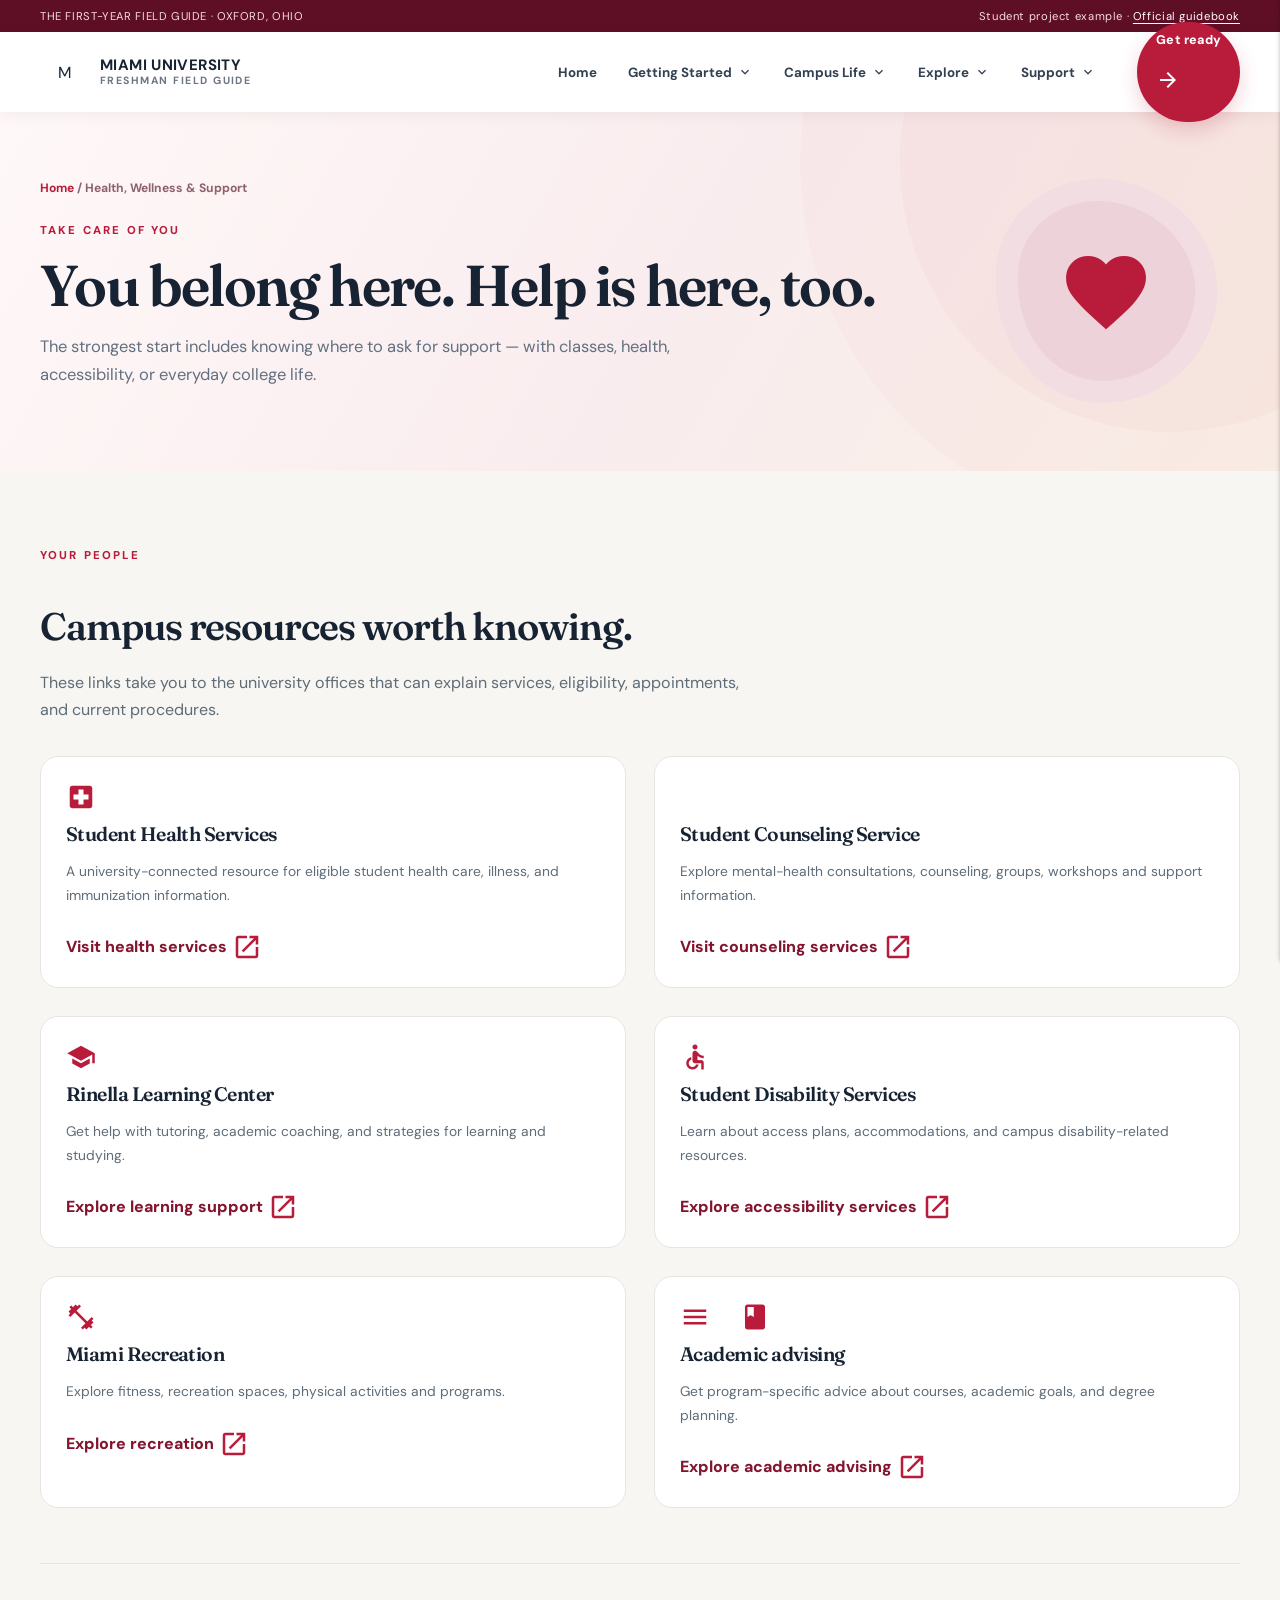
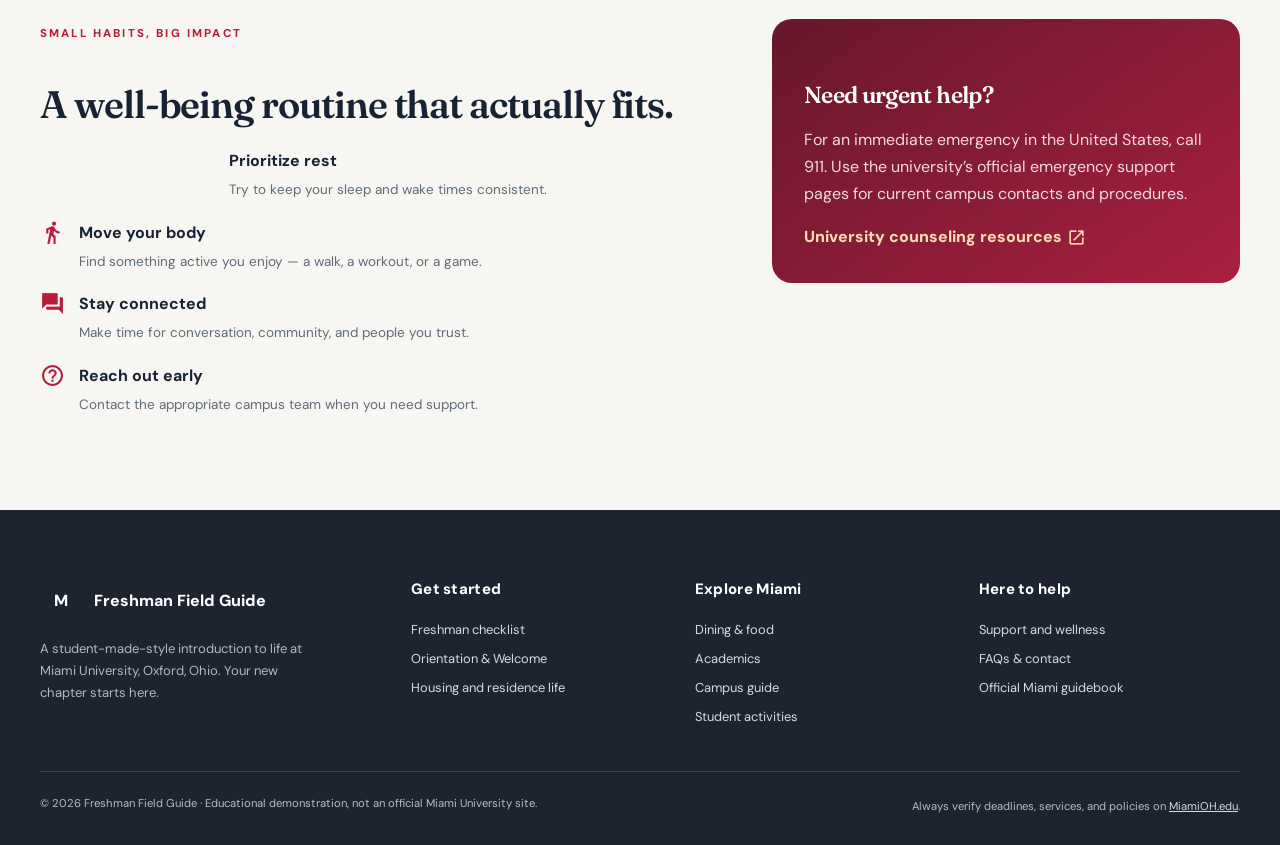
<file: support.html>
<!DOCTYPE html>
<html lang="en">

<head>
    <meta charset="utf-8" />
    <meta name="viewport" content="width=device-width, initial-scale=1.0" />
    <title>Health &amp; Wellness Support | Miami Freshman Field Guide</title>
    <meta name="description" content="Links to Miami University student wellness and academic support services." />
    <link rel="icon" type="image/svg+xml" href="assets/favicon.svg" />
    <link rel="preconnect" href="https://fonts.googleapis.com" />
    <link rel="preconnect" href="https://fonts.gstatic.com" crossorigin />
    <link href="https://fonts.googleapis.com/css2?family=DM+Sans:wght@400;500;600;700;800&family=Fraunces:opsz,wght@9..144,500;9..144,600;9..144,700&display=swap" rel="stylesheet" />
    <link href="https://fonts.googleapis.com/icon?family=Material+Icons" rel="stylesheet" />
    <!-- Materialize CSS 1.0.0, from the official getting-started documentation -->
    <link rel="stylesheet" href="https://cdnjs.cloudflare.com/ajax/libs/materialize/1.0.0/css/materialize.min.css" />
    <link rel="stylesheet" href="css/styles.css" />
</head>

<body>
    <a href="#main-content" class="skip-link">Skip to content</a>
    <div class="site-topline">
        <div class="container"><span>THE FIRST-YEAR FIELD GUIDE · OXFORD, OHIO</span><span class="topline-right">Student project example · <a href="https://miamioh.edu/life-at-miami/new-students-orientation/orientation/guidebook/" target="_blank" rel="noopener noreferrer">Official guidebook</a></span></div>
    </div>
    <nav id="site-nav" aria-label="Primary navigation">
        <div class="nav-wrapper container">
            <a href="index.html" class="brand-link" aria-label="Miami Freshman Guide homepage"><span class="brand-mark" aria-hidden="true">M</span><span class="brand-wordmark"><b>MIAMI UNIVERSITY</b><small>FRESHMAN FIELD GUIDE</small></span></a>
            <div class="desktop-links"><a href="index.html" class="">Home</a><a href="#!" class="dropdown-trigger" data-target="drop-0" aria-label="Getting Started menu">Getting Started <i class="material-icons" aria-hidden="true">expand_more</i></a><a href="#!" class="dropdown-trigger" data-target="drop-1" aria-label="Campus Life menu">Campus Life <i class="material-icons" aria-hidden="true">expand_more</i></a><a href="#!" class="dropdown-trigger" data-target="drop-2" aria-label="Explore menu">Explore <i class="material-icons" aria-hidden="true">expand_more</i></a><a href="#!" class="dropdown-trigger" data-target="drop-3" aria-label="Support menu">Support <i class="material-icons" aria-hidden="true">expand_more</i></a></div><a class="nav-cta waves-effect waves-light" href="checklist.html">Get ready <i class="material-icons" aria-hidden="true">arrow_forward</i></a>
            <button type="button" class="menu-button sidenav-trigger" data-target="mobile-nav" aria-label="Open mobile menu" aria-controls="mobile-nav"><i class="material-icons" aria-hidden="true">menu</i></button>
        </div>
    </nav>
    <ul id="drop-0" class="dropdown-content">
        <li><a href="checklist.html">Freshman checklist</a></li>
        <li><a href="orientation.html">Orientation & Welcome</a></li>
    </ul>
    <ul id="drop-1" class="dropdown-content">
        <li><a href="housing.html">Housing & residence life</a></li>
        <li><a href="dining.html">Dining & food</a></li>
        <li><a href="activities.html">Clubs & activities</a></li>
    </ul>
    <ul id="drop-2" class="dropdown-content">
        <li><a href="academics.html">Academics & registration</a></li>
        <li><a href="campus.html">Campus & transportation</a></li>
        <li><a href="oxford.html">Oxford</a></li>        
    </ul>
    <ul id="drop-3" class="dropdown-content">
        <li><a href="support.html">Health & wellness</a></li>
        <li><a href="faq.html">FAQs & contact</a></li>
    </ul>
    <ul class="sidenav" id="mobile-nav" aria-label="Mobile navigation">
        <li>
            <div class="mobile-header"><b>MIAMI FIELD GUIDE</b>
                <p>Everything you need for day one.</p>
            </div>
        </li>
        <li><a href="index.html" class=""><i class="material-icons" aria-hidden="true">home</i> Home</a></li>
        <li>
            <div class="subnav-label">Get started</div>
        </li>
        <li><a href="checklist.html" class=""><i class="material-icons" aria-hidden="true">checklist</i> Freshman Checklist</a></li>
        <li><a href="orientation.html" class=""><i class="material-icons" aria-hidden="true">event</i> Orientation & Welcome</a></li>
        <li>
            <div class="subnav-label">Campus life</div>
        </li>
        <li><a href="housing.html" class=""><i class="material-icons" aria-hidden="true">hotel</i> Housing & Residence Life</a></li>
        <li><a href="dining.html" class=""><i class="material-icons" aria-hidden="true">restaurant</i> Dining & Food</a></li>
        <li>
            <div class="subnav-label">Academics</div>
        </li>
        <li><a href="academics.html" class=""><i class="material-icons" aria-hidden="true">school</i> Academics</a></li>
        <li><a href="campus.html" class=""><i class="material-icons" aria-hidden="true">map</i> Campus & Tranport</a></li>
        <li><a href="oxford.html" class=""><i class="material-icons" aria-hidden="true">local_activity</i> Oxford</a></li>
        <li>
            <div class="subnav-label">Explore</div>
        </li>
        <li><a href="activities.html" class=""><i class="material-icons" aria-hidden="true">groups</i> Clubs & Activities</a></li>
        <li><a href="support.html" class="active"><i class="material-icons" aria-hidden="true">favorite</i> Wellness & Support</a></li>
        <li>
            <div class="subnav-label">Ask</div>
        </li>
        <li><a href="faq.html" class=""><i class="material-icons" aria-hidden="true">help_outline</i> FAQs & Contact</a></li>
    </ul>
    <main id="main-content">
        <section class="page-hero">
            <div class="container page-hero-grid">
                <div>
                    <div class="breadcrumbs"><a href="index.html">Home</a> / Health, Wellness &amp; Support</div><span class="eyebrow">TAKE CARE OF YOU</span>
                    <h1>You belong here. Help is here, too.</h1>
                    <p>The strongest start includes knowing where to ask for support — with classes, health, accessibility, or everyday college life.</p>
                </div>
                <div class="page-hero-icon" aria-hidden="true"><i class="material-icons" aria-hidden="true">favorite</i></div>
            </div>
        </section>
        <div class="container page-main">
            <div class="section-header"><span class="eyebrow">YOUR PEOPLE</span>
                <h2>Campus resources worth knowing.</h2>
                <p>These links take you to the university offices that can explain services, eligibility, appointments, and current procedures.</p>
            </div>
            <div class="two-col">
                <article class="info-card"><i class="material-icons" aria-hidden="true">local_hospital</i>
                    <h3>Student Health Services</h3>
                    <p>A university-connected resource for eligible student health care, illness, and immunization information.</p>
                    <div><a class="text-link" href="https://miamioh.edu/life-at-miami/health-well-being/student-health-services/" target="_blank" rel="noopener noreferrer">Visit health services <i class="material-icons" aria-hidden="true">open_in_new</i></a></div>
                </article>
                <article class="info-card"><i class="material-icons" aria-hidden="true">psychology</i>
                    <h3>Student Counseling Service</h3>
                    <p>Explore mental-health consultations, counseling, groups, workshops and support information.</p>
                    <div><a class="text-link" href="https://miamioh.edu/life-at-miami/health-well-being/student-counseling-service/" target="_blank" rel="noopener noreferrer">Visit counseling services <i class="material-icons" aria-hidden="true">open_in_new</i></a></div>
                </article>
                <article class="info-card"><i class="material-icons" aria-hidden="true">school</i>
                    <h3>Rinella Learning Center</h3>
                    <p>Get help with tutoring, academic coaching, and strategies for learning and studying.</p>
                    <div><a class="text-link" href="https://miamioh.edu/centers-institutes/rinella-learning-center/" target="_blank" rel="noopener noreferrer">Explore learning support <i class="material-icons" aria-hidden="true">open_in_new</i></a></div>
                </article>
                <article class="info-card"><i class="material-icons" aria-hidden="true">accessible</i>
                    <h3>Student Disability Services</h3>
                    <p>Learn about access plans, accommodations, and campus disability-related resources.</p>
                    <div><a class="text-link" href="https://miamioh.edu/academic-programs/resources-services/student-disability-services/" target="_blank" rel="noopener noreferrer">Explore accessibility services <i class="material-icons" aria-hidden="true">open_in_new</i></a></div>
                </article>
                <article class="info-card"><i class="material-icons" aria-hidden="true">fitness_center</i>
                    <h3>Miami Recreation</h3>
                    <p>Explore fitness, recreation spaces, physical activities and programs.</p>
                    <div><a class="text-link" href="https://miamioh.edu/athletics-recreation/recreation/facilities/" target="_blank" rel="noopener noreferrer">Explore recreation <i class="material-icons" aria-hidden="true">open_in_new</i></a></div>
                </article>
                <article class="info-card"><i class="material-icons" aria-hidden="true">menu_book</i>
                    <h3>Academic advising</h3>
                    <p>Get program-specific advice about courses, academic goals, and degree planning.</p>
                    <div><a class="text-link" href="https://miamioh.edu/life-at-miami/new-students-orientation/orientation/guidebook/advising.html" target="_blank" rel="noopener noreferrer">Explore academic advising <i class="material-icons" aria-hidden="true">open_in_new</i></a></div>
                </article>
            </div>
            <hr class="section-break" />
            <div class="split-col">
                <div><span class="eyebrow">SMALL HABITS, BIG IMPACT</span>
                    <h2>A well-being routine that actually fits.</h2>
                    <div class="stack">
                        <div class="resource-row"><i class="material-icons" aria-hidden="true">bedtime</i>
                            <div><b>Prioritize rest</b>
                                <p>Try to keep your sleep and wake times consistent.</p>
                            </div>
                        </div>
                        <div class="resource-row"><i class="material-icons" aria-hidden="true">directions_walk</i>
                            <div><b>Move your body</b>
                                <p>Find something active you enjoy — a walk, a workout, or a game.</p>
                            </div>
                        </div>
                        <div class="resource-row"><i class="material-icons" aria-hidden="true">forum</i>
                            <div><b>Stay connected</b>
                                <p>Make time for conversation, community, and people you trust.</p>
                            </div>
                        </div>
                        <div class="resource-row"><i class="material-icons" aria-hidden="true">help_outline</i>
                            <div><b>Reach out early</b>
                                <p>Contact the appropriate campus team when you need support.</p>
                            </div>
                        </div>
                    </div>
                </div>
                <aside class="panel-highlight">
                    <h3>Need urgent help?</h3>
                    <p>For an immediate emergency in the United States, call 911. Use the university’s official emergency support pages for current campus contacts and procedures.</p><a class="text-link" href="https://miamioh.edu/life-at-miami/health-well-being/student-counseling-service/" target="_blank" rel="noopener noreferrer">University counseling resources <i class="material-icons" aria-hidden="true">open_in_new</i></a>
                </aside>
            </div>
        </div>
    </main>
    <footer class="site-footer">
        <div class="container">
            <div class="footer-grid">
                <div>
                    <div class="footer-brand"><span class="brand-mark" aria-hidden="true">M</span><span>Freshman Field Guide</span></div>
                    <p>A student-made-style introduction to life at Miami University, Oxford, Ohio. Your new chapter starts here.</p>
                </div>
                <div>
                    <h3>Get started</h3><a href="checklist.html">Freshman checklist</a><a href="orientation.html">Orientation & Welcome</a><a href="housing.html">Housing and residence life</a>
                </div>
                <div>
                    <h3>Explore Miami</h3><a href="dining.html">Dining & food</a><a href="academics.html">Academics</a><a href="campus.html">Campus guide</a><a href="activities.html">Student activities</a>
                </div>
                <div>
                    <h3>Here to help</h3><a href="support.html">Support and wellness</a><a href="faq.html">FAQs & contact</a><a href="https://miamioh.edu/life-at-miami/new-students-orientation/orientation/guidebook/" target="_blank" rel="noopener noreferrer">Official Miami guidebook</a>
                </div>
            </div>
            <div class="footer-bottom"><span>© 2026 Freshman Field Guide · Educational demonstration, not an official Miami University site.</span><span>Always verify deadlines, services, and policies on <a href="https://miamioh.edu/" target="_blank" rel="noopener noreferrer">MiamiOH.edu</a>.</span></div>
        </div>
    </footer>
    <!-- Materialize JavaScript must load before our custom JavaScript -->
    <script src="https://cdnjs.cloudflare.com/ajax/libs/materialize/1.0.0/js/materialize.min.js"></script>
    <script src="js/main.js"></script>
</body>

</html>
</file>
<file: css/styles.css>
/* ============================================================
   Miami Freshman Field Guide | Student website demonstration
   Custom styling layered on Materialize CSS 1.0.0
   ============================================================ */
:root {
  --red: #b91c3b;
  --red-dark: #83142e;
  --oxblood: #5e0f26;
  --ink: #172333;
  --slate: #5e6c78;
  --cream: #f8f6f2;
  --paper: #fff;
  --pink: #faedf0;
  --gold: #f0c58c;
  --line: #e9e5e1;
  --shadow: 0 20px 60px rgba(34, 27, 30, .09);
  --radius: 20px;
}
* { box-sizing: border-box; }
html { scroll-behavior: smooth; }
body { margin: 0; background: var(--cream); color: var(--ink); font-family: 'DM Sans', Arial, sans-serif; font-size: 16px; line-height: 1.68; }
a { color: var(--red-dark); }
a:hover { color: var(--red); }
a:focus-visible, button:focus-visible, input:focus-visible, select:focus-visible, textarea:focus-visible { outline: 3px solid #efab43 !important; outline-offset: 3px; }
img { max-width: 100%; }
p { margin: .25rem 0 1.1rem; }
h1, h2, h3, h4 { font-family: 'Fraunces', Georgia, serif; color: var(--ink); letter-spacing: -.028em; }
h1 { font-size: clamp(2.9rem, 6vw, 5.7rem); line-height: 1.08; font-weight: 620; }
h2 { font-size: clamp(2.05rem, 3.3vw, 3.05rem); line-height: 1.18; font-weight: 590; }
h3 { font-size: 1.55rem; line-height: 1.25; font-weight: 600; }
h4 { font-size: 1.2rem; line-height: 1.35; font-weight: 600; }
strong { font-weight: 700; }
.container { width: min(1200px, calc(100% - 48px)); max-width: 1200px; }
.wide-container { width: min(1320px, calc(100% - 60px)); margin: 0 auto; }
.section-pad { padding: 90px 0; }
.section-pad-sm { padding: 56px 0; }
.section-header { max-width: 730px; margin-bottom: 32px; }
.section-header p:last-child { color: var(--slate); font-size: 1.07rem; }
.eyebrow { display: inline-block; font-size: .76rem; line-height: 1.2; text-transform: uppercase; font-weight: 800; letter-spacing: .19em; color: var(--red); }
.eyebrow.light { color: #f2c7ce; }
.muted { color: var(--slate); }
.small-note { font-size: .86rem; color: var(--slate); }
.skip-link { position: absolute; left: 12px; top: -60px; z-index: 5000; background: #fff; padding: 9px 16px; }
.skip-link:focus { top: 12px; }
.material-icons { vertical-align: middle; }
.site-topline { background: var(--oxblood); color: #f6dce0; font-size: .75rem; letter-spacing: .055em; }
.site-topline .container { display: flex; justify-content: space-between; align-items: center; min-height: 32px; gap: 20px; }
.site-topline a { color: #fff; text-decoration: underline; text-underline-offset: 3px; }
#site-nav { height: 80px; line-height: normal; background: rgba(255,255,255,.97); color: var(--ink); box-shadow: 0 2px 16px rgba(44,25,32,.06); position: sticky; top: 0; z-index: 1200; }
#site-nav .nav-wrapper { height: 80px; display: flex; align-items: center; gap: 20px; }
.brand-link { display: inline-flex; gap: 12px; align-items: center; color: var(--ink); min-width: 238px; }
.brand-link:hover { color: var(--ink); }
.brand-mark { display: inline-grid; place-items: center; width: 48px; height: 48px; flex-shrink: 0; }
.brand-mark img { width: 100%; height: 100%; object-fit: contain; display: block; filter: drop-shadow(0 4px 10px rgba(23, 35, 51, .14)); }
.brand-wordmark { display: flex; flex-direction: column; gap: 1px; }
.brand-wordmark b { font-size: 1rem; letter-spacing: .025em; line-height: 1.15; }
.brand-wordmark small { font-size: .7rem; line-height: 1.1; color: #6c7580; letter-spacing: .14em; font-weight: 700; }
.desktop-links { display: flex; gap: 5px; align-items: center; margin-left: auto; height: 100%; }
.desktop-links > a { color: #334051; border-radius: 7px; padding: 10px 13px; font-weight: 700; font-size: .89rem; display: inline-flex; gap: 5px; align-items: center; }
.desktop-links > a:hover, .desktop-links > a.active { color: var(--red); background: #fff1f3; }
.desktop-links .material-icons { font-size: 16px; }
.nav-cta, .btn.brand-btn, .btn-large.brand-btn { background: var(--red); color: #fff; border-radius: 999px; box-shadow: 0 8px 20px rgba(185,28,59,.20); text-transform: none; font-weight: 800; letter-spacing: .015em; }
.nav-cta:hover, .btn.brand-btn:hover, .btn-large.brand-btn:hover { background: var(--red-dark); color: #fff; }
.nav-cta { white-space: nowrap; margin-left: 8px; padding: 10px 19px; font-size: .84rem; line-height: 1.3; }
.dropdown-content { min-width: 210px !important; box-shadow: 0 20px 45px rgba(34,27,30,.12); border-radius: 12px; padding: 9px 0; overflow: visible; }
.dropdown-content li { min-height: 0; }
.dropdown-content li > a { color: #283445; font-size: .9rem; font-weight: 600; padding: 12px 20px; }
.dropdown-content li > a:hover { background: #fff2f4; color: var(--red); }
.dropdown-content li > a.active { color: var(--red); background: #fff2f4; font-weight: 700; }
.menu-button { background: none; border: 0; width: 42px; height: 42px; display: none; color: var(--ink); cursor: pointer; }
.menu-button .material-icons { font-size: 29px; }
.sidenav { z-index: 2100; padding-bottom: 25px; }
.sidenav .mobile-header { background: var(--oxblood); color: white; padding: 32px 25px 24px; }
.sidenav .mobile-header b { font-size: 1.2rem; }
.sidenav .mobile-header p { font-size: .87rem; color: #f7dfe4; }
.sidenav li > a { font-weight: 700; color: #344151; }
.sidenav li > a.active { color: var(--red); background: #fff1f4; }
.sidenav .subnav-label { text-transform: uppercase; letter-spacing: .15em; font-weight: 800; color: var(--red); margin: 21px 31px 6px; font-size: .68rem; }
/* Buttons and small elements */
.btn-outline-light { display: inline-flex; gap: 9px; align-items: center; padding: 0 24px; height: 54px; border-radius: 99px; border: 1px solid rgba(255,255,255,.46); color: white; font-weight: 700; transition: .2s; }
.btn-outline-light:hover { border-color: #fff; background: rgba(255,255,255,.12); color: #fff; }
.pill-label { display: inline-flex; gap: 8px; align-items: center; background: #f6e7ea; color: var(--red-dark); padding: 6px 13px; border-radius: 40px; font-size: .77rem; font-weight: 800; }
.text-link { display: inline-flex; align-items: center; gap: 5px; color: var(--red-dark); font-weight: 800; text-decoration: none; }
.text-link:hover { color: var(--red); gap: 8px; }
.text-link .material-icons { font-size: 19px; }
/* Homepage */
.home-hero { min-height: 610px; background: radial-gradient(circle at 96% 6%, #bd4962 0, transparent 31%), linear-gradient(124deg, #5d1127 0%, #8c1635 54%, #a61a3c 100%); color: white; position: relative; overflow: hidden; }
.home-hero:before { content: ''; position: absolute; width: 760px; height: 760px; border: 1px solid rgba(255,255,255,.09); border-radius: 100%; right: -270px; top: -130px; box-shadow: 0 0 0 90px rgba(255,255,255,.025), 0 0 0 180px rgba(255,255,255,.02); }
.hero-grid { min-height: 608px; display: grid; grid-template-columns: 1.06fr .94fr; gap: 35px; align-items: center; position: relative; z-index: 1; padding: 70px 0 76px; }
.hero-copy { max-width: 650px; }
.home-hero h1 { color: white; margin: 23px 0 24px; font-size: clamp(3.45rem, 5.8vw, 5.7rem); }
.home-hero h1 em { font-style: normal; color: #ffcf8c; }
.home-hero .hero-lead { color: #f7e7eb; font-size: clamp(1.02rem, 1.35vw, 1.23rem); max-width: 495px; line-height: 1.7; }
.hero-buttons { display: flex; gap: 13px; flex-wrap: wrap; align-items: center; margin-top: 30px; }
.home-hero .btn-large.brand-btn { background: white; color: var(--red-dark); height: 54px; line-height: 54px; padding: 0 24px; }
.home-hero .btn-large.brand-btn:hover { background: #ffdbb2; color: var(--red-dark); }
.hero-smallproof { display: flex; align-items: center; gap: 13px; color: #f4dfe2; font-size: .84rem; margin-top: 33px; }
.hero-proof-bubbles { display: flex; margin-right: 3px; }
.hero-proof-bubbles i { width: 32px; height: 32px; display: inline-grid; place-items: center; border-radius: 50%; border: 2px solid #911f3b; background: #f6c3a1; color: #62223d; font-size: 15px; margin-right: -8px; font-style: normal; }
.hero-proof-bubbles i:nth-child(2) { background: #e9ddcf; }
.hero-proof-bubbles i:nth-child(3) { background: #f5bbce; }
.hero-visual { position: relative; align-self: stretch; display: flex; justify-content: center; align-items: center; min-height: 410px; }
.hero-visual-frame { position: relative; width: min(100%, 540px); aspect-ratio: 1.07; border-radius: 220px 220px 24px 24px; overflow: hidden; transform: rotate(2deg); border: 8px solid rgba(255,255,255,.12); box-shadow: 0 32px 60px rgba(38,0,16,.30); background: #2d141c; }
.hero-visual:after { content: '1809'; font-family: 'Fraunces',serif; position: absolute; font-size: 8rem; font-weight: 800; color: rgba(255,255,255,.09); right: -12px; top: -8px; z-index: -1; }
/* Hero Campus Slideshow (Materialize Carousel Slider) */
.hero-carousel { width: 100% !important; height: 100% !important; margin: 0; }
.hero-carousel .carousel-item { width: 100%; height: 100% !important; min-height: 100% !important; }
.hero-carousel .carousel-item img { width: 100%; height: 100%; object-fit: cover; display: block; }
.hero-carousel .carousel-item:after { content: ''; position: absolute; inset: 0; background: linear-gradient(180deg, rgba(23,12,18,.04) 48%, rgba(23,12,18,.78) 100%); pointer-events: none; }
.hero-carousel .slide-caption { position: absolute; right: 20px; bottom: 42px; z-index: 2; text-align: right; color: #fff; max-width: 68%; pointer-events: none; text-shadow: 0 2px 10px rgba(0,0,0,.45); }
.hero-carousel .slide-tag { display: block; font-size: .66rem; font-weight: 800; letter-spacing: .16em; text-transform: uppercase; color: #ffcf8c; margin-bottom: 2px; }
.hero-carousel .slide-caption b { font-family: 'Fraunces', Georgia, serif; font-size: 1.08rem; font-weight: 600; line-height: 1.2; display: block; }
.hero-carousel .indicators { bottom: 12px; right: 20px; left: auto; text-align: right; z-index: 3; margin: 0; }
.hero-carousel .indicators .indicator-item { width: 8px; height: 8px; margin: 0 4px; background-color: rgba(255,255,255,.45); transition: transform .2s, background-color .2s; }
.hero-carousel .indicators .indicator-item.active { background-color: #ffcf8c; transform: scale(1.25); }
.carousel-nav-btn { position: absolute; top: 50%; transform: translateY(-50%); z-index: 4; width: 38px; height: 38px; border-radius: 50%; border: 1px solid rgba(255,255,255,.32); background: rgba(29, 14, 21, .56); color: #fff; display: grid; place-items: center; cursor: pointer; backdrop-filter: blur(4px); transition: background .2s, transform .2s; }
.carousel-nav-btn:hover { background: var(--red); border-color: #fff; }
.carousel-nav-btn.prev { left: 14px; }
.carousel-nav-btn.next { right: 14px; }
.carousel-nav-btn .material-icons { font-size: 22px; }
.hero-sticker { position: absolute; left: -10px; bottom: 25px; z-index: 5; background: white; color: var(--ink); padding: 15px 20px; border-radius: 15px; box-shadow: 0 20px 35px rgba(22,0,8,.18); max-width: 230px; transform: rotate(-5deg); }
.hero-sticker b { display: block; font-size: .98rem; }
.hero-sticker small { color: var(--slate); }
.hero-sticker .material-icons { color: var(--red); margin-right: 3px; }
.quick-panel { position: relative; z-index: 2; margin-top: -36px; border-radius: 20px; box-shadow: var(--shadow); background: white; display: grid; grid-template-columns: repeat(4, 1fr); overflow: hidden; }
.quick-panel a { display: flex; padding: 23px 21px; gap: 13px; align-items: center; color: var(--ink); min-width: 0; border-right: 1px solid var(--line); transition: background .2s; }
.quick-panel a:last-child { border-right: 0; }
.quick-panel a:hover { background: #fff5f6; }
.quick-panel .icon-box { width: 43px; height: 43px; border-radius: 13px; flex: 0 0 43px; display: grid; place-items: center; color: var(--red); background: #fff0f2; }
.quick-panel .icon-box .material-icons { font-size: 23px; }
.quick-panel b { display: block; font-size: .91rem; }
.quick-panel small { display: block; line-height: 1.2; font-size: .75rem; color: var(--slate); margin-top: 4px; }
.guide-grid { display: grid; grid-template-columns: repeat(3, 1fr); gap: 19px; }
.guide-card { position: relative; min-height: 251px; border-radius: 20px; padding: 28px 27px 25px; background: white; box-shadow: 0 6px 24px rgba(46,25,31,.04); border: 1px solid #f0ebeb; overflow: hidden; display: flex; flex-direction: column; transition: .22s; color: var(--ink); }
.guide-card:hover { transform: translateY(-5px); box-shadow: var(--shadow); color: var(--ink); }
.guide-card:after { content: ''; background: var(--tint, #f2e4e7); width: 170px; height: 170px; border-radius: 50%; position: absolute; right: -75px; top: -90px; }
.guide-card .gc-top { display: flex; justify-content: space-between; align-items: flex-start; z-index: 1; }
.guide-card .gc-icon { display: grid; place-items: center; width: 53px; height: 53px; border-radius: 15px; background: var(--tint, #fce9ee); color: var(--accent, var(--red)); }
.guide-card .gc-icon .material-icons { font-size: 28px; }
.guide-card .gc-number { font-family: 'Fraunces', serif; color: #c9c5c2; font-size: 1.5rem; }
.guide-card h3 { font-size: 1.36rem; margin: 22px 0 7px; z-index: 1; }
.guide-card p { font-size: .9rem; color: var(--slate); line-height: 1.6; z-index: 1; margin: 0 0 16px; }
.guide-card .gc-arrow { margin-top: auto; color: var(--red-dark); font-size: 22px; z-index: 1; }
.feature-band { background: white; }
.feature-grid { display: grid; grid-template-columns: 1fr 1fr; gap: 80px; align-items: center; }
.feature-art { background: #f2e5dd; border-radius: 26px; min-height: 415px; position: relative; overflow: hidden; display: flex; align-items: stretch; }
.feature-art img { width: 100%; height: 100%; object-fit: cover; position: absolute; inset: 0; }
.feature-photo-credit { position: absolute; bottom: 15px; left: 16px; background: rgba(255,255,255,.90); border-radius: 99px; padding: 6px 12px; font-size: .7rem; color: #4d5864; }
.feature-quote { background: #f9f2eb; border-left: 4px solid var(--gold); border-radius: 0 12px 12px 0; margin: 22px 0 27px; padding: 20px 22px; color: #4e4450; font-size: 1.05rem; }
.feature-list { list-style: none; margin: 16px 0; padding: 0; }
.feature-list li { display: flex; gap: 11px; margin-bottom: 11px; color: #43505e; }
.feature-list i { font-size: 20px; color: #148067; flex-shrink: 0; }
.timeline-grid { display: grid; grid-template-columns: repeat(3,1fr); gap: 23px; }
.timeline-card { position: relative; background: transparent; border-top: 2px solid #e6d3d7; padding: 30px 15px 10px 0; }
.timeline-card:before { content: ''; position: absolute; top: -8px; left: 0; width: 14px; height: 14px; border-radius: 50%; background: var(--red); box-shadow: 0 0 0 6px #f9e2e7; }
.timeline-card .step { color: var(--red); font-weight: 800; font-size: .8rem; letter-spacing: .13em; }
.timeline-card h3 { font-size: 1.37rem; margin: 11px 0; }
.timeline-card p { color: var(--slate); font-size: .94rem; }
.cta-banner { background: linear-gradient(105deg,#75152c,#ad1d42); border-radius: 26px; padding: 48px 55px; display: flex; justify-content: space-between; align-items: center; gap: 30px; overflow: hidden; position: relative; color: white; }
.cta-banner:before { content: ''; width: 350px; height: 350px; border: 1px solid rgba(255,255,255,.1); border-radius: 50%; position: absolute; right: 10%; top: -235px; box-shadow: 0 0 0 70px rgba(255,255,255,.03); }
.cta-banner h2 { color: white; font-size: 2.2rem; margin: 7px 0; }
.cta-banner p { color: #f5dce4; margin: 0; }
.cta-banner .btn-large { background: white; color: var(--red-dark); font-weight: 800; border-radius: 99px; text-transform: none; box-shadow: none; white-space: nowrap; }
.cta-banner .btn-large:hover { color: var(--red-dark); background: #ffdfb5; }
/* Interior pages */
.page-hero { background: linear-gradient(120deg, #fff8f8 0%, #f9ecee 53%, #f9f0e6 100%); padding: 66px 0 66px; position: relative; overflow: hidden; }
.page-hero:after { content: ''; position: absolute; right: -160px; top: -220px; width: 540px; height: 540px; border-radius: 50%; background: rgba(185,28,59,.05); box-shadow: 0 0 0 100px rgba(185,28,59,.02); }
.page-hero-grid { display: grid; grid-template-columns: minmax(0,1fr) 270px; align-items: center; gap: 40px; position: relative; z-index: 1; }
.page-hero h1 { font-size: clamp(2.9rem,4.5vw,4.25rem); margin: 12px 0 16px; max-width: 900px; }
.page-hero p { max-width: 675px; color: #627080; font-size: 1.1rem; }
.breadcrumbs { margin-bottom: 18px; color: #8e616c; font-size: .81rem; font-weight: 700; }
.breadcrumbs a { color: var(--red); }
.page-hero-icon { height: 223px; width: 223px; display: grid; place-items: center; border-radius: 47% 53% 51% 49% / 43% 49% 51% 57%; background: #edd2d9; color: var(--red); box-shadow: inset 0 0 0 22px rgba(255,255,255,.24); margin: auto; transform: rotate(8deg); }
.page-hero-icon .material-icons { font-size: 96px; transform: rotate(-8deg); }
.page-main { padding: 70px 0 94px; }
.page-main h2 { font-size: clamp(1.85rem,3vw,2.55rem); }
.intro-text { color: var(--slate); max-width: 850px; font-size: 1.05rem; margin-bottom: 24px; }
.two-col { display: grid; grid-template-columns: 1fr 1fr; gap: 28px; }
.three-col { display: grid; grid-template-columns: repeat(3,1fr); gap: 22px; }
.split-col { display: grid; grid-template-columns: minmax(0,1.5fr) minmax(255px,1fr); gap: 30px; align-items: start; }
.stack { display: grid; gap: 18px; }
.stack-lg { display: grid; gap: 27px; }
.panel { background: white; border: 1px solid var(--line); border-radius: var(--radius); padding: 28px; box-shadow: 0 4px 20px rgba(46,25,31,.035); }
.panel h3 { margin-top: 0; font-size: 1.38rem; }
.panel p:last-child { margin-bottom: 0; }
.panel.soft { background: #fff4f2; border-color: #f5dedc; }
.panel-tint { background: #f6ede7; border-radius: var(--radius); padding: 30px; }
.panel-highlight { background: linear-gradient(145deg, #66172b 0%, #a92040 100%); border-radius: var(--radius); color: white; padding: 32px; }
.panel-highlight h3 { color: white; }
.panel-highlight p { color: #f3dbe0; }
.panel-highlight .text-link { color: #ffddb4; }
.resource-row { display: flex; align-items: flex-start; gap: 14px; }
.resource-row .material-icons { font-size: 25px; color: var(--red); }
.resource-row b { display: block; margin-bottom: 4px; }
.resource-row p { color: var(--slate); font-size: .9rem; margin: 0; }
.icon-label { display: inline-flex; gap: 8px; align-items: center; color: var(--red); font-size: .78rem; font-weight: 800; letter-spacing: .05em; text-transform: uppercase; }
.icon-label i { font-size: 19px; }
.info-card { background: white; border: 1px solid var(--line); border-radius: 18px; padding: 25px; display: flex; flex-direction: column; gap: 9px; min-height: 190px; }
.info-card .material-icons { color: var(--red); font-size: 30px; }
.info-card h3 { font-size: 1.3rem; margin: 1px 0; }
.info-card p { color: var(--slate); font-size: .92rem; }
.info-card a { margin-top: auto; }
.note-box { padding: 18px 22px; background: #fff6e9; border-left: 4px solid #d89c48; border-radius: 0 12px 12px 0; font-size: .94rem; color: #645140; }
.section-break { margin: 55px 0; height: 1px; background: var(--line); border: 0; }
.clean-list { padding-left: 22px; color: #54616b; }
.clean-list li { margin: 7px 0; }
/* checklist */
.progress-wrap { background: linear-gradient(135deg,#64162c,#aa2344); color: white; padding: 35px; border-radius: var(--radius); display: grid; grid-template-columns: 1fr 170px; gap: 24px; align-items: center; }
.progress-wrap h2 { color: white; margin: 0 0 5px; }
.progress-wrap p { color: #f8dfe5; margin: 0 0 20px; }
.progress-wrap .progress { background: rgba(255,255,255,.22); border-radius: 10px; height: 10px; margin-bottom: 8px; }
.progress-wrap .progress .determinate { background: #ffd3a1; transition: width .25s ease; }
.progress-donut { height: 150px; width: 150px; border-radius: 50%; display: grid; place-items: center; background: conic-gradient(#ffc38e var(--progress,0%), rgba(255,255,255,.21) 0); margin: auto; }
.progress-donut-inner { width: 117px; height: 117px; border-radius: 50%; background: #79203b; display: grid; place-items: center; align-content: center; text-align: center; }
.progress-donut-inner b { font-size: 2rem; line-height: 1.2; }
.progress-donut-inner small { font-size: .7rem; text-transform: uppercase; letter-spacing: .1em; }
.checklist-group { background: white; border: 1px solid var(--line); border-radius: 18px; margin-bottom: 20px; padding: 29px 30px 10px; }
.checklist-group h3 { margin: 0 0 6px; }
.checklist-group .group-subtitle { color: var(--slate); font-size: .89rem; }
.check-item { padding: 15px 0; border-top: 1px solid #f2eeee; }
.check-item:first-of-type { border-top: 0; }
.check-item label { color: var(--ink); cursor: pointer; }
.check-item [type='checkbox'] + span:not(.lever) { padding-left: 35px; font-size: .98rem; font-weight: 650; color: #2c3643; height: auto; line-height: 1.5; }
.check-item small { display: block; color: var(--slate); font-weight: 400; margin-left: 36px; line-height: 1.5; padding-top: 3px; }
.check-item [type='checkbox']:checked + span:not(.lever) { color: #7b8590; text-decoration: line-through; }
[type='checkbox'].filled-in:checked + span:not(.lever):after { background: var(--red); border-color: var(--red); }
.checklist-actions { display: flex; justify-content: space-between; gap: 15px; align-items: center; margin: 14px 0 35px; flex-wrap: wrap; }
.reset-btn { border: 1px solid #e8cbd1; background: white; color: var(--red-dark); padding: 11px 17px; border-radius: 10px; cursor: pointer; font-weight: 700; }
.reset-btn:hover { background: #fff1f4; }
/* filter/search */
.filter-bar { display: flex; flex-wrap: wrap; gap: 9px; margin: 20px 0; }
.filter-btn { border: 1px solid #e4d6d7; background: white; color: #59616b; border-radius: 99px; padding: 9px 17px; cursor: pointer; font-weight: 700; font-family: inherit; font-size: .86rem; }
.filter-btn:hover, .filter-btn.active { background: var(--red); border-color: var(--red); color: white; }
.search-field { background: #fff; padding: 2px 16px; border: 1px solid #e5dbdd; border-radius: 13px; display: flex; align-items: center; gap: 10px; }
.search-field > .material-icons { color: #8f8790; }
.search-field input[type='search'] { border-bottom: 0 !important; box-shadow: none !important; margin: 0 !important; height: 51px !important; width: 100%; font-family: inherit; color: var(--ink); }
.result-count { font-size: .86rem; color: var(--slate); }
.directory-grid { display: grid; grid-template-columns: repeat(2,1fr); gap: 18px; }
.directory-card { background: white; border-radius: 18px; border: 1px solid var(--line); padding: 25px; display: flex; gap: 17px; min-height: 160px; }
.directory-card .round-icon { flex: 0 0 52px; height: 52px; width: 52px; border-radius: 16px; display: grid; place-items: center; color: var(--red); background: #fcebee; }
.directory-card h3 { margin: 0 0 5px; font-size: 1.26rem; }
.directory-card p { color: var(--slate); margin: 0 0 11px; font-size: .91rem; }
.directory-card .microtag { color: var(--red); font-size: .71rem; text-transform: uppercase; font-weight: 800; letter-spacing: .1em; }
.directory-card[hidden], .info-card[hidden] { display: none !important; }
.no-results { border-radius: 15px; border: 1px dashed #c9b6b9; padding: 22px; text-align: center; background: white; color: var(--slate); }
/* tabs/collapsibles */
.tabs { background: transparent; border-bottom: 1px solid #e5ddde; }
.tabs .tab a { color: #5b6976; font-weight: 800; font-size: .82rem; }
.tabs .tab a:hover, .tabs .tab a.active { background: transparent; color: var(--red); }
.tabs .indicator { background-color: var(--red); height: 3px; }
.tab-body { background: white; border-radius: 0 0 18px 18px; padding: 26px; border: 1px solid var(--line); border-top: 0; min-height: 170px; }
.collapsible { border: 0; box-shadow: none; margin: 24px 0; }
.collapsible > li { margin-bottom: 9px; border: 1px solid var(--line); border-radius: 12px; overflow: hidden; background: white; }
.collapsible-header { border: 0; font-weight: 700; gap: 12px; align-items: center; padding: 20px; color: #2d3845; }
.collapsible-header .material-icons { color: var(--red); }
.collapsible-body { border: 0; color: #54616b; background: #fff; padding: 0 22px 20px 56px; }
/* playful interaction panels */
.interactive-box { padding: 28px; border-radius: 20px; background: #fff2f4; border: 1px solid #f3d9df; }
.interactive-box h3 { margin: 0 0 10px; }
.interactive-box .output-card { border-radius: 14px; background: white; padding: 18px 19px; margin-top: 18px; color: #384352; border-left: 4px solid var(--red); min-height: 64px; }
.interactive-box button { text-transform: none; }
input:not([type]):focus:not([readonly]),input[type=text]:not(.browser-default):focus:not([readonly]), input[type=email]:not(.browser-default):focus:not([readonly]), input[type=number]:not(.browser-default):focus:not([readonly]), textarea.materialize-textarea:focus:not([readonly]) { border-bottom: 1px solid var(--red); box-shadow: 0 1px 0 0 var(--red); }
input:not([type]):focus:not([readonly])+label,input[type=text]:not(.browser-default):focus:not([readonly])+label,input[type=email]:not(.browser-default):focus:not([readonly])+label,input[type=number]:not(.browser-default):focus:not([readonly])+label,textarea.materialize-textarea:focus:not([readonly])+label { color: var(--red); }
.input-field .prefix.active { color: var(--red); }
/* Oxford Hotel Cost Estimator */
.hotel-estimator-box .input-field { margin-top: 16px; margin-bottom: 18px; }
.hotel-estimator-box .dropdown-content li > span { color: var(--ink); font-size: .92rem; }
.hotel-estimator-box .select-wrapper input.select-dropdown:focus { border-bottom: 1px solid var(--red); }
.hotel-cost-output { line-height: 1.55; }
.estimate-header { margin-bottom: 10px; padding-bottom: 10px; border-bottom: 1px solid var(--line); }
.estimate-header b { display: block; font-size: 1.04rem; color: var(--ink); }
.estimate-header small { color: var(--slate); font-size: .82rem; }
.estimate-rows { display: grid; gap: 6px; font-size: .92rem; }
.estimate-row { display: flex; justify-content: space-between; gap: 12px; color: #43505e; }
.estimate-row.total { margin-top: 8px; padding-top: 10px; border-top: 2px dashed #e6d3d7; font-size: 1.08rem; font-weight: 800; color: var(--red-dark); }
/* Feature banner & footer */
.sources-strip { padding: 28px; border-radius: 16px; background: #fff; border: 1px solid var(--line); display: flex; gap: 22px; align-items: center; justify-content: space-between; flex-wrap: wrap; }
.sources-strip b { font-size: 1rem; }
.site-footer { background: #1d2430; color: #d0d5da; margin-top: 0; padding: 70px 0 25px; }
.footer-grid { display: grid; grid-template-columns: 1.35fr 1fr 1fr 1.05fr; gap: 35px; }
.site-footer h3 { font-family: 'DM Sans',sans-serif; font-weight: 800; color: white; font-size: 1rem; letter-spacing: .02em; margin: 0 0 16px; }
.site-footer p { font-size: .87rem; color: #b0b8c2; max-width: 265px; }
.site-footer a { color: #d4dbe0; font-size: .86rem; display: block; line-height: 2.25; }
.site-footer a:hover { color: #ffbbca; }
.site-footer .footer-brand { display: flex; gap: 12px; align-items: center; margin-bottom: 16px; color: white; font-weight: 800; }
.site-footer .footer-brand .brand-mark { width: 42px; height: 42px; }
.footer-bottom { border-top: 1px solid #394250; padding-top: 22px; margin-top: 40px; display: flex; gap: 20px; justify-content: space-between; flex-wrap: wrap; font-size: .75rem; color: #b7bdc6; }
.footer-bottom a { display: inline; font-size: inherit; text-decoration: underline; }
/* Accessibility and responsive behavior */
@media (max-width: 1120px) {
  .desktop-links > a { padding: 10px 9px; font-size: .82rem; }
  .brand-link { min-width: 200px; }
  .nav-cta { padding: 10px 12px; }
  .feature-grid { gap: 38px; }
}
@media (max-width: 980px) {
  .desktop-links, .nav-cta { display: none; }
  .menu-button { display: grid; place-items: center; margin-left: auto; }
  .hero-grid { grid-template-columns: 1fr 1fr; }
  .hero-visual { min-height: 320px; }
  .guide-grid { grid-template-columns: repeat(2,1fr); }
  .quick-panel { grid-template-columns: repeat(2,1fr); }
  .quick-panel a:nth-child(2) { border-right: 0; }
  .quick-panel a:nth-child(-n+2) { border-bottom: 1px solid var(--line); }
  .footer-grid { grid-template-columns: repeat(2,1fr); gap: 35px 50px; }
}
@media (max-width: 720px) {
  .container { width: calc(100% - 36px); }
  .wide-container { width: calc(100% - 36px); }
  .site-topline .container { justify-content: center; text-align: center; }
  .site-topline .topline-right { display: none; }
  #site-nav, #site-nav .nav-wrapper { height: 70px; }
  .brand-mark { width: 42px; height: 42px; }
  .brand-wordmark b { font-size: .92rem; }
  .brand-wordmark small { font-size: .62rem; }
  .home-hero { min-height: 0; }
  .hero-grid { grid-template-columns: 1fr; padding: 64px 0 75px; gap: 38px; }
  .home-hero h1 { font-size: clamp(3.1rem, 10.8vw, 4.7rem); }
  .hero-visual { min-height: 340px; }
  .hero-visual-frame { width: min(92%, 450px); aspect-ratio: 1.2; }
  .hero-carousel .slide-caption { bottom: 38px; right: 16px; max-width: 62%; }
  .hero-carousel .slide-caption b { font-size: .96rem; }
  .carousel-nav-btn { width: 34px; height: 34px; }
  .hero-sticker { left: 2px; bottom: -4px; }
  .quick-panel { margin-top: -29px; }
  .quick-panel a { padding: 16px 13px; }
  .quick-panel .icon-box { width: 39px; height: 39px; flex-basis: 39px; }
  .quick-panel small { font-size: .72rem; }
  .section-pad { padding: 70px 0; }
  .guide-grid, .feature-grid, .timeline-grid, .two-col, .three-col, .split-col, .directory-grid { grid-template-columns: 1fr; }
  .guide-card { min-height: 215px; }
  .feature-art { min-height: 320px; }
  .timeline-grid { gap: 10px; }
  .cta-banner { flex-direction: column; align-items: flex-start; padding: 34px 28px; }
  .cta-banner .btn-large { white-space: normal; }
  .page-hero { padding: 48px 0 46px; }
  .page-hero-grid { grid-template-columns: 1fr; }
  .page-hero-icon { display: none; }
  .page-main { padding: 47px 0 68px; }
  .panel { padding: 23px; }
  .progress-wrap { grid-template-columns: 1fr; }
  .progress-donut { order: -1; }
  .footer-grid { grid-template-columns: 1fr 1fr; }
}
@media (max-width: 430px) {
  .hero-buttons { align-items: stretch; }
  .hero-buttons a { width: 100%; justify-content: center; text-align: center; }
  .quick-panel { grid-template-columns: 1fr 1fr; }
  .quick-panel a { gap: 9px; }
  .quick-panel a .icon-box { display: none; }
  .footer-grid { grid-template-columns: 1fr; }
  .checklist-group { padding: 25px 18px 8px; }
  .progress-wrap { padding: 25px; }
  .directory-card { padding: 19px; }
}
@media (prefers-reduced-motion: reduce) {
  *, *::before, *::after { animation-duration: .01ms !important; transition-duration: .01ms !important; scroll-behavior: auto !important; }
}
/* Utility for accessible labels and result announcements. */
.sr-only { position: absolute !important; width: 1px !important; height: 1px !important; padding: 0 !important; margin: -1px !important; overflow: hidden !important; clip: rect(0,0,0,0) !important; white-space: nowrap !important; border: 0 !important; }
</file>
